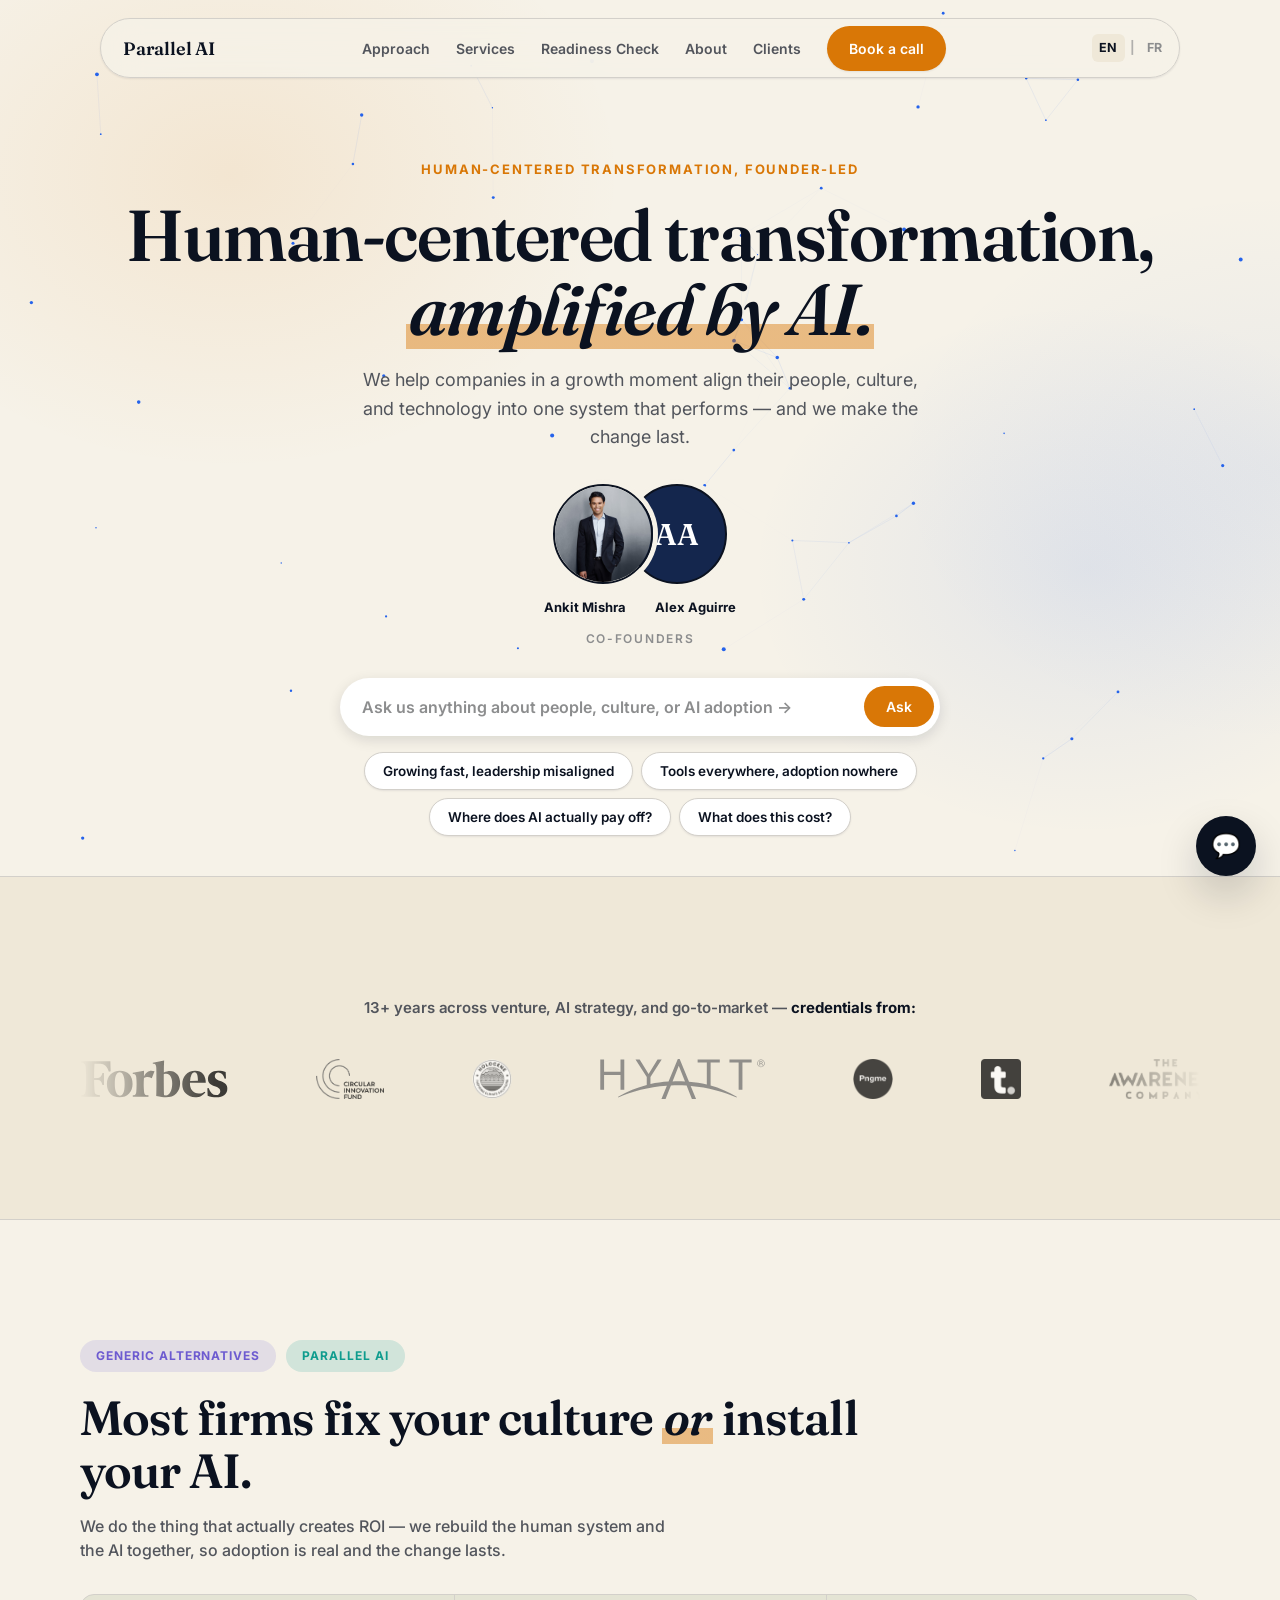
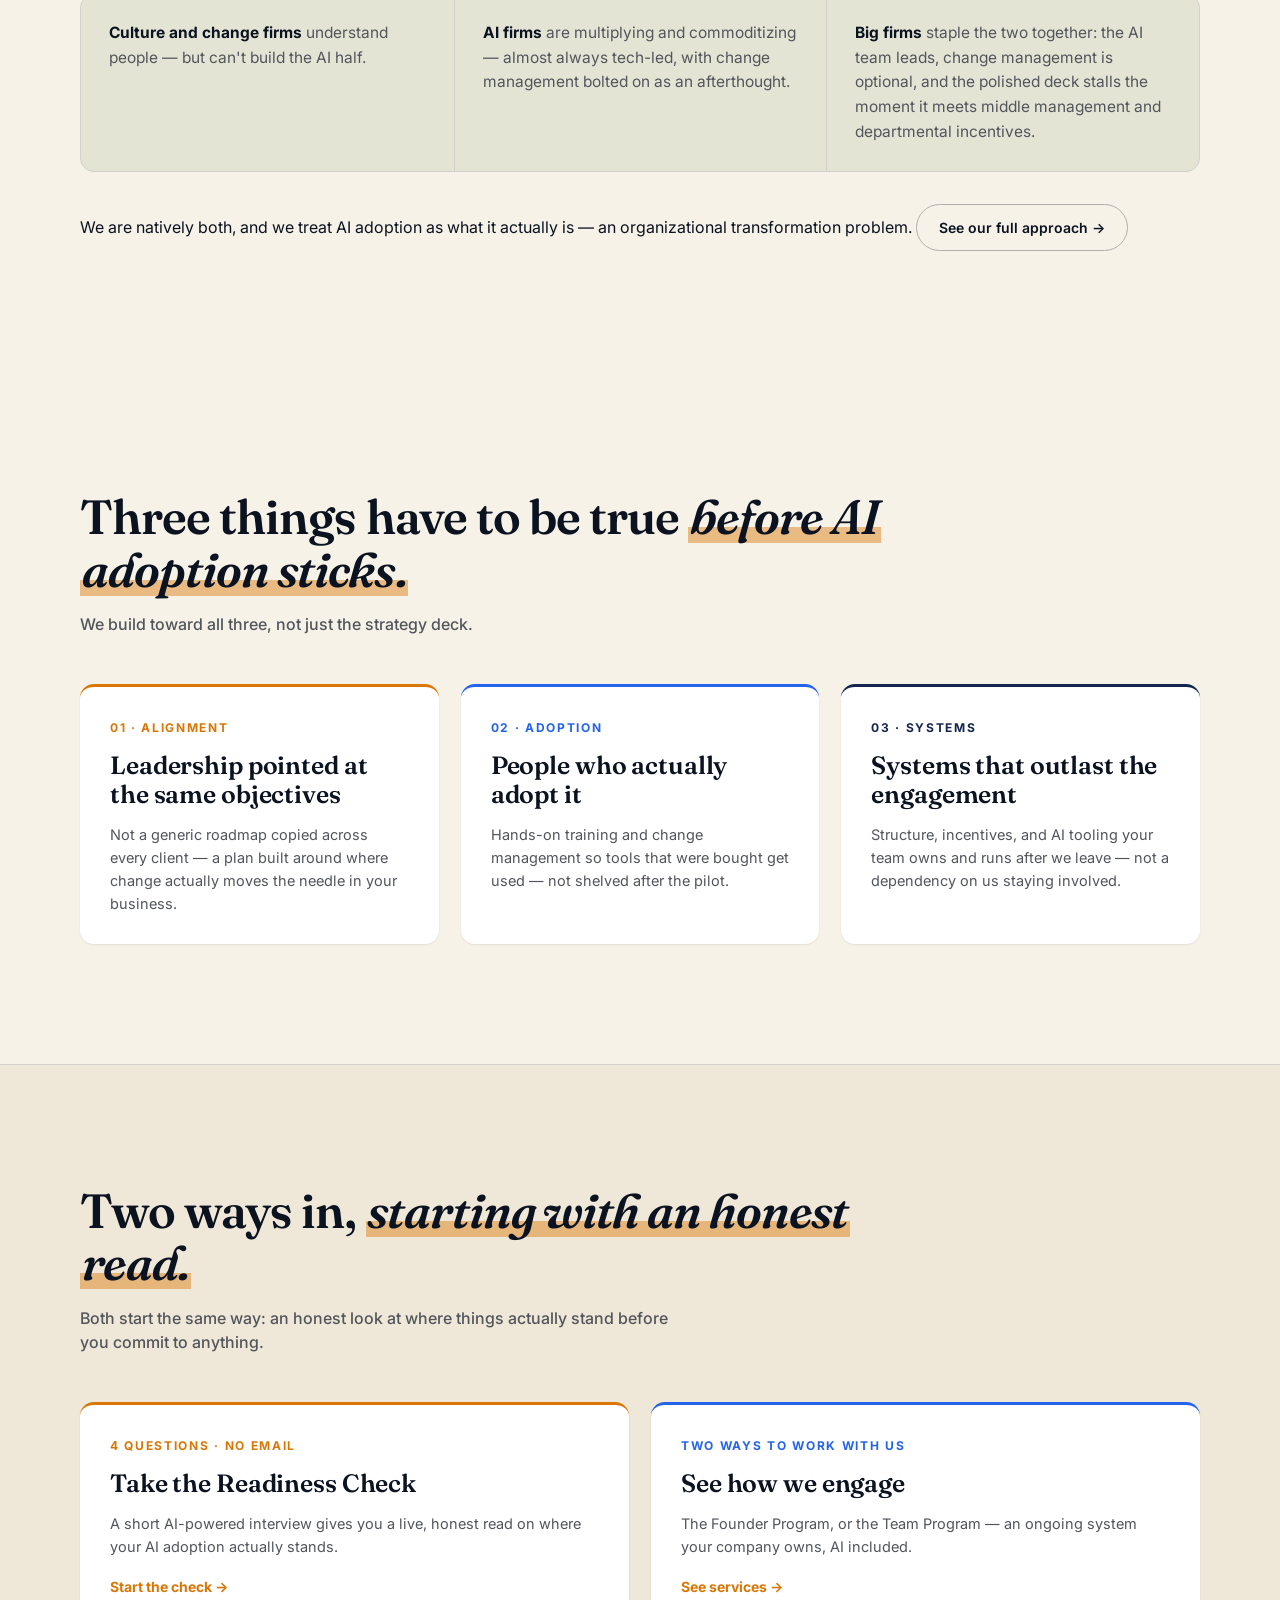
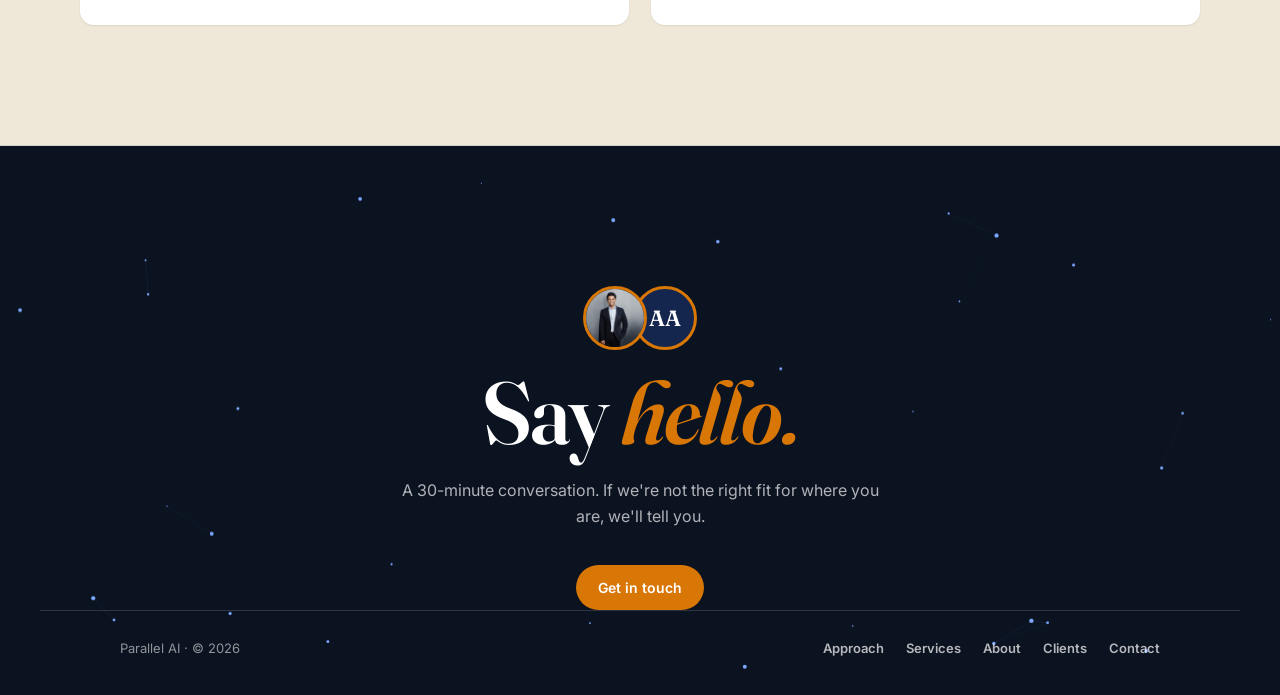
<file: index.html>
<!DOCTYPE html>
<html lang="en">
<head>
<meta charset="UTF-8">
<meta name="viewport" content="width=device-width, initial-scale=1.0">
<title>Parallel AI — Human-Centered Transformation, Amplified by AI</title>
<meta name="description" content="Parallel AI helps companies in a growth moment align their people, culture, and technology into one system that performs — built by operators, not deck-only advisors.">
<meta property="og:title" content="Parallel AI — Human-Centered Transformation, Amplified by AI">
<meta property="og:description" content="We rebuild the human system and the AI together, so adoption is real and the change lasts. Built by operators who've run this inside their own companies.">
<link rel="preconnect" href="https://fonts.googleapis.com">
<link rel="preconnect" href="https://fonts.gstatic.com" crossorigin>
<link href="https://fonts.googleapis.com/css2?family=Fraunces:opsz,wght@9..144,500;9..144,600&family=Inter:wght@400;500;600;700;800&display=swap" rel="stylesheet">
<link rel="stylesheet" href="assets/styles.css">
</head>
<body>

<nav class="floatnav" id="nav">
  <div class="nav-pill" id="navpill">
    <span class="brand">Parallel AI</span>
    <div class="nav-links">
      <a class="navlink" href="approach.html">Approach</a>
      <a class="navlink" href="services.html">Services</a>
      <a class="navlink" href="readiness.html">Readiness Check</a>
      <a class="navlink" href="founders.html">About</a>
      <a class="navlink" href="clients.html">Clients</a>
      <a href="https://calendar.app.google/e9p5NZZGJtZzqpzv5" class="btn btn-primary" target="_blank" rel="noopener">Book a call</a>
    </div>
    <div class="lang-toggle"><a href="index.html" class="active">EN</a><span>|</span><a href="index-fr.html">FR</a></div>
    <button class="hamburger" id="hamburger" aria-label="Menu"></button>
  </div>
</nav>

<header class="hero-frame" id="top">
  <canvas id="field" aria-hidden="true"></canvas>
  <div class="hero-inner">
    <p class="eyebrow reveal">Human-Centered Transformation, Founder-Led</p>
    <h1 class="display reveal">Human-centered transformation, <em>amplified by AI.</em></h1>
    <p class="hero-sub reveal">We help companies in a growth moment align their people, culture, and technology into one system that performs — and we make the change last.</p>
    <div class="sig-lockup reveal">
      <div class="sig-faces">
        <img class="l" src="assets/ankit-headshot.jpg" alt="Ankit Mishra">
        <div class="initials s">AA</div>
      </div>
      <div class="sig-names">
        <span class="nm">Ankit Mishra</span>
        <span class="nm">Alex Aguirre</span>
      </div>
      <span class="sig-role">Co-Founders</span>
    </div>
    <div class="hero-ask reveal">
      <div class="askbar">
        <input type="text" id="hero-ask-input" placeholder="Ask us anything about people, culture, or AI adoption →" autocomplete="off">
        <button id="hero-ask-send">Ask</button>
      </div>
      <div class="ask-chips">
        <button class="ask-chip" data-q="We're growing fast and our leadership team isn't aligned — where do we start?">Growing fast, leadership misaligned</button>
        <button class="ask-chip" data-q="We have AI tools but no one's actually using them — where do we start?">Tools everywhere, adoption nowhere</button>
        <button class="ask-chip" data-q="How do we know where AI actually pays off for our business?">Where does AI actually pay off?</button>
        <button class="ask-chip" data-q="What does an engagement with Parallel AI actually cost?">What does this cost?</button>
      </div>
    </div>
  </div>
</header>

<section class="section bg-surface">
  <div class="wrap cred-inner">
    <p class="cred-line reveal">13+ years across venture, AI strategy, and go-to-market — <b>credentials from:</b></p>
    <div class="credmarq">
      <div class="credtrack">
        <div class="lg-item"><img src="assets/logo-forbes.svg" alt="Forbes"></div>
        <div class="lg-item"><img src="assets/logo-cyclecapital.png" alt="Circular Innovation Fund"></div>
        <div class="lg-item"><img src="assets/logo-holocene.png" alt="Holocene"></div>
        <div class="lg-item"><img src="assets/logo-hyatt.svg" alt="Hyatt"></div>
        <div class="lg-item"><img src="assets/logo-pngme.png" alt="PngMe"></div>
        <div class="lg-item"><img src="assets/logo-tomocredit.png" alt="Tomo Credit"></div>
        <div class="lg-item"><img src="assets/logo-awareness-company.png" alt="The Awareness Company"></div>
        <div class="lg-item"><img src="assets/logo-switch-energy.png" alt="Switch Energy"></div>
        <div class="lg-item"><img src="assets/logo-asoba.png" alt="Asoba"></div>
        <div class="lg-item"><img src="assets/logo-scoothero.png" alt="ScootHero"></div>
        <div class="lg-item"><img src="assets/logo-zimicharge.png" alt="Zimi Charge"></div>
        <div class="lg-item"><img src="assets/logo-mazimobility.png" alt="Mazi Mobility"></div>
        <div class="lg-item"><img src="assets/logo-wildbio.png" alt="WildBio"></div>
        <div class="lg-item"><img src="assets/logo-farmtofeed.svg" alt="Farm to Feed"></div>
        <div class="lg-item"><img src="assets/logo-irokoanalytics.svg" alt="Iroko Analytics"></div>
        <div class="lg-item"><img src="assets/logo-reclaim.png" alt="Reclaim"></div>
        <div class="lg-item"><img src="assets/logo-cinergy.png" alt="Cinergy"></div>
        <div class="lg-item"><img src="assets/logo-faro.svg" alt="Faro"></div>
        <div class="lg-item"><img src="assets/logo-yongeza.png" alt="Yongeza Capital"></div>
        <div class="lg-item"><img src="assets/logo-sensitel.png" alt="Sensitel"></div>
        <div class="lg-item" aria-hidden="true"><img src="assets/logo-forbes.svg" alt=""></div>
        <div class="lg-item" aria-hidden="true"><img src="assets/logo-cyclecapital.png" alt=""></div>
        <div class="lg-item" aria-hidden="true"><img src="assets/logo-holocene.png" alt=""></div>
        <div class="lg-item" aria-hidden="true"><img src="assets/logo-hyatt.svg" alt=""></div>
        <div class="lg-item" aria-hidden="true"><img src="assets/logo-pngme.png" alt=""></div>
        <div class="lg-item" aria-hidden="true"><img src="assets/logo-tomocredit.png" alt=""></div>
        <div class="lg-item" aria-hidden="true"><img src="assets/logo-awareness-company.png" alt=""></div>
        <div class="lg-item" aria-hidden="true"><img src="assets/logo-switch-energy.png" alt=""></div>
        <div class="lg-item" aria-hidden="true"><img src="assets/logo-asoba.png" alt=""></div>
        <div class="lg-item" aria-hidden="true"><img src="assets/logo-scoothero.png" alt=""></div>
        <div class="lg-item" aria-hidden="true"><img src="assets/logo-zimicharge.png" alt=""></div>
        <div class="lg-item" aria-hidden="true"><img src="assets/logo-mazimobility.png" alt=""></div>
        <div class="lg-item" aria-hidden="true"><img src="assets/logo-wildbio.png" alt=""></div>
        <div class="lg-item" aria-hidden="true"><img src="assets/logo-farmtofeed.svg" alt=""></div>
        <div class="lg-item" aria-hidden="true"><img src="assets/logo-irokoanalytics.svg" alt=""></div>
        <div class="lg-item" aria-hidden="true"><img src="assets/logo-reclaim.png" alt=""></div>
        <div class="lg-item" aria-hidden="true"><img src="assets/logo-cinergy.png" alt=""></div>
        <div class="lg-item" aria-hidden="true"><img src="assets/logo-faro.svg" alt=""></div>
        <div class="lg-item" aria-hidden="true"><img src="assets/logo-yongeza.png" alt=""></div>
        <div class="lg-item" aria-hidden="true"><img src="assets/logo-sensitel.png" alt=""></div>
      </div>
    </div>
  </div>
</section>

<section class="section">
  <div class="wrap">
    <div class="cmp-tags reveal"><span class="cmp-tag them">Generic Alternatives</span><span class="cmp-tag us">Parallel AI</span></div>
    <h2 class="display reveal">Most firms fix your culture <em>or</em> install your AI.</h2>
    <p class="ch-sub reveal">We do the thing that actually creates ROI — we rebuild the human system and the AI together, so adoption is real and the change lasts.</p>
    <div class="cmp-boxes reveal">
      <div class="cmp-box">
        <p><b>Culture and change firms</b> understand people — but can't build the AI half.</p>
      </div>
      <div class="cmp-box">
        <p><b>AI firms</b> are multiplying and commoditizing — almost always tech-led, with change management bolted on as an afterthought.</p>
      </div>
      <div class="cmp-box">
        <p><b>Big firms</b> staple the two together: the AI team leads, change management is optional, and the polished deck stalls the moment it meets middle management and departmental incentives.</p>
      </div>
    </div>
    <p class="reveal" style="margin-top:32px;">We are natively both, and we treat AI adoption as what it actually is — an organizational transformation problem. <a href="approach.html" class="btn btn-ghost">See our full approach →</a></p>
  </div>
</section>

<section class="section">
  <div class="wrap">
    <h2 class="display reveal">Three things have to be true <em>before AI adoption sticks.</em></h2>
    <p class="ch-sub reveal">We build toward all three, not just the strategy deck.</p>
    <div class="grid-3">
      <div class="card reveal">
        <span class="k">01 · Alignment</span>
        <h3>Leadership pointed at the same objectives</h3>
        <p>Not a generic roadmap copied across every client — a plan built around where change actually moves the needle in your business.</p>
      </div>
      <div class="card reveal">
        <span class="k">02 · Adoption</span>
        <h3>People who actually adopt it</h3>
        <p>Hands-on training and change management so tools that were bought get used — not shelved after the pilot.</p>
      </div>
      <div class="card reveal">
        <span class="k">03 · Systems</span>
        <h3>Systems that outlast the engagement</h3>
        <p>Structure, incentives, and AI tooling your team owns and runs after we leave — not a dependency on us staying involved.</p>
      </div>
    </div>
  </div>
</section>

<section class="section bg-surface">
  <div class="wrap">
    <h2 class="display reveal">Two ways in, <em>starting with an honest read.</em></h2>
    <p class="ch-sub reveal">Both start the same way: an honest look at where things actually stand before you commit to anything.</p>
    <div class="grid-2">
      <a class="card reveal" href="readiness.html">
        <span class="k">4 questions · no email</span>
        <h3>Take the Readiness Check</h3>
        <p>A short AI-powered interview gives you a live, honest read on where your AI adoption actually stands.</p>
        <span class="card-link">Start the check →</span>
      </a>
      <a class="card reveal" href="services.html">
        <span class="k">Two ways to work with us</span>
        <h3>See how we engage</h3>
        <p>The Founder Program, or the Team Program — an ongoing system your company owns, AI included.</p>
        <span class="card-link">See services →</span>
      </a>
    </div>
  </div>
</section>

<section class="ch-hello bg-dark" id="contact">
  <canvas id="field-dark" aria-hidden="true"></canvas>
  <div class="wrap">
    <div class="hello-avatars reveal">
      <img src="assets/ankit-headshot.jpg" alt="Ankit Mishra">
      <div class="initials">AA</div>
    </div>
    <h2 class="reveal">Say <em>hello.</em></h2>
    <p class="sub reveal">A 30-minute conversation. If we're not the right fit for where you are, we'll tell you.</p>
    <div class="hello-ctas reveal">
      <a href="contact.html" class="btn btn-primary">Get in touch</a>
    </div>
    <div class="foot">
      <span>Parallel AI · © 2026</span>
      <div class="foot-links">
        <a href="approach.html">Approach</a><a href="services.html">Services</a><a href="founders.html">About</a><a href="clients.html">Clients</a><a href="contact.html">Contact</a>
      </div>
    </div>
  </div>
</section>

<div class="bot" id="bot">
  <span class="bot-icon">💬</span>
  <div class="bot-head">
    <span class="dot"></span>
    <div class="who">Parallel Concierge<span>AI-assisted, ask anything</span></div>
    <button class="bot-close" id="bot-close">×</button>
  </div>
  <div class="bot-panel">
    <div class="bot-thread" id="bot-thread">
      <div class="msg bot-m">Questions about leadership, culture, AI adoption, or how we work? Ask me anything — I'll answer honestly.</div>
    </div>
    <div class="bot-chips" id="bot-chips">
      <button class="bot-chip">What does an engagement cost?</button>
      <button class="bot-chip">Why not a big-name consultancy?</button>
      <button class="bot-chip">Can I talk to a human?</button>
    </div>
    <div class="bot-input-row">
      <input type="text" id="bot-input" placeholder="Ask anything…">
      <button class="bot-send" id="bot-send">Send</button>
    </div>
  </div>
</div>

<script src="assets/site.js"></script>
</body>
</html>
</file>
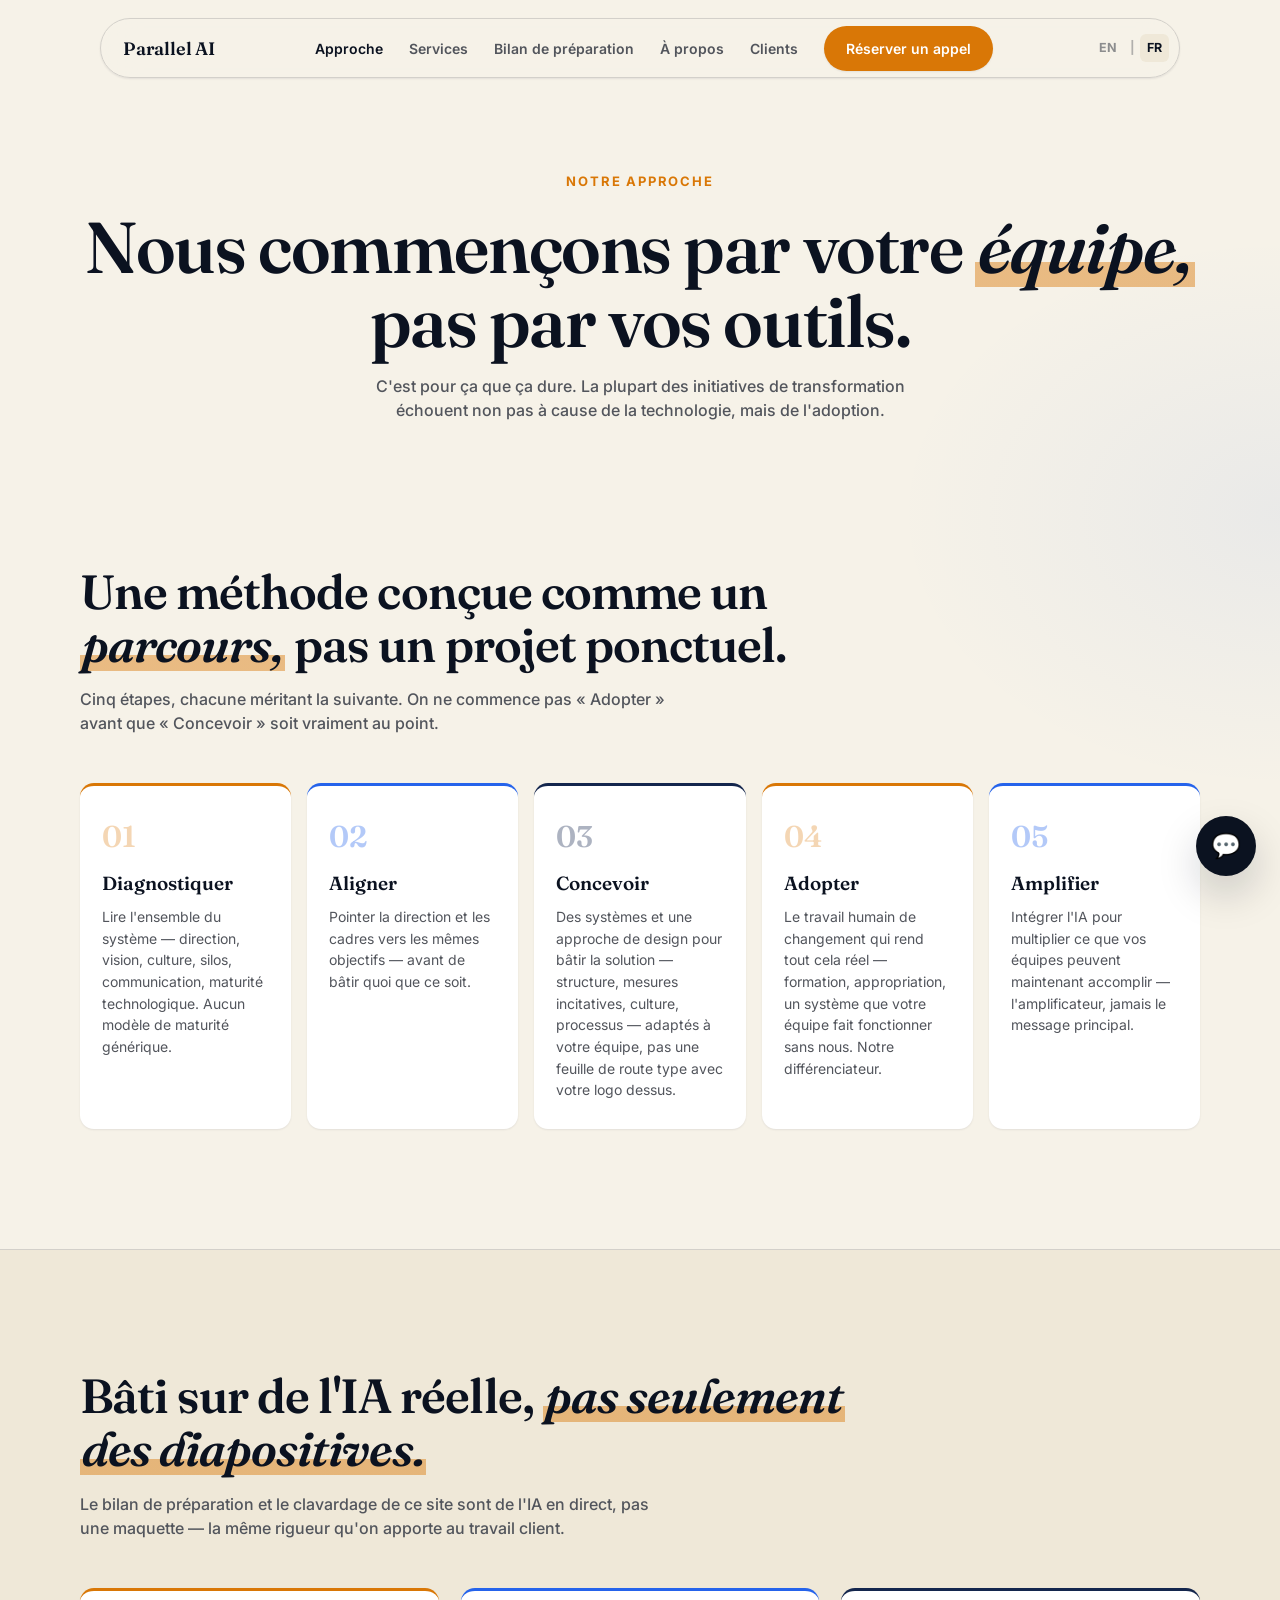
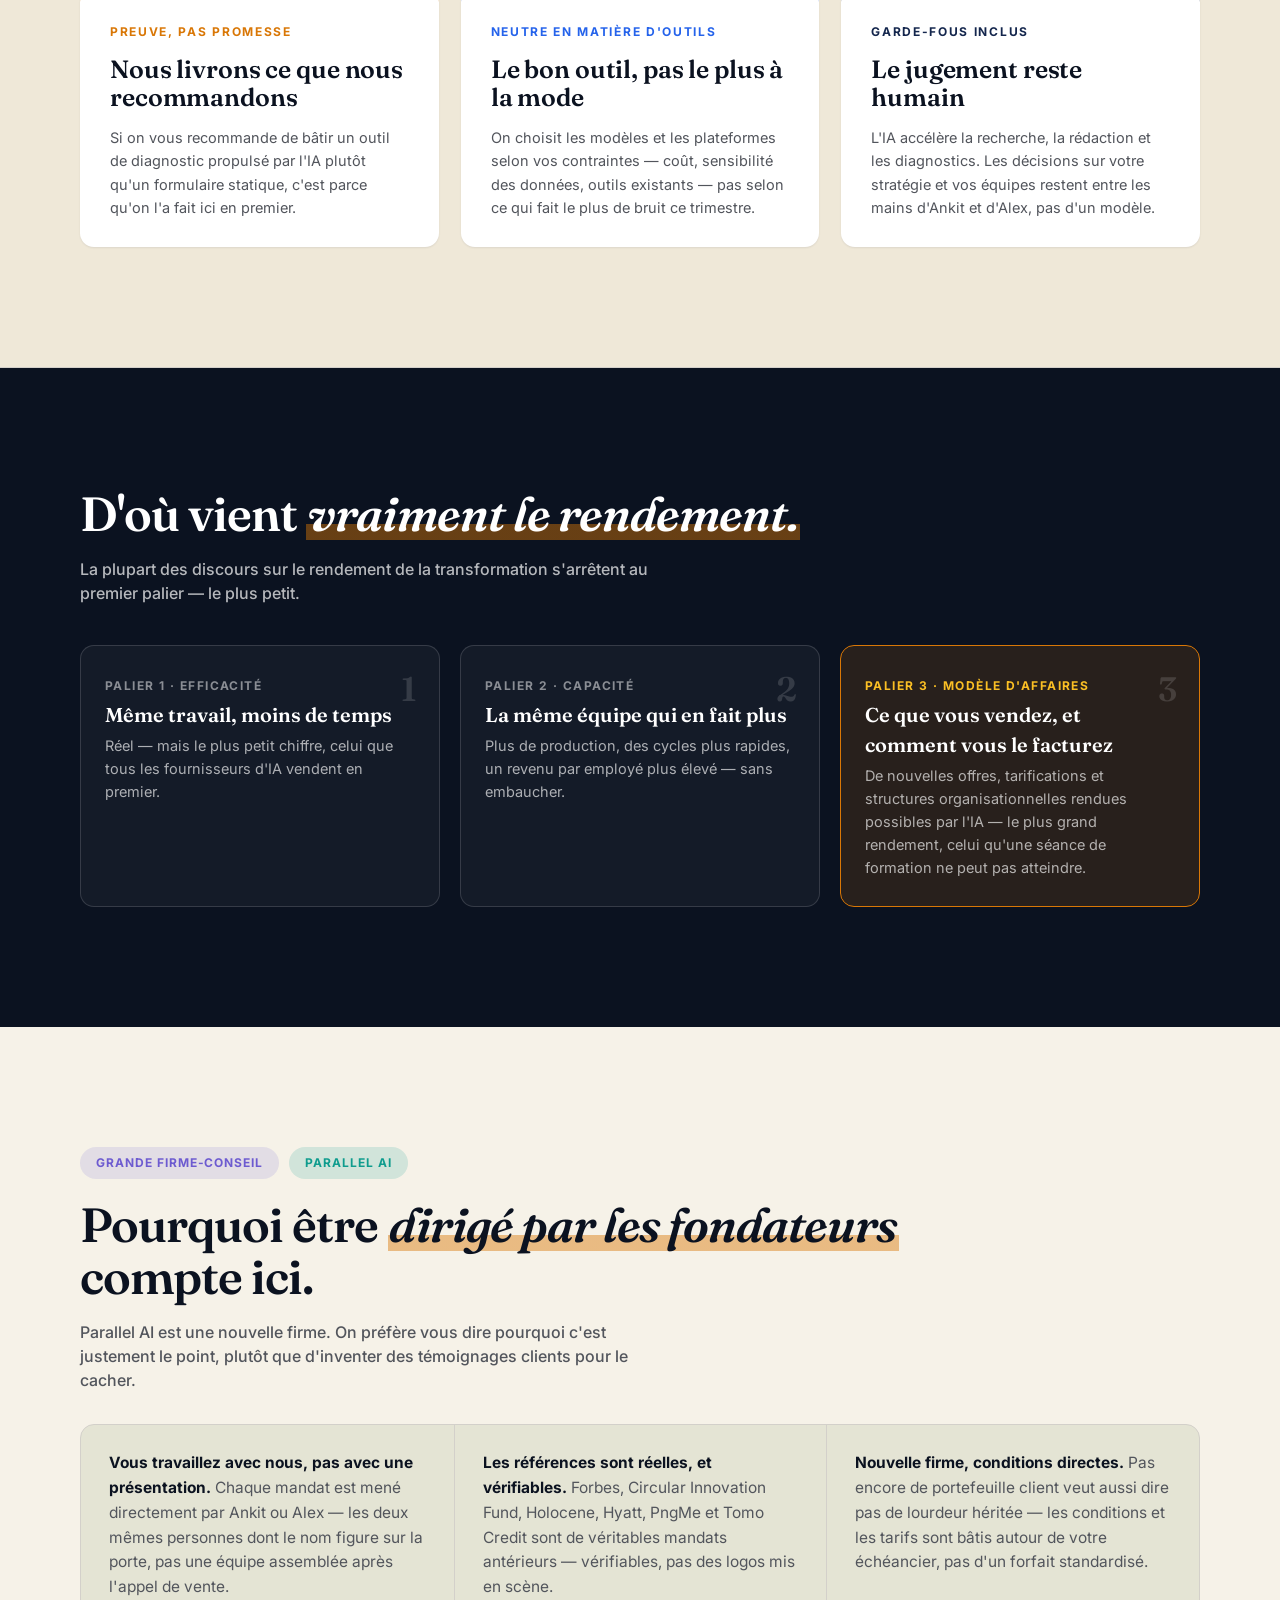
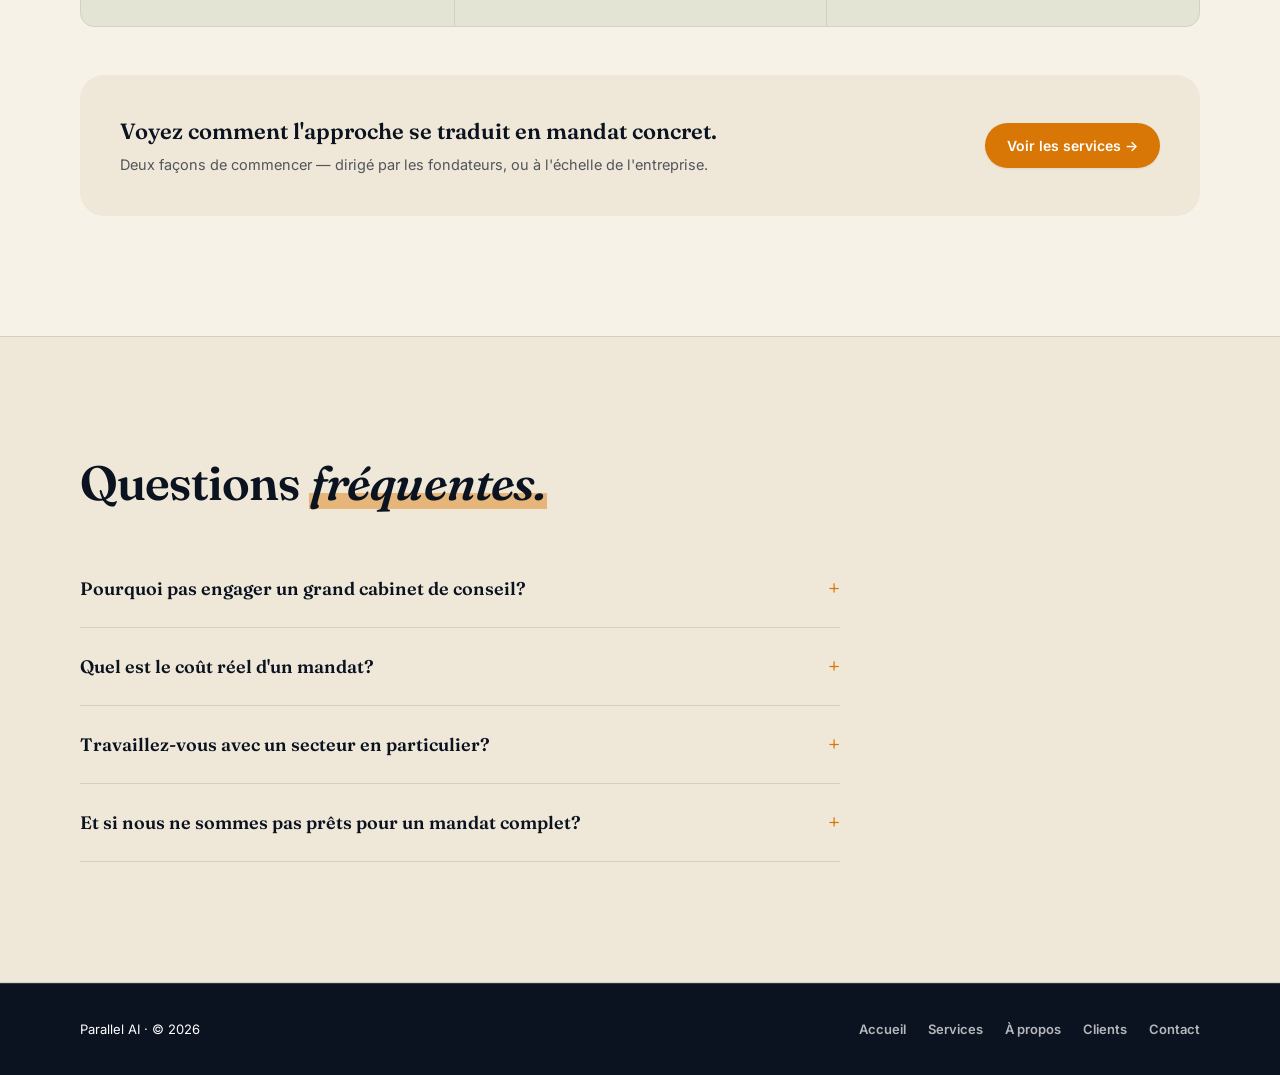
<file: approach-fr.html>
<!DOCTYPE html>
<html lang="fr">
<head>
<meta charset="UTF-8">
<meta name="viewport" content="width=device-width, initial-scale=1.0">
<title>Approche — Parallel AI</title>
<meta name="description" content="Comment fonctionne l'approche de Parallel AI : une méthode conçue comme un parcours, pas un projet ponctuel — Diagnostiquer, Aligner, Concevoir, Adopter, Amplifier.">
<link rel="preconnect" href="https://fonts.googleapis.com">
<link rel="preconnect" href="https://fonts.gstatic.com" crossorigin>
<link href="https://fonts.googleapis.com/css2?family=Fraunces:opsz,wght@9..144,500;9..144,600&family=Inter:wght@400;500;600;700;800&display=swap" rel="stylesheet">
<link rel="stylesheet" href="assets/styles.css">
</head>
<body>

<nav class="floatnav" id="nav">
  <div class="nav-pill" id="navpill">
    <a class="brand" href="index-fr.html">Parallel AI</a>
    <div class="nav-links">
      <a class="navlink" href="approach-fr.html">Approche</a>
      <a class="navlink" href="services-fr.html">Services</a>
      <a class="navlink" href="readiness-fr.html">Bilan de préparation</a>
      <a class="navlink" href="founders-fr.html">À propos</a>
      <a class="navlink" href="clients-fr.html">Clients</a>
      <a href="https://calendar.app.google/e9p5NZZGJtZzqpzv5" class="btn btn-primary" target="_blank" rel="noopener">Réserver un appel</a>
    </div>
    <div class="lang-toggle"><a href="approach.html">EN</a><span>|</span><a href="approach-fr.html" class="active">FR</a></div>
    <button class="hamburger" id="hamburger" aria-label="Menu"></button>
  </div>
</nav>

<header class="pagehead">
  <div class="wrap">
    <p class="eyebrow reveal">Notre approche</p>
    <h1 class="display reveal">Nous commençons par votre <em>équipe,</em> pas par vos outils.</h1>
    <p class="ch-sub reveal" style="margin-left:auto;margin-right:auto;text-align:center;">C'est pour ça que ça dure. La plupart des initiatives de transformation échouent non pas à cause de la technologie, mais de l'adoption.</p>
  </div>
</header>

<section class="section tight">
  <div class="wrap">
    <h2 class="display reveal">Une méthode conçue comme un <em>parcours,</em> pas un projet ponctuel.</h2>
    <p class="ch-sub reveal">Cinq étapes, chacune méritant la suivante. On ne commence pas « Adopter » avant que « Concevoir » soit vraiment au point.</p>
    <div class="grid-4">
      <div class="step reveal">
        <div class="step-n">01</div>
        <h3>Diagnostiquer</h3>
        <p>Lire l'ensemble du système — direction, vision, culture, silos, communication, maturité technologique. Aucun modèle de maturité générique.</p>
      </div>
      <div class="step reveal">
        <div class="step-n">02</div>
        <h3>Aligner</h3>
        <p>Pointer la direction et les cadres vers les mêmes objectifs — avant de bâtir quoi que ce soit.</p>
      </div>
      <div class="step reveal">
        <div class="step-n">03</div>
        <h3>Concevoir</h3>
        <p>Des systèmes et une approche de design pour bâtir la solution — structure, mesures incitatives, culture, processus — adaptés à votre équipe, pas une feuille de route type avec votre logo dessus.</p>
      </div>
      <div class="step reveal">
        <div class="step-n">04</div>
        <h3>Adopter</h3>
        <p>Le travail humain de changement qui rend tout cela réel — formation, appropriation, un système que votre équipe fait fonctionner sans nous. Notre différenciateur.</p>
      </div>
      <div class="step reveal">
        <div class="step-n">05</div>
        <h3>Amplifier</h3>
        <p>Intégrer l'IA pour multiplier ce que vos équipes peuvent maintenant accomplir — l'amplificateur, jamais le message principal.</p>
      </div>
    </div>
  </div>
</section>

<section class="section bg-surface">
  <div class="wrap">
    <h2 class="display reveal">Bâti sur de l'IA réelle, <em>pas seulement des diapositives.</em></h2>
    <p class="ch-sub reveal">Le bilan de préparation et le clavardage de ce site sont de l'IA en direct, pas une maquette — la même rigueur qu'on apporte au travail client.</p>
    <div class="grid-3">
      <div class="card reveal">
        <span class="k">Preuve, pas promesse</span>
        <h3>Nous livrons ce que nous recommandons</h3>
        <p>Si on vous recommande de bâtir un outil de diagnostic propulsé par l'IA plutôt qu'un formulaire statique, c'est parce qu'on l'a fait ici en premier.</p>
      </div>
      <div class="card reveal">
        <span class="k">Neutre en matière d'outils</span>
        <h3>Le bon outil, pas le plus à la mode</h3>
        <p>On choisit les modèles et les plateformes selon vos contraintes — coût, sensibilité des données, outils existants — pas selon ce qui fait le plus de bruit ce trimestre.</p>
      </div>
      <div class="card reveal">
        <span class="k">Garde-fous inclus</span>
        <h3>Le jugement reste humain</h3>
        <p>L'IA accélère la recherche, la rédaction et les diagnostics. Les décisions sur votre stratégie et vos équipes restent entre les mains d'Ankit et d'Alex, pas d'un modèle.</p>
      </div>
    </div>
  </div>
</section>

<section class="section bg-dark">
  <div class="wrap">
    <h2 class="display reveal">D'où vient <em>vraiment le rendement.</em></h2>
    <p class="ch-sub reveal">La plupart des discours sur le rendement de la transformation s'arrêtent au premier palier — le plus petit.</p>
    <div class="pg-grid3">
      <div class="tier-box reveal"><span class="tb-n">1</span><span class="tb-k">Palier 1 · Efficacité</span><h3>Même travail, moins de temps</h3><p>Réel — mais le plus petit chiffre, celui que tous les fournisseurs d'IA vendent en premier.</p></div>
      <div class="tier-box reveal"><span class="tb-n">2</span><span class="tb-k">Palier 2 · Capacité</span><h3>La même équipe qui en fait plus</h3><p>Plus de production, des cycles plus rapides, un revenu par employé plus élevé — sans embaucher.</p></div>
      <div class="tier-box t3 reveal"><span class="tb-n">3</span><span class="tb-k">Palier 3 · Modèle d'affaires</span><h3>Ce que vous vendez, et comment vous le facturez</h3><p>De nouvelles offres, tarifications et structures organisationnelles rendues possibles par l'IA — le plus grand rendement, celui qu'une séance de formation ne peut pas atteindre.</p></div>
    </div>
  </div>
</section>

<section class="section">
  <div class="wrap">
    <div class="cmp-tags reveal"><span class="cmp-tag them">Grande Firme-Conseil</span><span class="cmp-tag us">Parallel AI</span></div>
    <h2 class="display reveal">Pourquoi être <em>dirigé par les fondateurs</em> compte ici.</h2>
    <p class="ch-sub reveal">Parallel AI est une nouvelle firme. On préfère vous dire pourquoi c'est justement le point, plutôt que d'inventer des témoignages clients pour le cacher.</p>
    <div class="cmp-boxes reveal">
      <div class="cmp-box">
        <p><b>Vous travaillez avec nous, pas avec une présentation.</b> Chaque mandat est mené directement par Ankit ou Alex — les deux mêmes personnes dont le nom figure sur la porte, pas une équipe assemblée après l'appel de vente.</p>
      </div>
      <div class="cmp-box">
        <p><b>Les références sont réelles, et vérifiables.</b> Forbes, Circular Innovation Fund, Holocene, Hyatt, PngMe et Tomo Credit sont de véritables mandats antérieurs — vérifiables, pas des logos mis en scène.</p>
      </div>
      <div class="cmp-box">
        <p><b>Nouvelle firme, conditions directes.</b> Pas encore de portefeuille client veut aussi dire pas de lourdeur héritée — les conditions et les tarifs sont bâtis autour de votre échéancier, pas d'un forfait standardisé.</p>
      </div>
    </div>
    <div class="cta-band reveal">
      <div>
        <h3>Voyez comment l'approche se traduit en mandat concret.</h3>
        <p>Deux façons de commencer — dirigé par les fondateurs, ou à l'échelle de l'entreprise.</p>
      </div>
      <a href="services-fr.html" class="btn btn-primary">Voir les services →</a>
    </div>
  </div>
</section>

<section class="section bg-surface" id="faq">
  <div class="wrap">
    <h2 class="display reveal">Questions <em>fréquentes.</em></h2>
    <div class="faq-list">
      <details class="faq-item reveal">
        <summary>Pourquoi pas engager un grand cabinet de conseil?</summary>
        <p>Surtout une question d'échelle — un grand cabinet vous donne un associé pour l'appel de vente et des analystes pour le travail. Ici, les fondateurs font le travail eux-mêmes. C'est un compromis : moins de profondeur d'équipe, mais plus d'imputabilité directe et de rapidité.</p>
      </details>
      <details class="faq-item reveal">
        <summary>Quel est le coût réel d'un mandat?</summary>
        <p>On n'a pas publié de tarifs fixes — Parallel AI est assez jeune pour préférer adapter le prix à votre situation lors d'un appel plutôt que de citer un chiffre qui ne correspond pas. Demandez au concierge ou réservez un appel pour en discuter vraiment.</p>
      </details>
      <details class="faq-item reveal">
        <summary>Travaillez-vous avec un secteur en particulier?</summary>
        <p>Le parcours direct d'Ankit est en fintech et technologies propres, mais la méthode — diagnostiquer, aligner, concevoir, adopter, amplifier — n'est pas propre à un secteur. Si votre direction n'est pas alignée, si votre équipe a des outils sans adoption, ou si vous n'avez aucune stratégie de croissance, c'est le vrai signal à surveiller.</p>
      </details>
      <details class="faq-item reveal">
        <summary>Et si nous ne sommes pas prêts pour un mandat complet?</summary>
        <p>Commencez par le bilan de préparation gratuit — quatre questions, aucun courriel, un bilan généré en direct par l'IA sur votre situation. Il est conçu pour vous dire honnêtement si le moment n'est pas bon, pas seulement pour vous convaincre.</p>
      </details>
    </div>
  </div>
</section>

<section class="foot bg-dark" style="padding-top:36px;">
  <div class="wrap" style="display:flex;justify-content:space-between;align-items:center;gap:20px;flex-wrap:wrap;width:100%;">
    <span>Parallel AI · © 2026</span>
    <div class="foot-links">
      <a href="index-fr.html">Accueil</a><a href="services-fr.html">Services</a><a href="founders-fr.html">À propos</a><a href="clients-fr.html">Clients</a><a href="contact-fr.html">Contact</a>
    </div>
  </div>
</section>

<div class="bot" id="bot">
  <span class="bot-icon">💬</span>
  <div class="bot-head">
    <span class="dot"></span>
    <div class="who">Concierge Parallel<span>Assisté par IA, posez vos questions</span></div>
    <button class="bot-close" id="bot-close">×</button>
  </div>
  <div class="bot-panel">
    <div class="bot-thread" id="bot-thread">
      <div class="msg bot-m">Des questions sur le leadership, la culture, l'adoption de l'IA ou notre façon de travailler? Demandez-moi n'importe quoi — je répondrai honnêtement.</div>
    </div>
    <div class="bot-chips" id="bot-chips">
      <button class="bot-chip">Quel est le coût d'un mandat?</button>
      <button class="bot-chip">Pourquoi pas un grand cabinet de conseil?</button>
      <button class="bot-chip">Puis-je parler à quelqu'un?</button>
    </div>
    <div class="bot-input-row">
      <input type="text" id="bot-input" placeholder="Posez votre question…">
      <button class="bot-send" id="bot-send">Envoyer</button>
    </div>
  </div>
</div>

<script src="assets/site.js"></script>
</body>
</html>
</file>
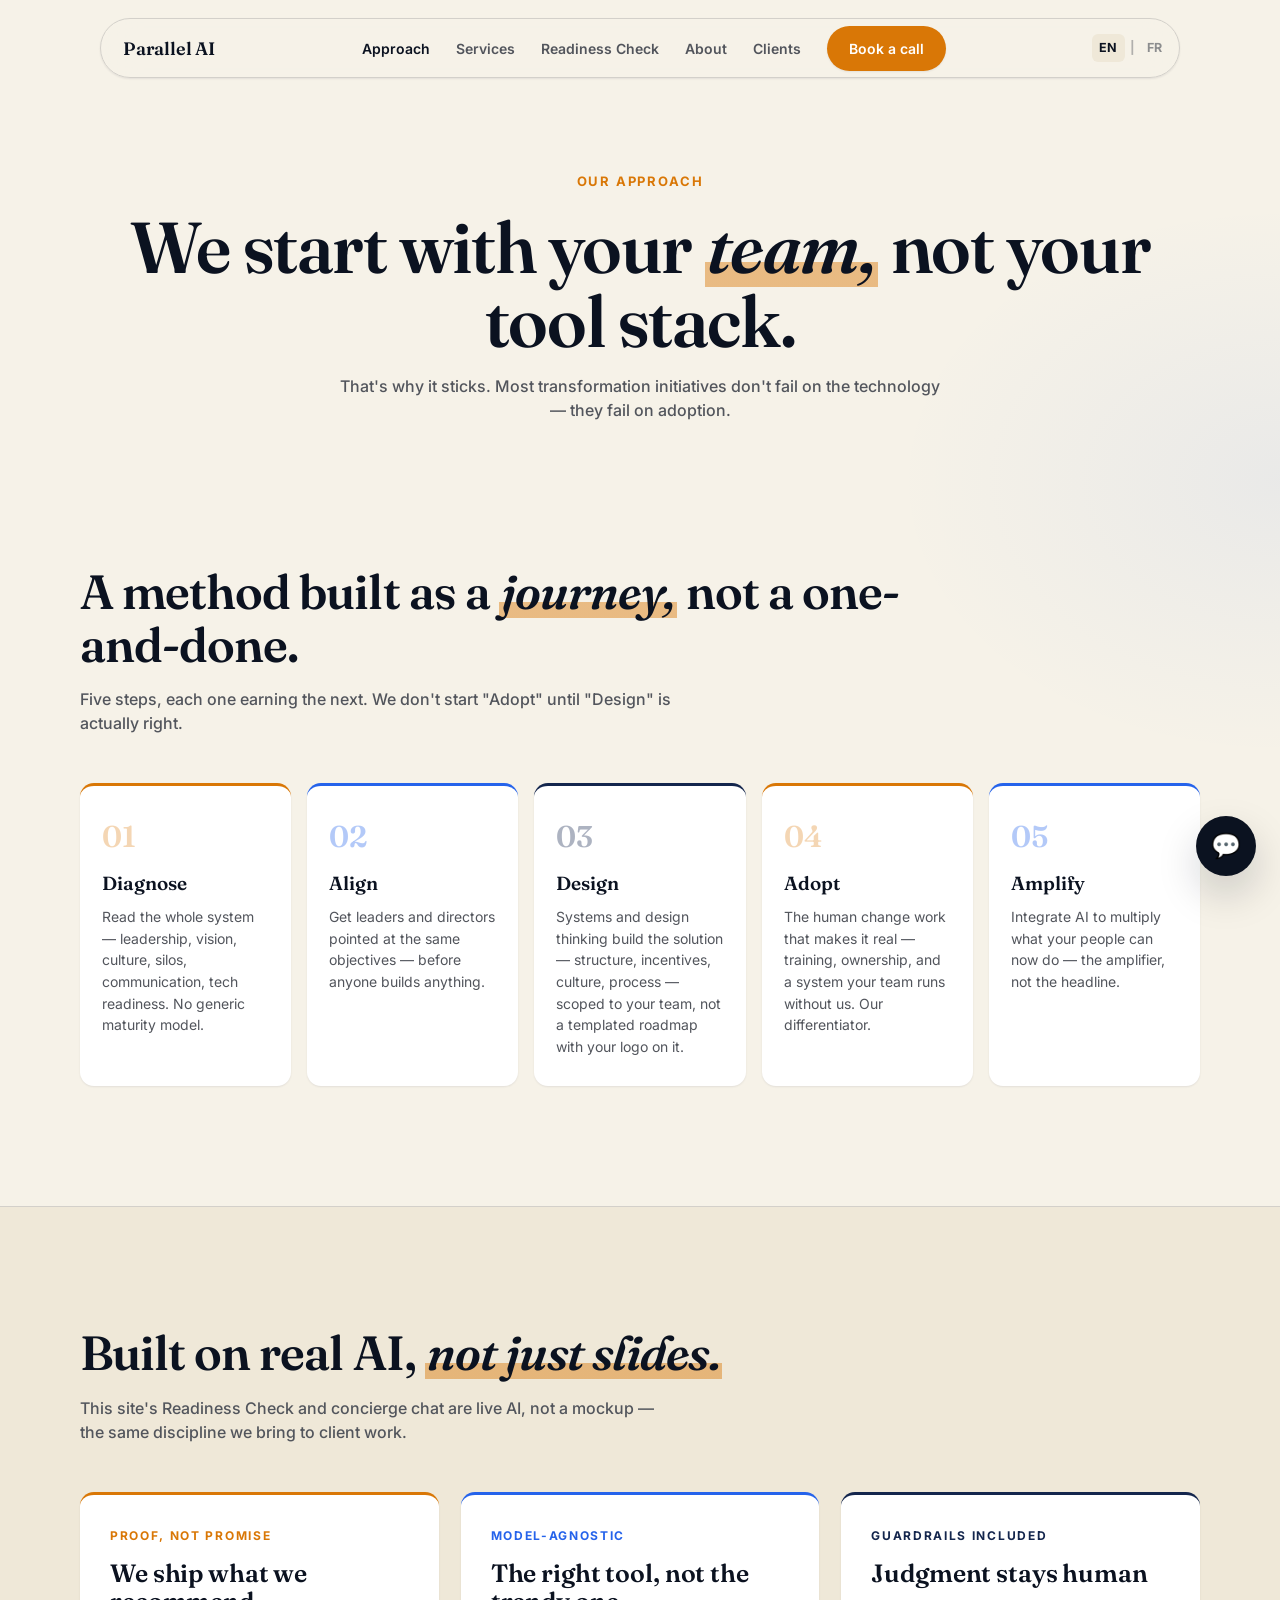
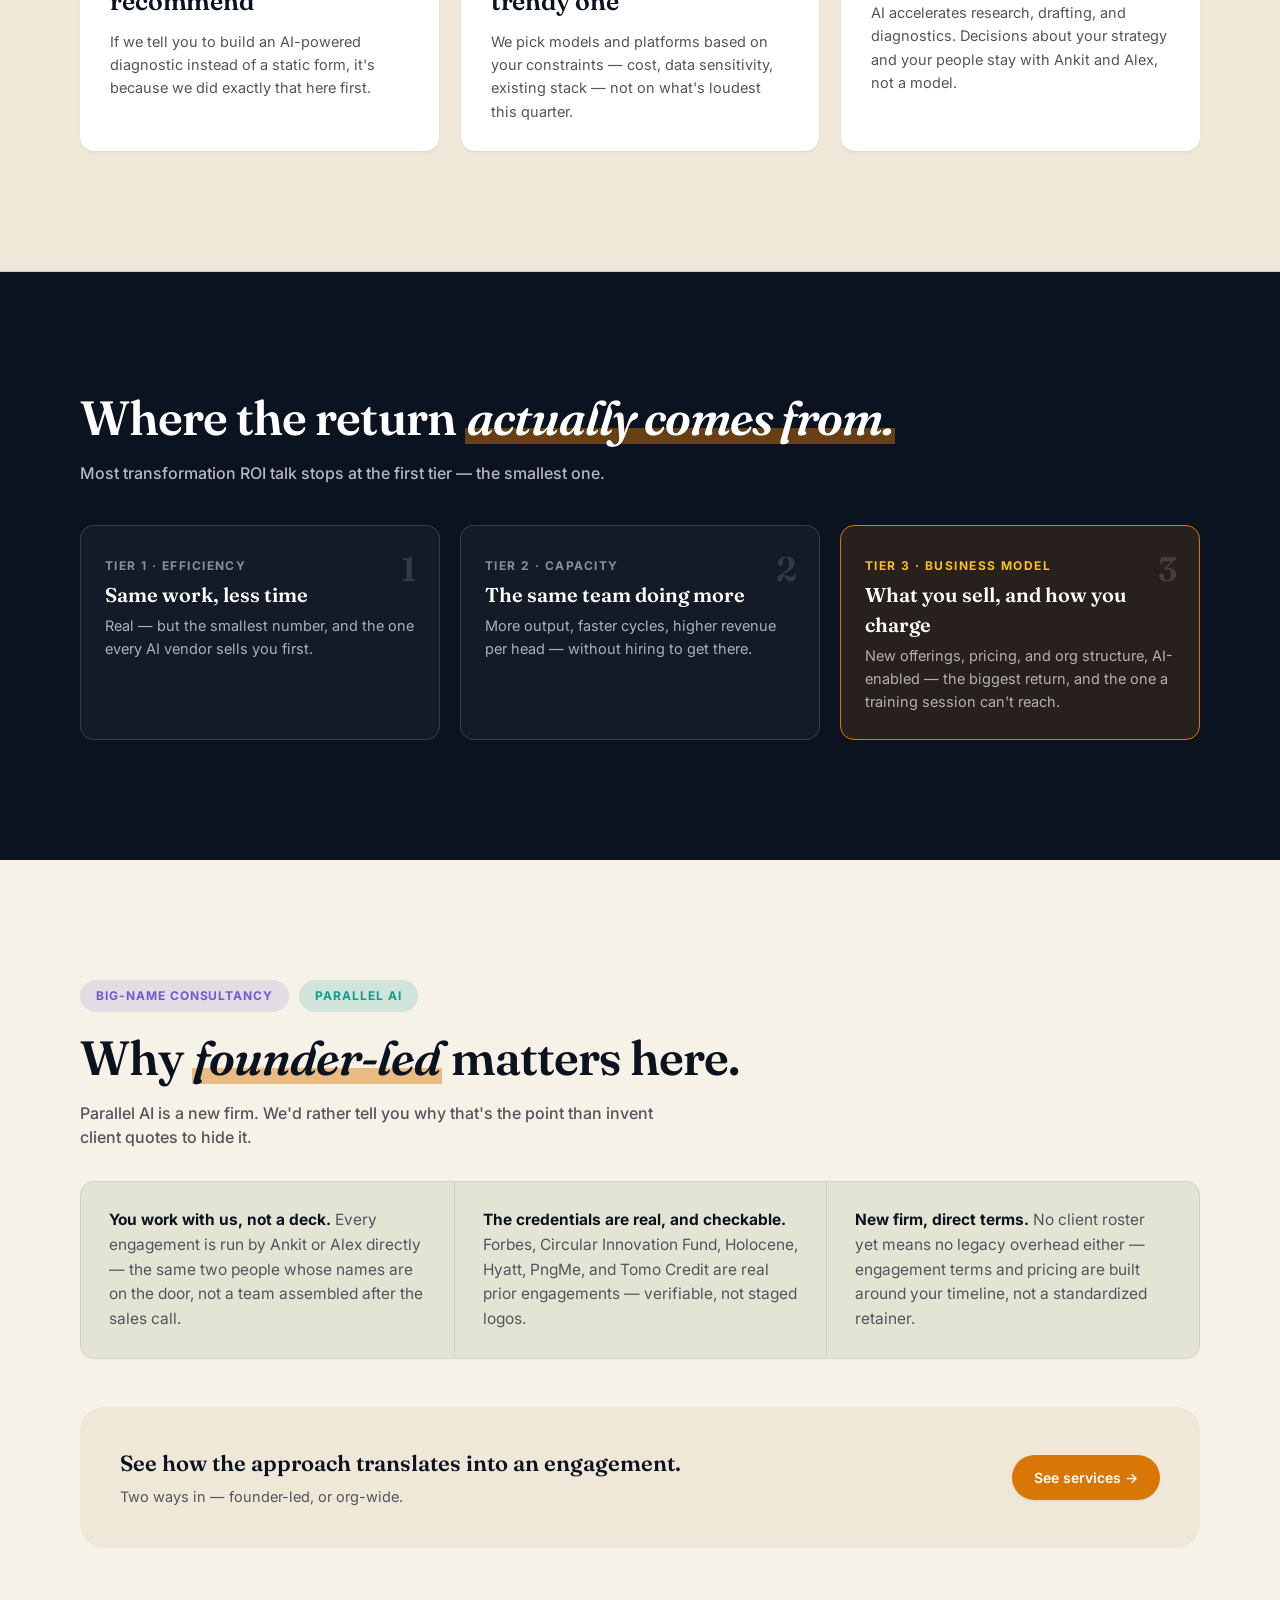
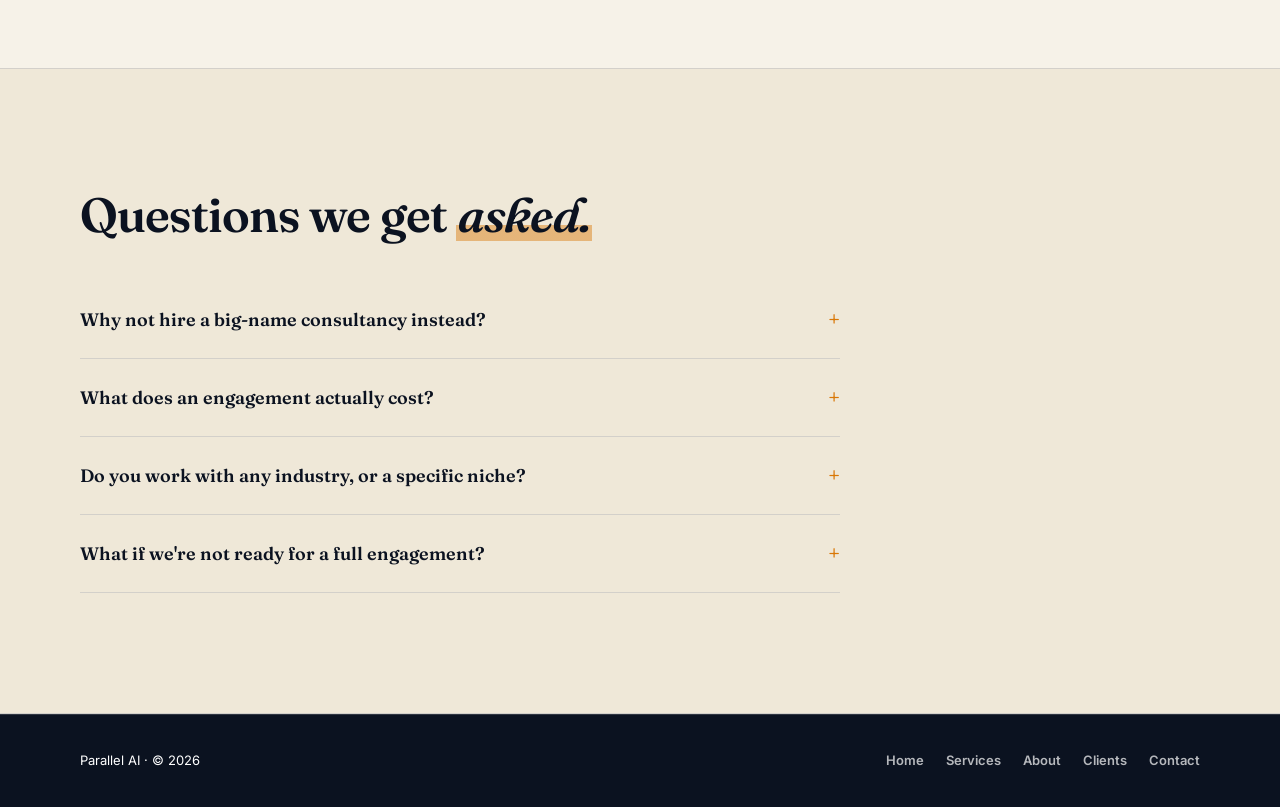
<file: approach.html>
<!DOCTYPE html>
<html lang="en">
<head>
<meta charset="UTF-8">
<meta name="viewport" content="width=device-width, initial-scale=1.0">
<title>Approach — Parallel AI</title>
<meta name="description" content="How Parallel AI's approach works: a method built as a journey, not a one-and-done — Diagnose, Align, Design, Adopt, Amplify.">
<link rel="preconnect" href="https://fonts.googleapis.com">
<link rel="preconnect" href="https://fonts.gstatic.com" crossorigin>
<link href="https://fonts.googleapis.com/css2?family=Fraunces:opsz,wght@9..144,500;9..144,600&family=Inter:wght@400;500;600;700;800&display=swap" rel="stylesheet">
<link rel="stylesheet" href="assets/styles.css">
</head>
<body>

<nav class="floatnav" id="nav">
  <div class="nav-pill" id="navpill">
    <a class="brand" href="index.html">Parallel AI</a>
    <div class="nav-links">
      <a class="navlink" href="approach.html">Approach</a>
      <a class="navlink" href="services.html">Services</a>
      <a class="navlink" href="readiness.html">Readiness Check</a>
      <a class="navlink" href="founders.html">About</a>
      <a class="navlink" href="clients.html">Clients</a>
      <a href="https://calendar.app.google/e9p5NZZGJtZzqpzv5" class="btn btn-primary" target="_blank" rel="noopener">Book a call</a>
    </div>
    <div class="lang-toggle"><a href="approach.html" class="active">EN</a><span>|</span><a href="approach-fr.html">FR</a></div>
    <button class="hamburger" id="hamburger" aria-label="Menu"></button>
  </div>
</nav>

<header class="pagehead">
  <div class="wrap">
    <p class="eyebrow reveal">Our Approach</p>
    <h1 class="display reveal">We start with your <em>team,</em> not your tool stack.</h1>
    <p class="ch-sub reveal" style="margin-left:auto;margin-right:auto;text-align:center;">That's why it sticks. Most transformation initiatives don't fail on the technology — they fail on adoption.</p>
  </div>
</header>

<section class="section tight">
  <div class="wrap">
    <h2 class="display reveal">A method built as a <em>journey,</em> not a one-and-done.</h2>
    <p class="ch-sub reveal">Five steps, each one earning the next. We don't start "Adopt" until "Design" is actually right.</p>
    <div class="grid-4">
      <div class="step reveal">
        <div class="step-n">01</div>
        <h3>Diagnose</h3>
        <p>Read the whole system — leadership, vision, culture, silos, communication, tech readiness. No generic maturity model.</p>
      </div>
      <div class="step reveal">
        <div class="step-n">02</div>
        <h3>Align</h3>
        <p>Get leaders and directors pointed at the same objectives — before anyone builds anything.</p>
      </div>
      <div class="step reveal">
        <div class="step-n">03</div>
        <h3>Design</h3>
        <p>Systems and design thinking build the solution — structure, incentives, culture, process — scoped to your team, not a templated roadmap with your logo on it.</p>
      </div>
      <div class="step reveal">
        <div class="step-n">04</div>
        <h3>Adopt</h3>
        <p>The human change work that makes it real — training, ownership, and a system your team runs without us. Our differentiator.</p>
      </div>
      <div class="step reveal">
        <div class="step-n">05</div>
        <h3>Amplify</h3>
        <p>Integrate AI to multiply what your people can now do — the amplifier, not the headline.</p>
      </div>
    </div>
  </div>
</section>

<section class="section bg-surface">
  <div class="wrap">
    <h2 class="display reveal">Built on real AI, <em>not just slides.</em></h2>
    <p class="ch-sub reveal">This site's Readiness Check and concierge chat are live AI, not a mockup — the same discipline we bring to client work.</p>
    <div class="grid-3">
      <div class="card reveal">
        <span class="k">Proof, not promise</span>
        <h3>We ship what we recommend</h3>
        <p>If we tell you to build an AI-powered diagnostic instead of a static form, it's because we did exactly that here first.</p>
      </div>
      <div class="card reveal">
        <span class="k">Model-agnostic</span>
        <h3>The right tool, not the trendy one</h3>
        <p>We pick models and platforms based on your constraints — cost, data sensitivity, existing stack — not on what's loudest this quarter.</p>
      </div>
      <div class="card reveal">
        <span class="k">Guardrails included</span>
        <h3>Judgment stays human</h3>
        <p>AI accelerates research, drafting, and diagnostics. Decisions about your strategy and your people stay with Ankit and Alex, not a model.</p>
      </div>
    </div>
  </div>
</section>

<section class="section bg-dark">
  <div class="wrap">
    <h2 class="display reveal">Where the return <em>actually comes from.</em></h2>
    <p class="ch-sub reveal">Most transformation ROI talk stops at the first tier — the smallest one.</p>
    <div class="pg-grid3">
      <div class="tier-box reveal"><span class="tb-n">1</span><span class="tb-k">Tier 1 · Efficiency</span><h3>Same work, less time</h3><p>Real — but the smallest number, and the one every AI vendor sells you first.</p></div>
      <div class="tier-box reveal"><span class="tb-n">2</span><span class="tb-k">Tier 2 · Capacity</span><h3>The same team doing more</h3><p>More output, faster cycles, higher revenue per head — without hiring to get there.</p></div>
      <div class="tier-box t3 reveal"><span class="tb-n">3</span><span class="tb-k">Tier 3 · Business model</span><h3>What you sell, and how you charge</h3><p>New offerings, pricing, and org structure, AI-enabled — the biggest return, and the one a training session can't reach.</p></div>
    </div>
  </div>
</section>

<section class="section">
  <div class="wrap">
    <div class="cmp-tags reveal"><span class="cmp-tag them">Big-Name Consultancy</span><span class="cmp-tag us">Parallel AI</span></div>
    <h2 class="display reveal">Why <em>founder-led</em> matters here.</h2>
    <p class="ch-sub reveal">Parallel AI is a new firm. We'd rather tell you why that's the point than invent client quotes to hide it.</p>
    <div class="cmp-boxes reveal">
      <div class="cmp-box">
        <p><b>You work with us, not a deck.</b> Every engagement is run by Ankit or Alex directly — the same two people whose names are on the door, not a team assembled after the sales call.</p>
      </div>
      <div class="cmp-box">
        <p><b>The credentials are real, and checkable.</b> Forbes, Circular Innovation Fund, Holocene, Hyatt, PngMe, and Tomo Credit are real prior engagements — verifiable, not staged logos.</p>
      </div>
      <div class="cmp-box">
        <p><b>New firm, direct terms.</b> No client roster yet means no legacy overhead either — engagement terms and pricing are built around your timeline, not a standardized retainer.</p>
      </div>
    </div>
    <div class="cta-band reveal">
      <div>
        <h3>See how the approach translates into an engagement.</h3>
        <p>Two ways in — founder-led, or org-wide.</p>
      </div>
      <a href="services.html" class="btn btn-primary">See services →</a>
    </div>
  </div>
</section>

<section class="section bg-surface" id="faq">
  <div class="wrap">
    <h2 class="display reveal">Questions we get <em>asked.</em></h2>
    <div class="faq-list">
      <details class="faq-item reveal">
        <summary>Why not hire a big-name consultancy instead?</summary>
        <p>Scale, mostly — a big firm gives you a partner for the sales call and analysts for the work. Here, the founders do the work themselves. That's a trade-off: less bench depth, more direct accountability and speed.</p>
      </details>
      <details class="faq-item reveal">
        <summary>What does an engagement actually cost?</summary>
        <p>We haven't published fixed pricing — Parallel AI is new enough that we'd rather scope it to your situation on a call than quote a number that doesn't fit. Ask the concierge or book a call for a real conversation.</p>
      </details>
      <details class="faq-item reveal">
        <summary>Do you work with any industry, or a specific niche?</summary>
        <p>Ankit's direct background is fintech and cleantech, but the method — diagnose, align, design, adopt, amplify — isn't industry-specific. If your leadership isn't aligned, your team has tools and no adoption, or you have no growth strategy at all, that's the actual qualifying signal.</p>
      </details>
      <details class="faq-item reveal">
        <summary>What if we're not ready for a full engagement?</summary>
        <p>Start with the free Readiness Check — four questions, no email, a live AI-generated read on where you stand. It's designed to tell you honestly if the timing is wrong, not just sell you in.</p>
      </details>
    </div>
  </div>
</section>

<section class="foot bg-dark" style="padding-top:36px;">
  <div class="wrap" style="display:flex;justify-content:space-between;align-items:center;gap:20px;flex-wrap:wrap;width:100%;">
    <span>Parallel AI · © 2026</span>
    <div class="foot-links">
      <a href="index.html">Home</a><a href="services.html">Services</a><a href="founders.html">About</a><a href="clients.html">Clients</a><a href="contact.html">Contact</a>
    </div>
  </div>
</section>

<div class="bot" id="bot">
  <span class="bot-icon">💬</span>
  <div class="bot-head">
    <span class="dot"></span>
    <div class="who">Parallel Concierge<span>AI-assisted, ask anything</span></div>
    <button class="bot-close" id="bot-close">×</button>
  </div>
  <div class="bot-panel">
    <div class="bot-thread" id="bot-thread">
      <div class="msg bot-m">Questions about leadership, culture, AI adoption, or how we work? Ask me anything — I'll answer honestly.</div>
    </div>
    <div class="bot-chips" id="bot-chips">
      <button class="bot-chip">What does an engagement cost?</button>
      <button class="bot-chip">Why not a big-name consultancy?</button>
      <button class="bot-chip">Can I talk to a human?</button>
    </div>
    <div class="bot-input-row">
      <input type="text" id="bot-input" placeholder="Ask anything…">
      <button class="bot-send" id="bot-send">Send</button>
    </div>
  </div>
</div>

<script src="assets/site.js"></script>
</body>
</html>
</file>
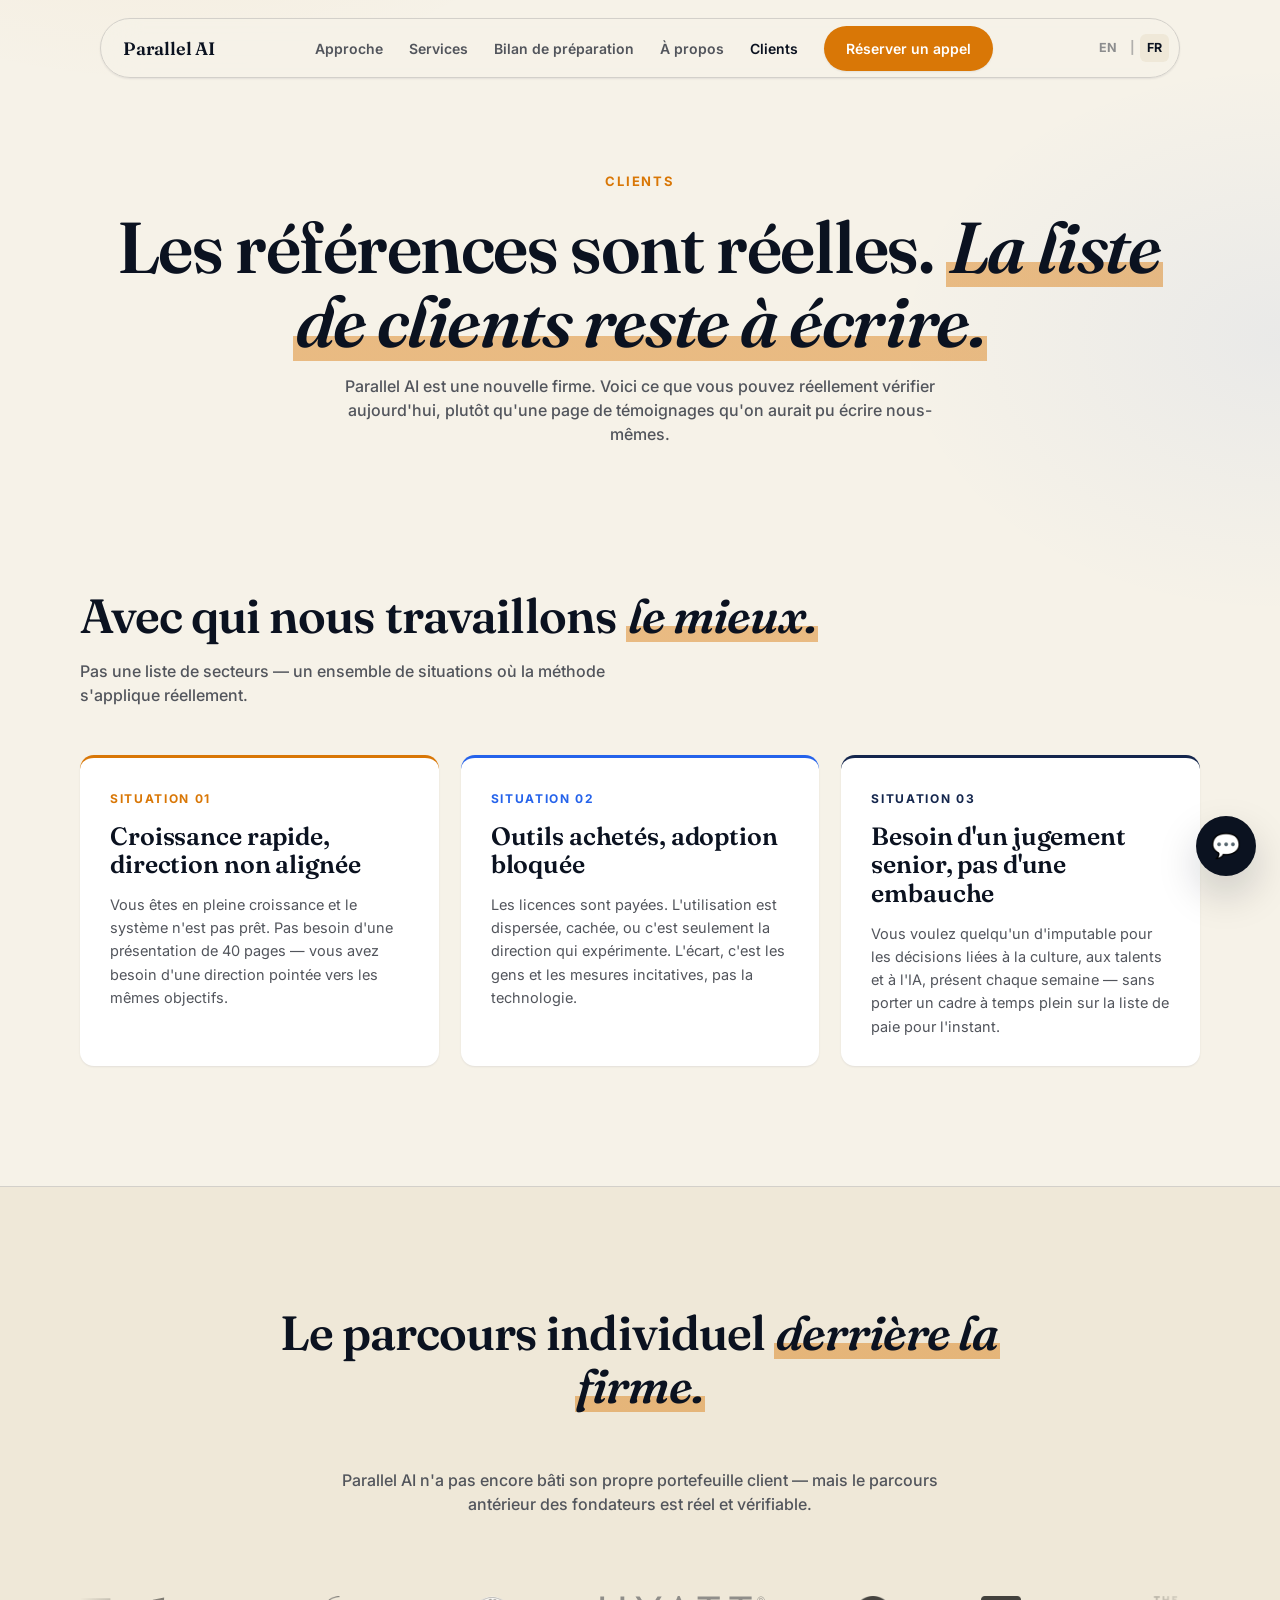
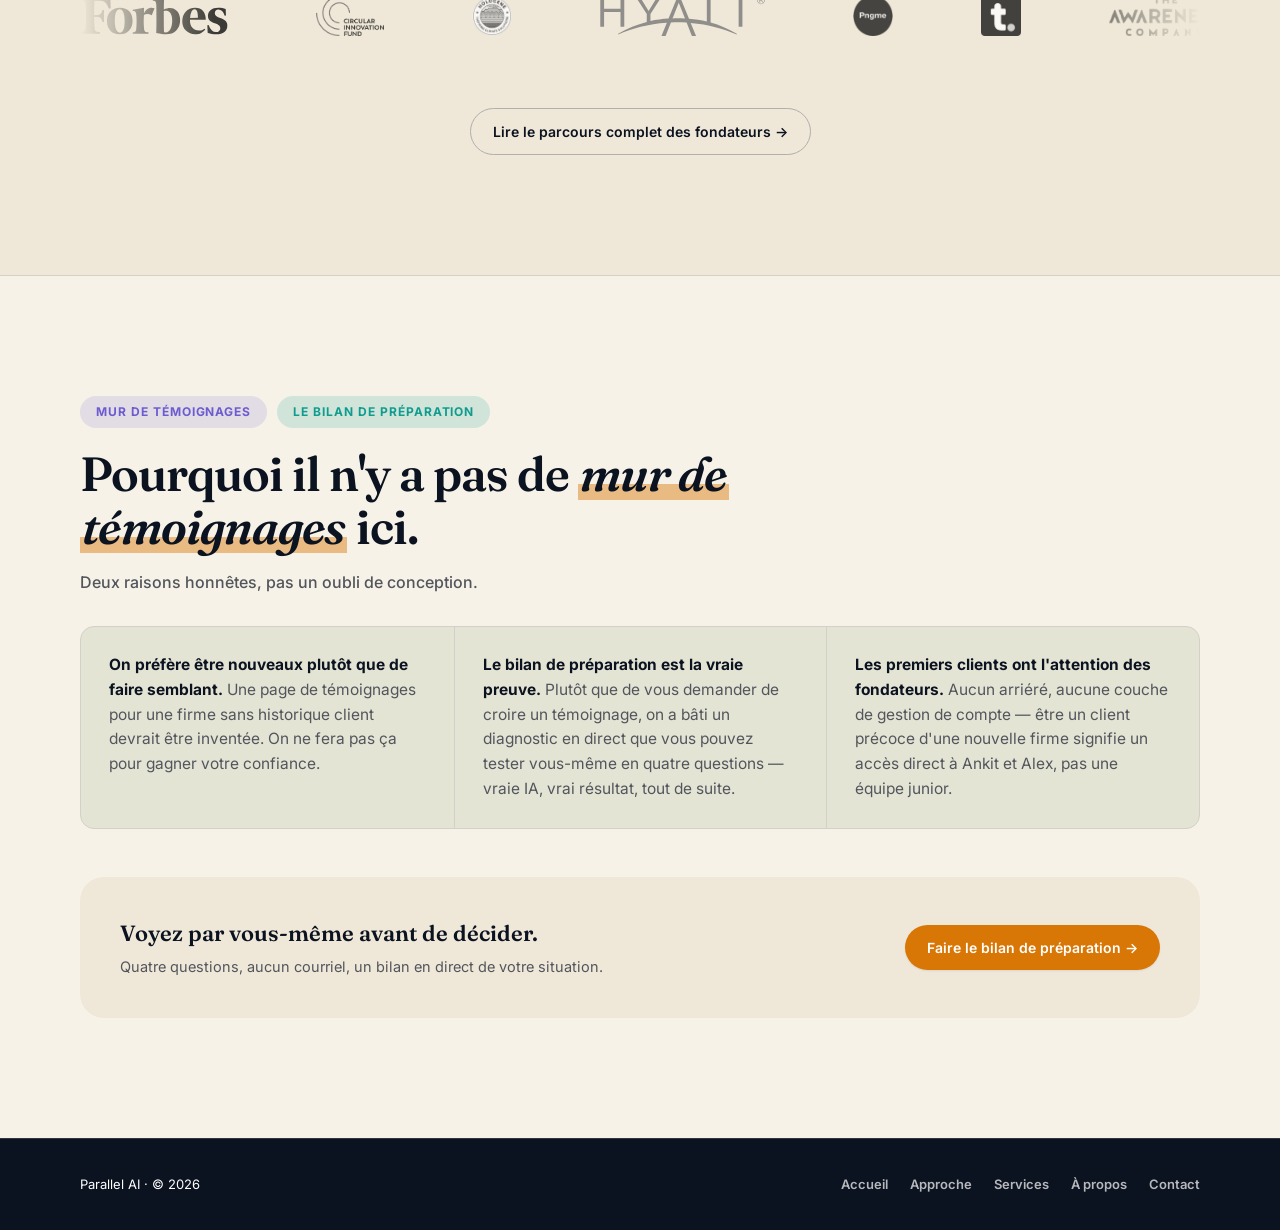
<file: clients-fr.html>
<!DOCTYPE html>
<html lang="fr">
<head>
<meta charset="UTF-8">
<meta name="viewport" content="width=device-width, initial-scale=1.0">
<title>Clients — Parallel AI</title>
<meta name="description" content="Parallel AI est une nouvelle firme. Voici ce que vous pouvez réellement vérifier aujourd'hui — des références réelles, un bilan honnête de nos clients idéaux, et aucune étude de cas inventée.">
<link rel="preconnect" href="https://fonts.googleapis.com">
<link rel="preconnect" href="https://fonts.gstatic.com" crossorigin>
<link href="https://fonts.googleapis.com/css2?family=Fraunces:opsz,wght@9..144,500;9..144,600&family=Inter:wght@400;500;600;700;800&display=swap" rel="stylesheet">
<link rel="stylesheet" href="assets/styles.css">
</head>
<body>

<nav class="floatnav" id="nav">
  <div class="nav-pill" id="navpill">
    <a class="brand" href="index-fr.html">Parallel AI</a>
    <div class="nav-links">
      <a class="navlink" href="approach-fr.html">Approche</a>
      <a class="navlink" href="services-fr.html">Services</a>
      <a class="navlink" href="readiness-fr.html">Bilan de préparation</a>
      <a class="navlink" href="founders-fr.html">À propos</a>
      <a class="navlink" href="clients-fr.html">Clients</a>
      <a href="https://calendar.app.google/e9p5NZZGJtZzqpzv5" class="btn btn-primary" target="_blank" rel="noopener">Réserver un appel</a>
    </div>
    <div class="lang-toggle"><a href="clients.html">EN</a><span>|</span><a href="clients-fr.html" class="active">FR</a></div>
    <button class="hamburger" id="hamburger" aria-label="Menu"></button>
  </div>
</nav>

<header class="pagehead">
  <div class="wrap">
    <p class="eyebrow reveal">Clients</p>
    <h1 class="display reveal">Les références sont réelles. <em>La liste de clients reste à écrire.</em></h1>
    <p class="ch-sub reveal" style="margin-left:auto;margin-right:auto;text-align:center;">Parallel AI est une nouvelle firme. Voici ce que vous pouvez réellement vérifier aujourd'hui, plutôt qu'une page de témoignages qu'on aurait pu écrire nous-mêmes.</p>
  </div>
</header>

<section class="section tight">
  <div class="wrap">
    <h2 class="display reveal">Avec qui nous travaillons <em>le mieux.</em></h2>
    <p class="ch-sub reveal">Pas une liste de secteurs — un ensemble de situations où la méthode s'applique réellement.</p>
    <div class="grid-3">
      <div class="card reveal">
        <span class="k">Situation 01</span>
        <h3>Croissance rapide, direction non alignée</h3>
        <p>Vous êtes en pleine croissance et le système n'est pas prêt. Pas besoin d'une présentation de 40 pages — vous avez besoin d'une direction pointée vers les mêmes objectifs.</p>
      </div>
      <div class="card reveal">
        <span class="k">Situation 02</span>
        <h3>Outils achetés, adoption bloquée</h3>
        <p>Les licences sont payées. L'utilisation est dispersée, cachée, ou c'est seulement la direction qui expérimente. L'écart, c'est les gens et les mesures incitatives, pas la technologie.</p>
      </div>
      <div class="card reveal">
        <span class="k">Situation 03</span>
        <h3>Besoin d'un jugement senior, pas d'une embauche</h3>
        <p>Vous voulez quelqu'un d'imputable pour les décisions liées à la culture, aux talents et à l'IA, présent chaque semaine — sans porter un cadre à temps plein sur la liste de paie pour l'instant.</p>
      </div>
    </div>
  </div>
</section>

<section class="section bg-surface">
  <div class="wrap cred-inner">
    <h2 class="display reveal" style="text-align:center;">Le parcours individuel <em>derrière la firme.</em></h2>
    <p class="ch-sub reveal" style="text-align:center;margin-left:auto;margin-right:auto;">Parallel AI n'a pas encore bâti son propre portefeuille client — mais le parcours antérieur des fondateurs est réel et vérifiable.</p>
    <div class="credmarq" style="margin-top:40px;">
      <div class="credtrack">
        <div class="lg-item"><img src="assets/logo-forbes.svg" alt="Forbes"></div>
        <div class="lg-item"><img src="assets/logo-cyclecapital.png" alt="Circular Innovation Fund"></div>
        <div class="lg-item"><img src="assets/logo-holocene.png" alt="Holocene"></div>
        <div class="lg-item"><img src="assets/logo-hyatt.svg" alt="Hyatt"></div>
        <div class="lg-item"><img src="assets/logo-pngme.png" alt="PngMe"></div>
        <div class="lg-item"><img src="assets/logo-tomocredit.png" alt="Tomo Credit"></div>
        <div class="lg-item"><img src="assets/logo-awareness-company.png" alt="The Awareness Company"></div>
        <div class="lg-item"><img src="assets/logo-switch-energy.png" alt="Switch Energy"></div>
        <div class="lg-item"><img src="assets/logo-asoba.png" alt="Asoba"></div>
        <div class="lg-item"><img src="assets/logo-scoothero.png" alt="ScootHero"></div>
        <div class="lg-item"><img src="assets/logo-zimicharge.png" alt="Zimi Charge"></div>
        <div class="lg-item"><img src="assets/logo-mazimobility.png" alt="Mazi Mobility"></div>
        <div class="lg-item"><img src="assets/logo-wildbio.png" alt="WildBio"></div>
        <div class="lg-item"><img src="assets/logo-farmtofeed.svg" alt="Farm to Feed"></div>
        <div class="lg-item"><img src="assets/logo-irokoanalytics.svg" alt="Iroko Analytics"></div>
        <div class="lg-item"><img src="assets/logo-reclaim.png" alt="Reclaim"></div>
        <div class="lg-item"><img src="assets/logo-cinergy.png" alt="Cinergy"></div>
        <div class="lg-item"><img src="assets/logo-faro.svg" alt="Faro"></div>
        <div class="lg-item"><img src="assets/logo-yongeza.png" alt="Yongeza Capital"></div>
        <div class="lg-item"><img src="assets/logo-sensitel.png" alt="Sensitel"></div>
        <div class="lg-item" aria-hidden="true"><img src="assets/logo-forbes.svg" alt=""></div>
        <div class="lg-item" aria-hidden="true"><img src="assets/logo-cyclecapital.png" alt=""></div>
        <div class="lg-item" aria-hidden="true"><img src="assets/logo-holocene.png" alt=""></div>
        <div class="lg-item" aria-hidden="true"><img src="assets/logo-hyatt.svg" alt=""></div>
        <div class="lg-item" aria-hidden="true"><img src="assets/logo-pngme.png" alt=""></div>
        <div class="lg-item" aria-hidden="true"><img src="assets/logo-tomocredit.png" alt=""></div>
        <div class="lg-item" aria-hidden="true"><img src="assets/logo-awareness-company.png" alt=""></div>
        <div class="lg-item" aria-hidden="true"><img src="assets/logo-switch-energy.png" alt=""></div>
        <div class="lg-item" aria-hidden="true"><img src="assets/logo-asoba.png" alt=""></div>
        <div class="lg-item" aria-hidden="true"><img src="assets/logo-scoothero.png" alt=""></div>
        <div class="lg-item" aria-hidden="true"><img src="assets/logo-zimicharge.png" alt=""></div>
        <div class="lg-item" aria-hidden="true"><img src="assets/logo-mazimobility.png" alt=""></div>
        <div class="lg-item" aria-hidden="true"><img src="assets/logo-wildbio.png" alt=""></div>
        <div class="lg-item" aria-hidden="true"><img src="assets/logo-farmtofeed.svg" alt=""></div>
        <div class="lg-item" aria-hidden="true"><img src="assets/logo-irokoanalytics.svg" alt=""></div>
        <div class="lg-item" aria-hidden="true"><img src="assets/logo-reclaim.png" alt=""></div>
        <div class="lg-item" aria-hidden="true"><img src="assets/logo-cinergy.png" alt=""></div>
        <div class="lg-item" aria-hidden="true"><img src="assets/logo-faro.svg" alt=""></div>
        <div class="lg-item" aria-hidden="true"><img src="assets/logo-yongeza.png" alt=""></div>
        <div class="lg-item" aria-hidden="true"><img src="assets/logo-sensitel.png" alt=""></div>
      </div>
    </div>
    <p class="reveal" style="margin-top:32px;text-align:center;"><a href="founders-fr.html" class="btn btn-ghost">Lire le parcours complet des fondateurs →</a></p>
  </div>
</section>

<section class="section">
  <div class="wrap">
    <div class="cmp-tags reveal"><span class="cmp-tag them">Mur de Témoignages</span><span class="cmp-tag us">Le Bilan de Préparation</span></div>
    <h2 class="display reveal">Pourquoi il n'y a pas de <em>mur de témoignages</em> ici.</h2>
    <p class="ch-sub reveal">Deux raisons honnêtes, pas un oubli de conception.</p>
    <div class="cmp-boxes reveal">
      <div class="cmp-box">
        <p><b>On préfère être nouveaux plutôt que de faire semblant.</b> Une page de témoignages pour une firme sans historique client devrait être inventée. On ne fera pas ça pour gagner votre confiance.</p>
      </div>
      <div class="cmp-box">
        <p><b>Le bilan de préparation est la vraie preuve.</b> Plutôt que de vous demander de croire un témoignage, on a bâti un diagnostic en direct que vous pouvez tester vous-même en quatre questions — vraie IA, vrai résultat, tout de suite.</p>
      </div>
      <div class="cmp-box">
        <p><b>Les premiers clients ont l'attention des fondateurs.</b> Aucun arriéré, aucune couche de gestion de compte — être un client précoce d'une nouvelle firme signifie un accès direct à Ankit et Alex, pas une équipe junior.</p>
      </div>
    </div>
    <div class="cta-band reveal">
      <div>
        <h3>Voyez par vous-même avant de décider.</h3>
        <p>Quatre questions, aucun courriel, un bilan en direct de votre situation.</p>
      </div>
      <a href="readiness-fr.html" class="btn btn-primary">Faire le bilan de préparation →</a>
    </div>
  </div>
</section>

<section class="foot bg-dark" style="padding-top:36px;">
  <div class="wrap" style="display:flex;justify-content:space-between;align-items:center;gap:20px;flex-wrap:wrap;width:100%;">
    <span>Parallel AI · © 2026</span>
    <div class="foot-links">
      <a href="index-fr.html">Accueil</a><a href="approach-fr.html">Approche</a><a href="services-fr.html">Services</a><a href="founders-fr.html">À propos</a><a href="contact-fr.html">Contact</a>
    </div>
  </div>
</section>

<div class="bot" id="bot">
  <span class="bot-icon">💬</span>
  <div class="bot-head">
    <span class="dot"></span>
    <div class="who">Concierge Parallel<span>Assisté par IA, posez vos questions</span></div>
    <button class="bot-close" id="bot-close">×</button>
  </div>
  <div class="bot-panel">
    <div class="bot-thread" id="bot-thread">
      <div class="msg bot-m">Des questions sur le leadership, la culture, l'adoption de l'IA ou notre façon de travailler? Demandez-moi n'importe quoi — je répondrai honnêtement.</div>
    </div>
    <div class="bot-chips" id="bot-chips">
      <button class="bot-chip">Quel est le coût d'un mandat?</button>
      <button class="bot-chip">Pourquoi pas un grand cabinet de conseil?</button>
      <button class="bot-chip">Puis-je parler à quelqu'un?</button>
    </div>
    <div class="bot-input-row">
      <input type="text" id="bot-input" placeholder="Posez votre question…">
      <button class="bot-send" id="bot-send">Envoyer</button>
    </div>
  </div>
</div>

<script src="assets/site.js"></script>
</body>
</html>
</file>
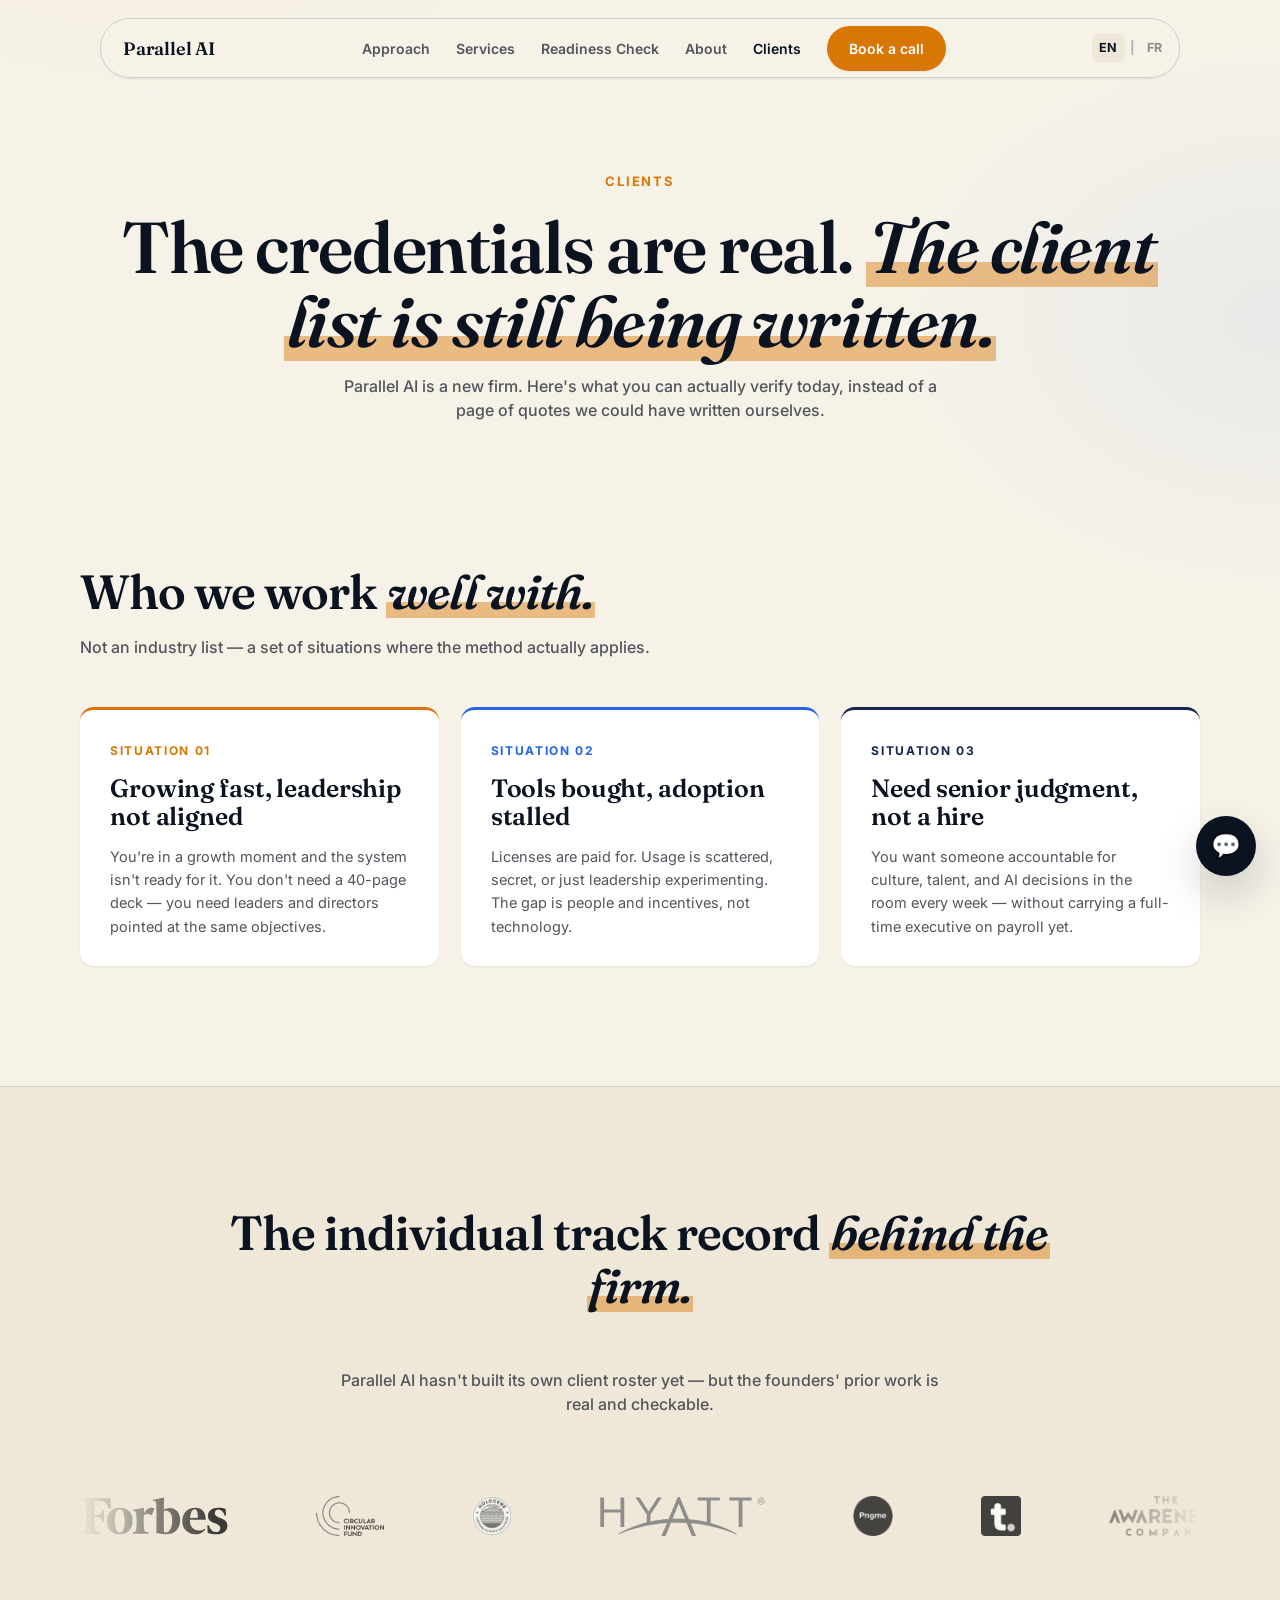
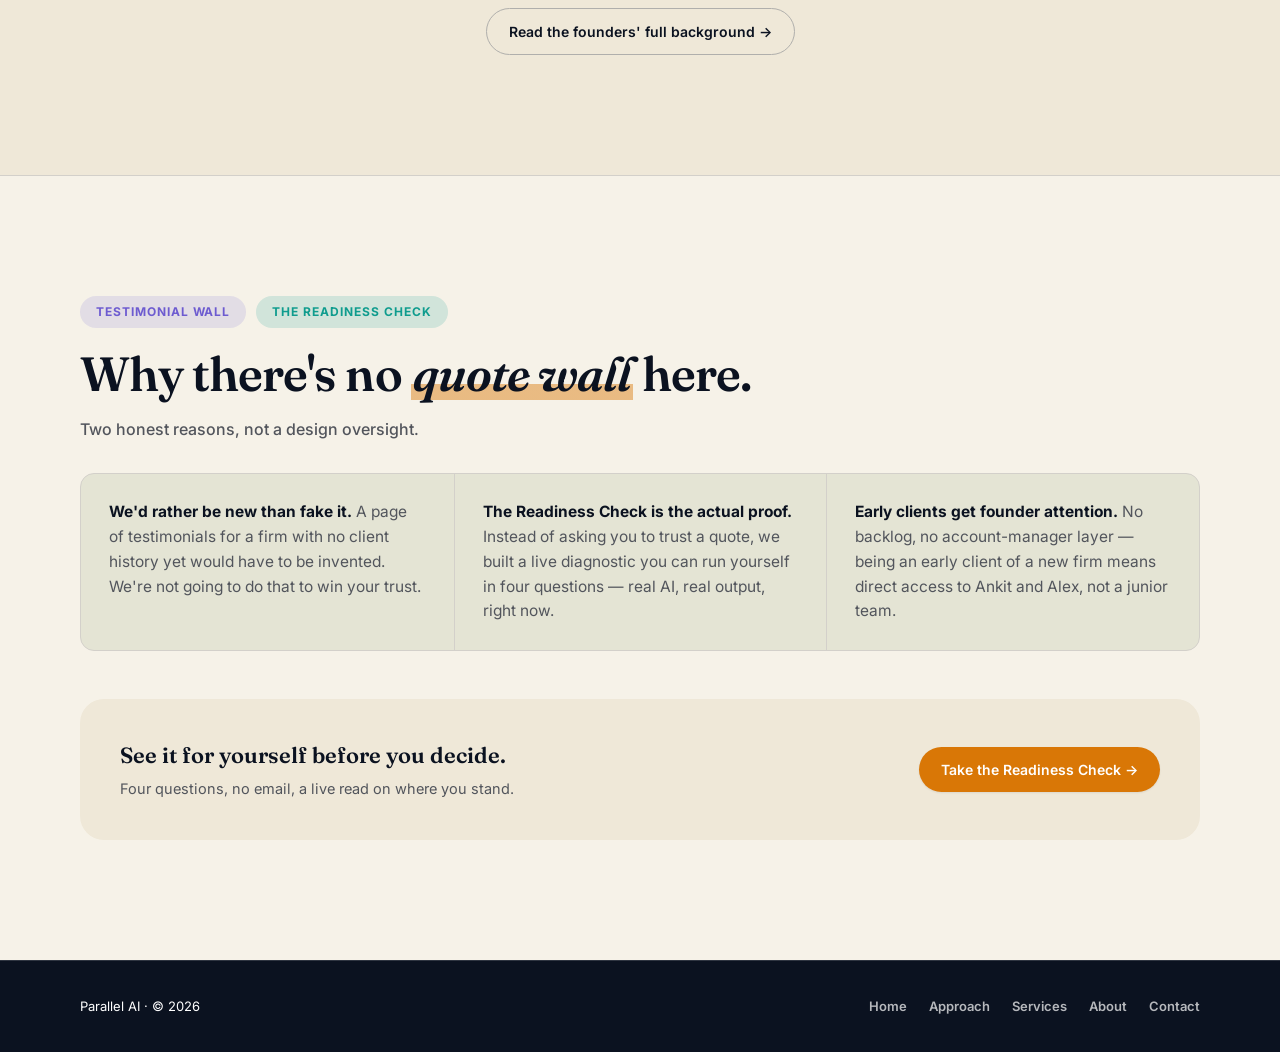
<file: clients.html>
<!DOCTYPE html>
<html lang="en">
<head>
<meta charset="UTF-8">
<meta name="viewport" content="width=device-width, initial-scale=1.0">
<title>Clients — Parallel AI</title>
<meta name="description" content="Parallel AI is a new firm. Here's what you can actually verify today — real credentials, an honest read on who we work well with, and no invented case studies.">
<link rel="preconnect" href="https://fonts.googleapis.com">
<link rel="preconnect" href="https://fonts.gstatic.com" crossorigin>
<link href="https://fonts.googleapis.com/css2?family=Fraunces:opsz,wght@9..144,500;9..144,600&family=Inter:wght@400;500;600;700;800&display=swap" rel="stylesheet">
<link rel="stylesheet" href="assets/styles.css">
</head>
<body>

<nav class="floatnav" id="nav">
  <div class="nav-pill" id="navpill">
    <a class="brand" href="index.html">Parallel AI</a>
    <div class="nav-links">
      <a class="navlink" href="approach.html">Approach</a>
      <a class="navlink" href="services.html">Services</a>
      <a class="navlink" href="readiness.html">Readiness Check</a>
      <a class="navlink" href="founders.html">About</a>
      <a class="navlink" href="clients.html">Clients</a>
      <a href="https://calendar.app.google/e9p5NZZGJtZzqpzv5" class="btn btn-primary" target="_blank" rel="noopener">Book a call</a>
    </div>
    <div class="lang-toggle"><a href="clients.html" class="active">EN</a><span>|</span><a href="clients-fr.html">FR</a></div>
    <button class="hamburger" id="hamburger" aria-label="Menu"></button>
  </div>
</nav>

<header class="pagehead">
  <div class="wrap">
    <p class="eyebrow reveal">Clients</p>
    <h1 class="display reveal">The credentials are real. <em>The client list is still being written.</em></h1>
    <p class="ch-sub reveal" style="margin-left:auto;margin-right:auto;text-align:center;">Parallel AI is a new firm. Here's what you can actually verify today, instead of a page of quotes we could have written ourselves.</p>
  </div>
</header>

<section class="section tight">
  <div class="wrap">
    <h2 class="display reveal">Who we work <em>well with.</em></h2>
    <p class="ch-sub reveal">Not an industry list — a set of situations where the method actually applies.</p>
    <div class="grid-3">
      <div class="card reveal">
        <span class="k">Situation 01</span>
        <h3>Growing fast, leadership not aligned</h3>
        <p>You're in a growth moment and the system isn't ready for it. You don't need a 40-page deck — you need leaders and directors pointed at the same objectives.</p>
      </div>
      <div class="card reveal">
        <span class="k">Situation 02</span>
        <h3>Tools bought, adoption stalled</h3>
        <p>Licenses are paid for. Usage is scattered, secret, or just leadership experimenting. The gap is people and incentives, not technology.</p>
      </div>
      <div class="card reveal">
        <span class="k">Situation 03</span>
        <h3>Need senior judgment, not a hire</h3>
        <p>You want someone accountable for culture, talent, and AI decisions in the room every week — without carrying a full-time executive on payroll yet.</p>
      </div>
    </div>
  </div>
</section>

<section class="section bg-surface">
  <div class="wrap cred-inner">
    <h2 class="display reveal" style="text-align:center;">The individual track record <em>behind the firm.</em></h2>
    <p class="ch-sub reveal" style="text-align:center;margin-left:auto;margin-right:auto;">Parallel AI hasn't built its own client roster yet — but the founders' prior work is real and checkable.</p>
    <div class="credmarq" style="margin-top:40px;">
      <div class="credtrack">
        <div class="lg-item"><img src="assets/logo-forbes.svg" alt="Forbes"></div>
        <div class="lg-item"><img src="assets/logo-cyclecapital.png" alt="Circular Innovation Fund"></div>
        <div class="lg-item"><img src="assets/logo-holocene.png" alt="Holocene"></div>
        <div class="lg-item"><img src="assets/logo-hyatt.svg" alt="Hyatt"></div>
        <div class="lg-item"><img src="assets/logo-pngme.png" alt="PngMe"></div>
        <div class="lg-item"><img src="assets/logo-tomocredit.png" alt="Tomo Credit"></div>
        <div class="lg-item"><img src="assets/logo-awareness-company.png" alt="The Awareness Company"></div>
        <div class="lg-item"><img src="assets/logo-switch-energy.png" alt="Switch Energy"></div>
        <div class="lg-item"><img src="assets/logo-asoba.png" alt="Asoba"></div>
        <div class="lg-item"><img src="assets/logo-scoothero.png" alt="ScootHero"></div>
        <div class="lg-item"><img src="assets/logo-zimicharge.png" alt="Zimi Charge"></div>
        <div class="lg-item"><img src="assets/logo-mazimobility.png" alt="Mazi Mobility"></div>
        <div class="lg-item"><img src="assets/logo-wildbio.png" alt="WildBio"></div>
        <div class="lg-item"><img src="assets/logo-farmtofeed.svg" alt="Farm to Feed"></div>
        <div class="lg-item"><img src="assets/logo-irokoanalytics.svg" alt="Iroko Analytics"></div>
        <div class="lg-item"><img src="assets/logo-reclaim.png" alt="Reclaim"></div>
        <div class="lg-item"><img src="assets/logo-cinergy.png" alt="Cinergy"></div>
        <div class="lg-item"><img src="assets/logo-faro.svg" alt="Faro"></div>
        <div class="lg-item"><img src="assets/logo-yongeza.png" alt="Yongeza Capital"></div>
        <div class="lg-item"><img src="assets/logo-sensitel.png" alt="Sensitel"></div>
        <div class="lg-item" aria-hidden="true"><img src="assets/logo-forbes.svg" alt=""></div>
        <div class="lg-item" aria-hidden="true"><img src="assets/logo-cyclecapital.png" alt=""></div>
        <div class="lg-item" aria-hidden="true"><img src="assets/logo-holocene.png" alt=""></div>
        <div class="lg-item" aria-hidden="true"><img src="assets/logo-hyatt.svg" alt=""></div>
        <div class="lg-item" aria-hidden="true"><img src="assets/logo-pngme.png" alt=""></div>
        <div class="lg-item" aria-hidden="true"><img src="assets/logo-tomocredit.png" alt=""></div>
        <div class="lg-item" aria-hidden="true"><img src="assets/logo-awareness-company.png" alt=""></div>
        <div class="lg-item" aria-hidden="true"><img src="assets/logo-switch-energy.png" alt=""></div>
        <div class="lg-item" aria-hidden="true"><img src="assets/logo-asoba.png" alt=""></div>
        <div class="lg-item" aria-hidden="true"><img src="assets/logo-scoothero.png" alt=""></div>
        <div class="lg-item" aria-hidden="true"><img src="assets/logo-zimicharge.png" alt=""></div>
        <div class="lg-item" aria-hidden="true"><img src="assets/logo-mazimobility.png" alt=""></div>
        <div class="lg-item" aria-hidden="true"><img src="assets/logo-wildbio.png" alt=""></div>
        <div class="lg-item" aria-hidden="true"><img src="assets/logo-farmtofeed.svg" alt=""></div>
        <div class="lg-item" aria-hidden="true"><img src="assets/logo-irokoanalytics.svg" alt=""></div>
        <div class="lg-item" aria-hidden="true"><img src="assets/logo-reclaim.png" alt=""></div>
        <div class="lg-item" aria-hidden="true"><img src="assets/logo-cinergy.png" alt=""></div>
        <div class="lg-item" aria-hidden="true"><img src="assets/logo-faro.svg" alt=""></div>
        <div class="lg-item" aria-hidden="true"><img src="assets/logo-yongeza.png" alt=""></div>
        <div class="lg-item" aria-hidden="true"><img src="assets/logo-sensitel.png" alt=""></div>
      </div>
    </div>
    <p class="reveal" style="margin-top:32px;text-align:center;"><a href="founders.html" class="btn btn-ghost">Read the founders' full background →</a></p>
  </div>
</section>

<section class="section">
  <div class="wrap">
    <div class="cmp-tags reveal"><span class="cmp-tag them">Testimonial Wall</span><span class="cmp-tag us">The Readiness Check</span></div>
    <h2 class="display reveal">Why there's no <em>quote wall</em> here.</h2>
    <p class="ch-sub reveal">Two honest reasons, not a design oversight.</p>
    <div class="cmp-boxes reveal">
      <div class="cmp-box">
        <p><b>We'd rather be new than fake it.</b> A page of testimonials for a firm with no client history yet would have to be invented. We're not going to do that to win your trust.</p>
      </div>
      <div class="cmp-box">
        <p><b>The Readiness Check is the actual proof.</b> Instead of asking you to trust a quote, we built a live diagnostic you can run yourself in four questions — real AI, real output, right now.</p>
      </div>
      <div class="cmp-box">
        <p><b>Early clients get founder attention.</b> No backlog, no account-manager layer — being an early client of a new firm means direct access to Ankit and Alex, not a junior team.</p>
      </div>
    </div>
    <div class="cta-band reveal">
      <div>
        <h3>See it for yourself before you decide.</h3>
        <p>Four questions, no email, a live read on where you stand.</p>
      </div>
      <a href="readiness.html" class="btn btn-primary">Take the Readiness Check →</a>
    </div>
  </div>
</section>

<section class="foot bg-dark" style="padding-top:36px;">
  <div class="wrap" style="display:flex;justify-content:space-between;align-items:center;gap:20px;flex-wrap:wrap;width:100%;">
    <span>Parallel AI · © 2026</span>
    <div class="foot-links">
      <a href="index.html">Home</a><a href="approach.html">Approach</a><a href="services.html">Services</a><a href="founders.html">About</a><a href="contact.html">Contact</a>
    </div>
  </div>
</section>

<div class="bot" id="bot">
  <span class="bot-icon">💬</span>
  <div class="bot-head">
    <span class="dot"></span>
    <div class="who">Parallel Concierge<span>AI-assisted, ask anything</span></div>
    <button class="bot-close" id="bot-close">×</button>
  </div>
  <div class="bot-panel">
    <div class="bot-thread" id="bot-thread">
      <div class="msg bot-m">Questions about leadership, culture, AI adoption, or how we work? Ask me anything — I'll answer honestly.</div>
    </div>
    <div class="bot-chips" id="bot-chips">
      <button class="bot-chip">What does an engagement cost?</button>
      <button class="bot-chip">Why not a big-name consultancy?</button>
      <button class="bot-chip">Can I talk to a human?</button>
    </div>
    <div class="bot-input-row">
      <input type="text" id="bot-input" placeholder="Ask anything…">
      <button class="bot-send" id="bot-send">Send</button>
    </div>
  </div>
</div>

<script src="assets/site.js"></script>
</body>
</html>
</file>
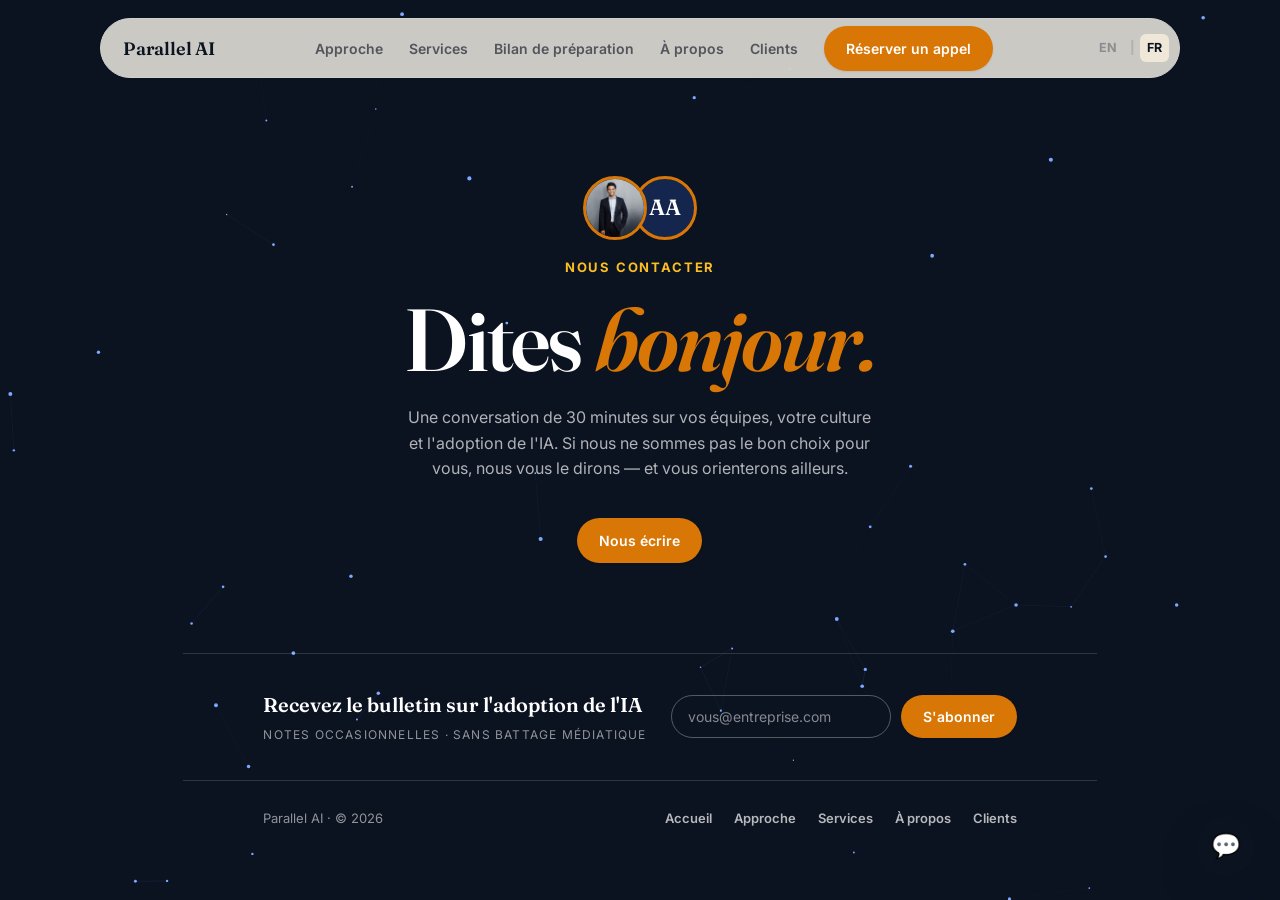
<file: contact-fr.html>
<!DOCTYPE html>
<html lang="fr">
<head>
<meta charset="UTF-8">
<meta name="viewport" content="width=device-width, initial-scale=1.0">
<title>Contact — Parallel AI</title>
<meta name="description" content="Une conversation de 30 minutes sur vos équipes, votre culture et l'adoption de l'IA. Si Parallel AI n'est pas le bon choix pour vous, nous vous le dirons.">
<link rel="preconnect" href="https://fonts.googleapis.com">
<link rel="preconnect" href="https://fonts.gstatic.com" crossorigin>
<link href="https://fonts.googleapis.com/css2?family=Fraunces:opsz,wght@9..144,500;9..144,600&family=Inter:wght@400;500;600;700;800&display=swap" rel="stylesheet">
<link rel="stylesheet" href="assets/styles.css">
</head>
<body>

<nav class="floatnav" id="nav">
  <div class="nav-pill" id="navpill">
    <a class="brand" href="index-fr.html">Parallel AI</a>
    <div class="nav-links">
      <a class="navlink" href="approach-fr.html">Approche</a>
      <a class="navlink" href="services-fr.html">Services</a>
      <a class="navlink" href="readiness-fr.html">Bilan de préparation</a>
      <a class="navlink" href="founders-fr.html">À propos</a>
      <a class="navlink" href="clients-fr.html">Clients</a>
      <a href="https://calendar.app.google/e9p5NZZGJtZzqpzv5" class="btn btn-primary" target="_blank" rel="noopener">Réserver un appel</a>
    </div>
    <div class="lang-toggle"><a href="contact.html">EN</a><span>|</span><a href="contact-fr.html" class="active">FR</a></div>
    <button class="hamburger" id="hamburger" aria-label="Menu"></button>
  </div>
</nav>

<section class="ch-hello bg-dark" style="min-height:100vh;display:flex;flex-direction:column;justify-content:center;">
  <canvas id="field-dark" aria-hidden="true"></canvas>
  <div class="wrap">
    <div class="hello-avatars reveal">
      <img src="assets/ankit-headshot.jpg" alt="Ankit Mishra">
      <div class="initials">AA</div>
    </div>
    <p class="eyebrow reveal">Nous contacter</p>
    <h2 class="reveal">Dites <em>bonjour.</em></h2>
    <p class="sub reveal">Une conversation de 30 minutes sur vos équipes, votre culture et l'adoption de l'IA. Si nous ne sommes pas le bon choix pour vous, nous vous le dirons — et vous orienterons ailleurs.</p>
    <div class="hello-ctas reveal">
      <a href="mailto:hello@parallel.ai" class="btn btn-primary">Nous écrire</a>
    </div>
    <div class="news-strip reveal">
      <div>
        <b>Recevez le bulletin sur l'adoption de l'IA</b>
        <span>Notes occasionnelles · sans battage médiatique</span>
      </div>
      <form class="news-form" id="news-form">
        <input type="email" placeholder="vous@entreprise.com" aria-label="Courriel" required>
        <button class="btn btn-primary" type="submit">S'abonner</button>
      </form>
    </div>
    <div class="foot">
      <span>Parallel AI · © 2026</span>
      <div class="foot-links">
        <a href="index-fr.html">Accueil</a><a href="approach-fr.html">Approche</a><a href="services-fr.html">Services</a><a href="founders-fr.html">À propos</a><a href="clients-fr.html">Clients</a>
      </div>
    </div>
  </div>
</section>

<div class="bot" id="bot">
  <span class="bot-icon">💬</span>
  <div class="bot-head">
    <span class="dot"></span>
    <div class="who">Concierge Parallel<span>Assisté par IA, posez vos questions</span></div>
    <button class="bot-close" id="bot-close">×</button>
  </div>
  <div class="bot-panel">
    <div class="bot-thread" id="bot-thread">
      <div class="msg bot-m">Des questions sur le leadership, la culture, l'adoption de l'IA ou notre façon de travailler? Demandez-moi n'importe quoi — je répondrai honnêtement.</div>
    </div>
    <div class="bot-chips" id="bot-chips">
      <button class="bot-chip">Quel est le coût d'un mandat?</button>
      <button class="bot-chip">Pourquoi pas un grand cabinet de conseil?</button>
      <button class="bot-chip">Puis-je parler à quelqu'un?</button>
    </div>
    <div class="bot-input-row">
      <input type="text" id="bot-input" placeholder="Posez votre question…">
      <button class="bot-send" id="bot-send">Envoyer</button>
    </div>
  </div>
</div>

<script src="assets/site.js"></script>
</body>
</html>
</file>
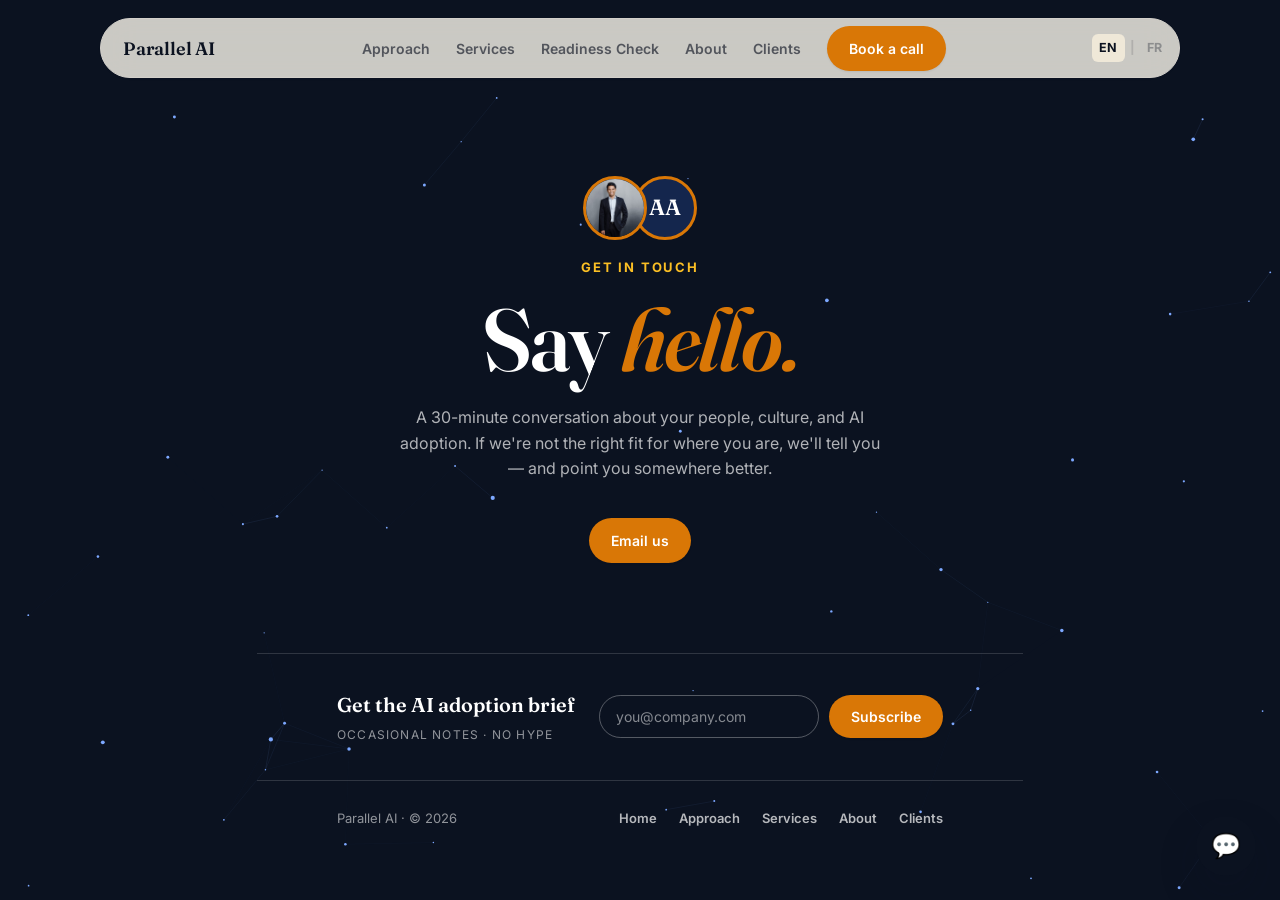
<file: contact.html>
<!DOCTYPE html>
<html lang="en">
<head>
<meta charset="UTF-8">
<meta name="viewport" content="width=device-width, initial-scale=1.0">
<title>Contact — Parallel AI</title>
<meta name="description" content="A 30-minute conversation about your people, culture, and AI adoption. If Parallel AI isn't the right fit for where you are, we'll tell you.">
<link rel="preconnect" href="https://fonts.googleapis.com">
<link rel="preconnect" href="https://fonts.gstatic.com" crossorigin>
<link href="https://fonts.googleapis.com/css2?family=Fraunces:opsz,wght@9..144,500;9..144,600&family=Inter:wght@400;500;600;700;800&display=swap" rel="stylesheet">
<link rel="stylesheet" href="assets/styles.css">
</head>
<body>

<nav class="floatnav" id="nav">
  <div class="nav-pill" id="navpill">
    <a class="brand" href="index.html">Parallel AI</a>
    <div class="nav-links">
      <a class="navlink" href="approach.html">Approach</a>
      <a class="navlink" href="services.html">Services</a>
      <a class="navlink" href="readiness.html">Readiness Check</a>
      <a class="navlink" href="founders.html">About</a>
      <a class="navlink" href="clients.html">Clients</a>
      <a href="https://calendar.app.google/e9p5NZZGJtZzqpzv5" class="btn btn-primary" target="_blank" rel="noopener">Book a call</a>
    </div>
    <div class="lang-toggle"><a href="contact.html" class="active">EN</a><span>|</span><a href="contact-fr.html">FR</a></div>
    <button class="hamburger" id="hamburger" aria-label="Menu"></button>
  </div>
</nav>

<section class="ch-hello bg-dark" style="min-height:100vh;display:flex;flex-direction:column;justify-content:center;">
  <canvas id="field-dark" aria-hidden="true"></canvas>
  <div class="wrap">
    <div class="hello-avatars reveal">
      <img src="assets/ankit-headshot.jpg" alt="Ankit Mishra">
      <div class="initials">AA</div>
    </div>
    <p class="eyebrow reveal">Get in touch</p>
    <h2 class="reveal">Say <em>hello.</em></h2>
    <p class="sub reveal">A 30-minute conversation about your people, culture, and AI adoption. If we're not the right fit for where you are, we'll tell you — and point you somewhere better.</p>
    <div class="hello-ctas reveal">
      <a href="mailto:hello@parallel.ai" class="btn btn-primary">Email us</a>
    </div>
    <div class="news-strip reveal">
      <div>
        <b>Get the AI adoption brief</b>
        <span>Occasional notes · no hype</span>
      </div>
      <form class="news-form" id="news-form">
        <input type="email" placeholder="you@company.com" aria-label="Email" required>
        <button class="btn btn-primary" type="submit">Subscribe</button>
      </form>
    </div>
    <div class="foot">
      <span>Parallel AI · © 2026</span>
      <div class="foot-links">
        <a href="index.html">Home</a><a href="approach.html">Approach</a><a href="services.html">Services</a><a href="founders.html">About</a><a href="clients.html">Clients</a>
      </div>
    </div>
  </div>
</section>

<div class="bot" id="bot">
  <span class="bot-icon">💬</span>
  <div class="bot-head">
    <span class="dot"></span>
    <div class="who">Parallel Concierge<span>AI-assisted, ask anything</span></div>
    <button class="bot-close" id="bot-close">×</button>
  </div>
  <div class="bot-panel">
    <div class="bot-thread" id="bot-thread">
      <div class="msg bot-m">Questions about leadership, culture, AI adoption, or how we work? Ask me anything — I'll answer honestly.</div>
    </div>
    <div class="bot-chips" id="bot-chips">
      <button class="bot-chip">What does an engagement cost?</button>
      <button class="bot-chip">Why not a big-name consultancy?</button>
      <button class="bot-chip">Can I talk to a human?</button>
    </div>
    <div class="bot-input-row">
      <input type="text" id="bot-input" placeholder="Ask anything…">
      <button class="bot-send" id="bot-send">Send</button>
    </div>
  </div>
</div>

<script src="assets/site.js"></script>
</body>
</html>
</file>
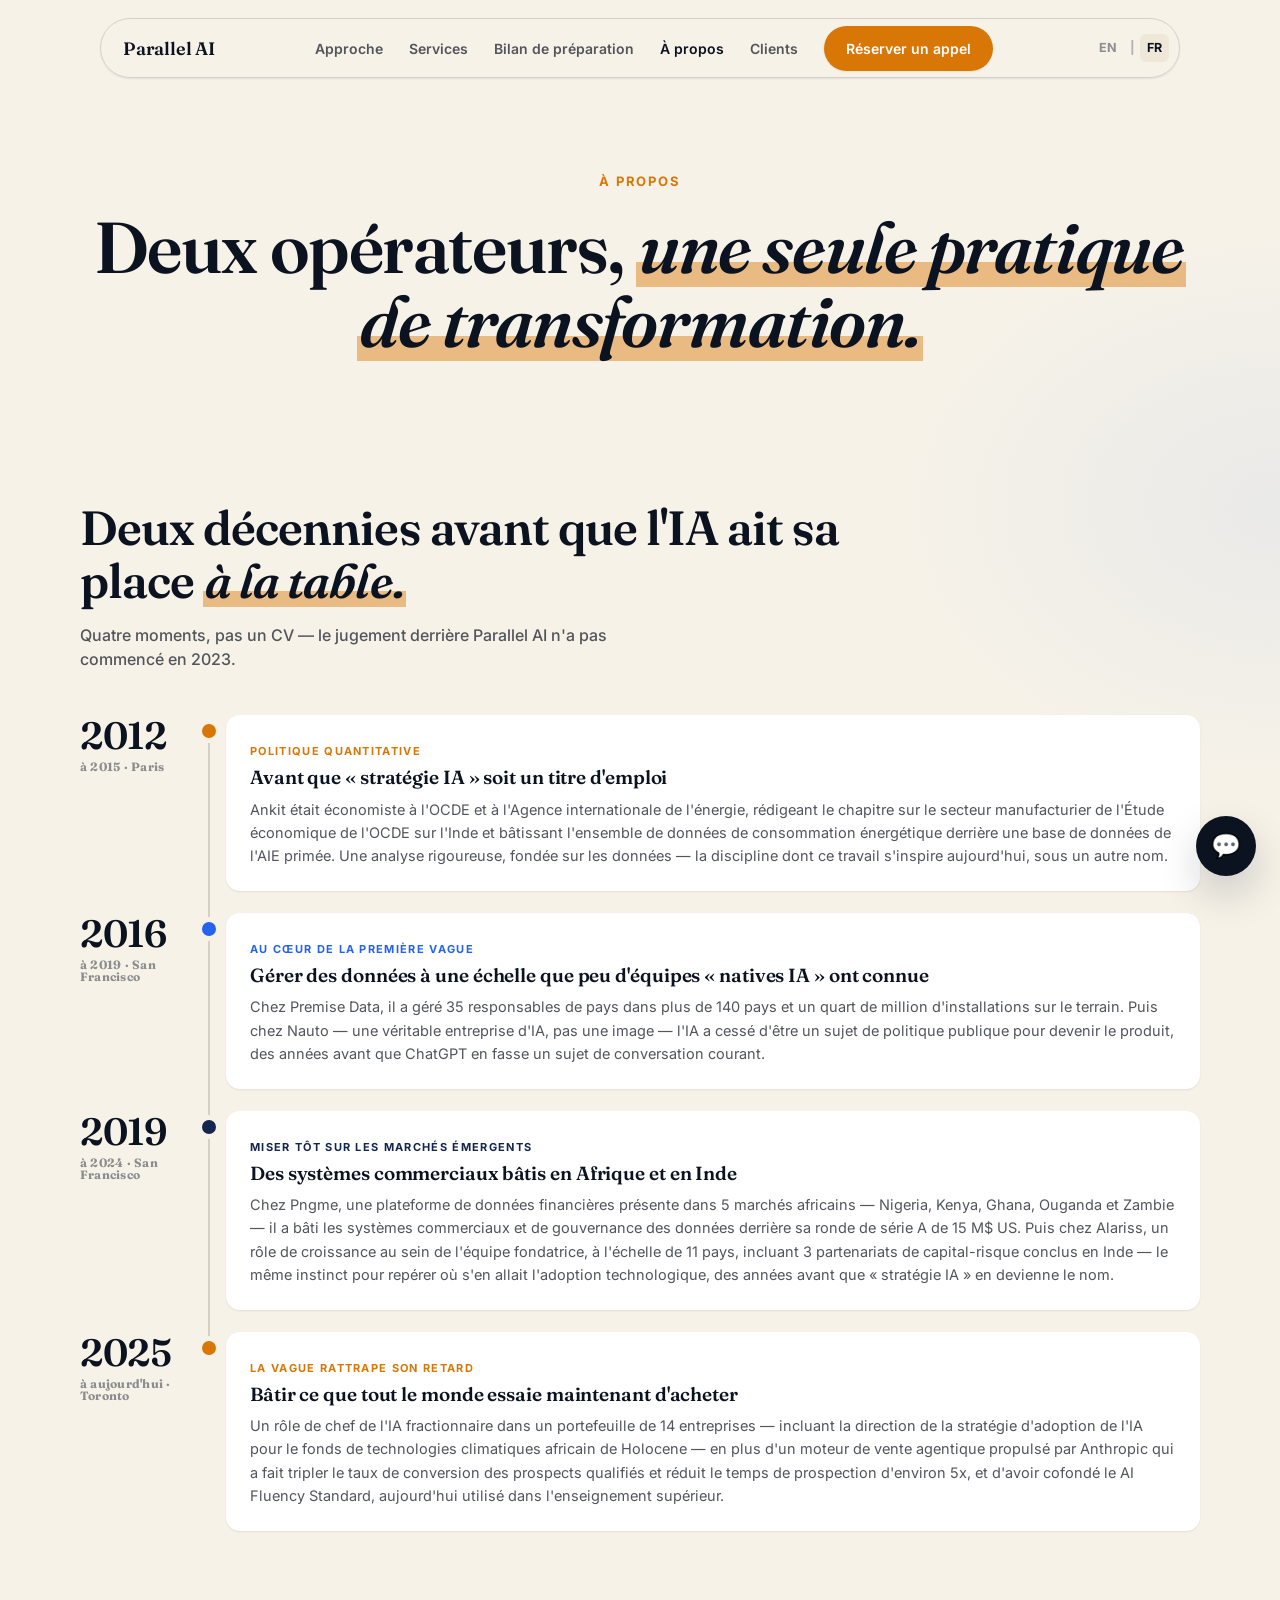
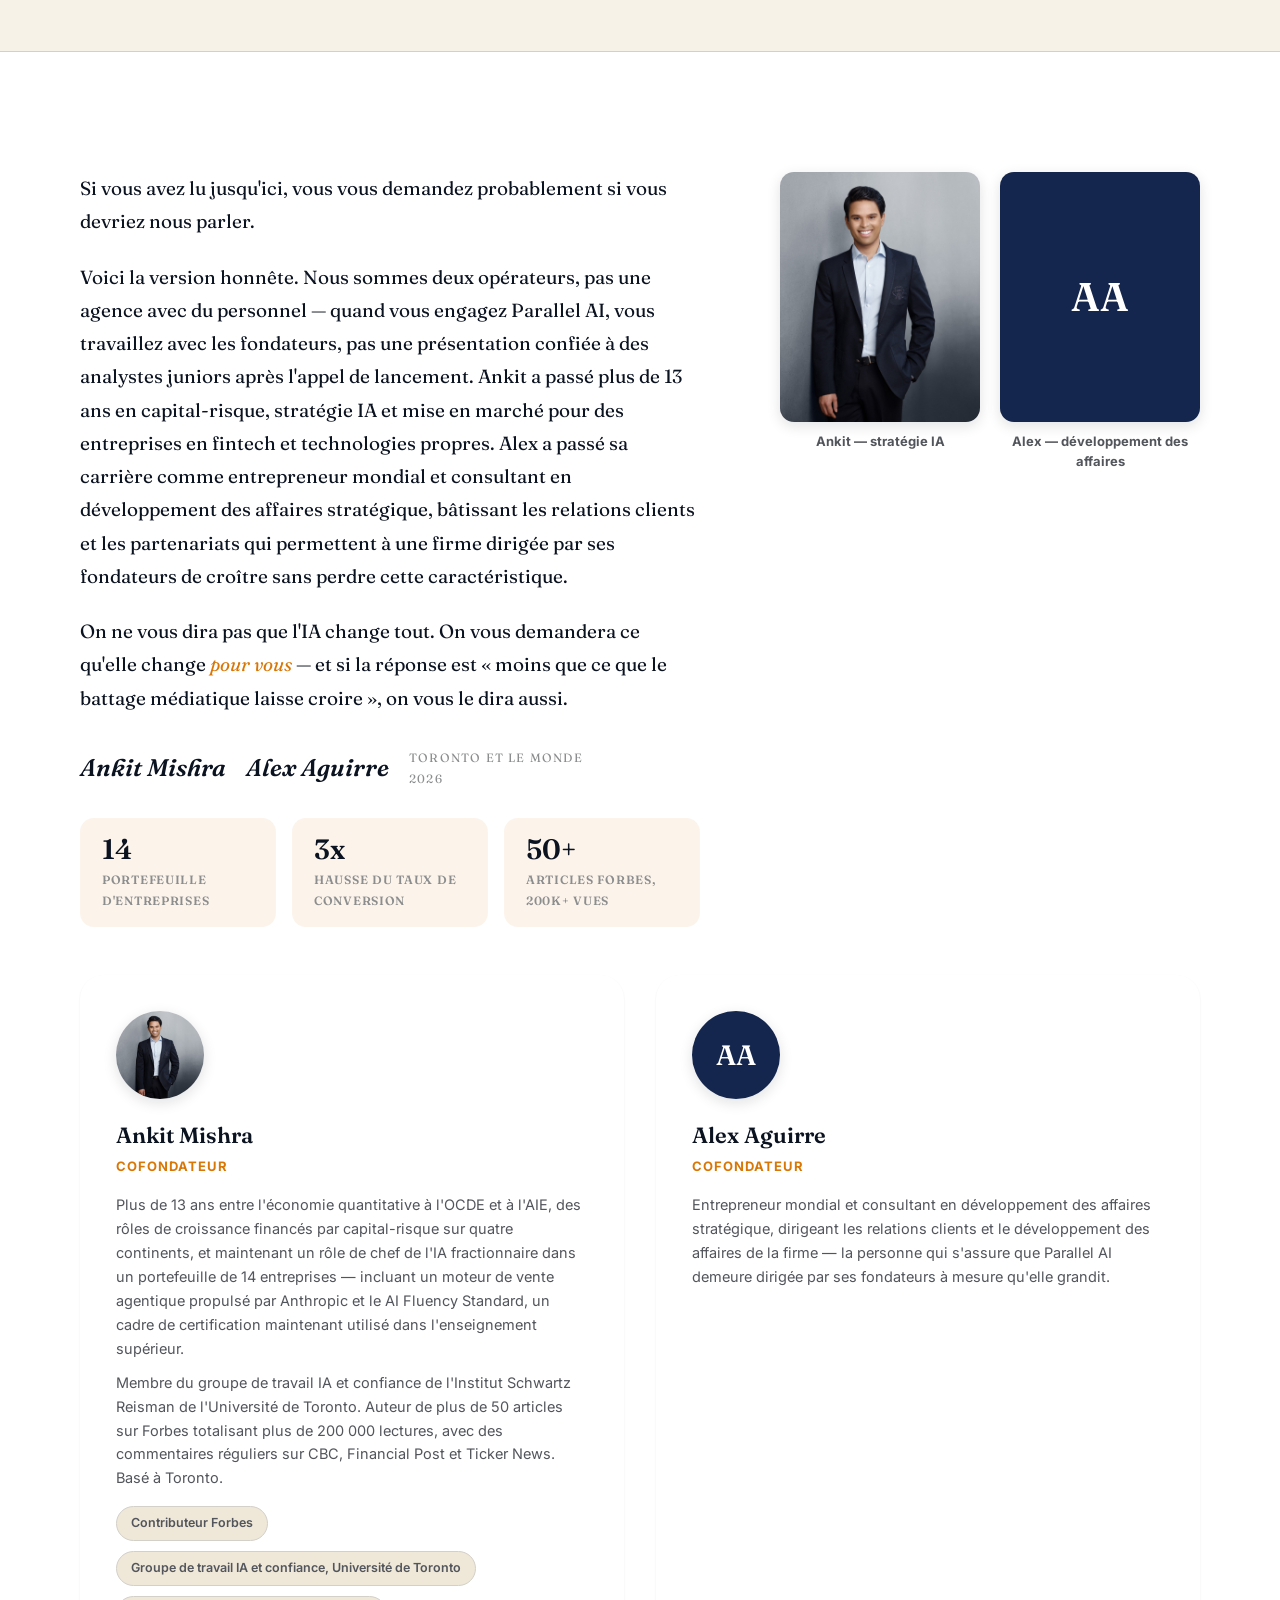
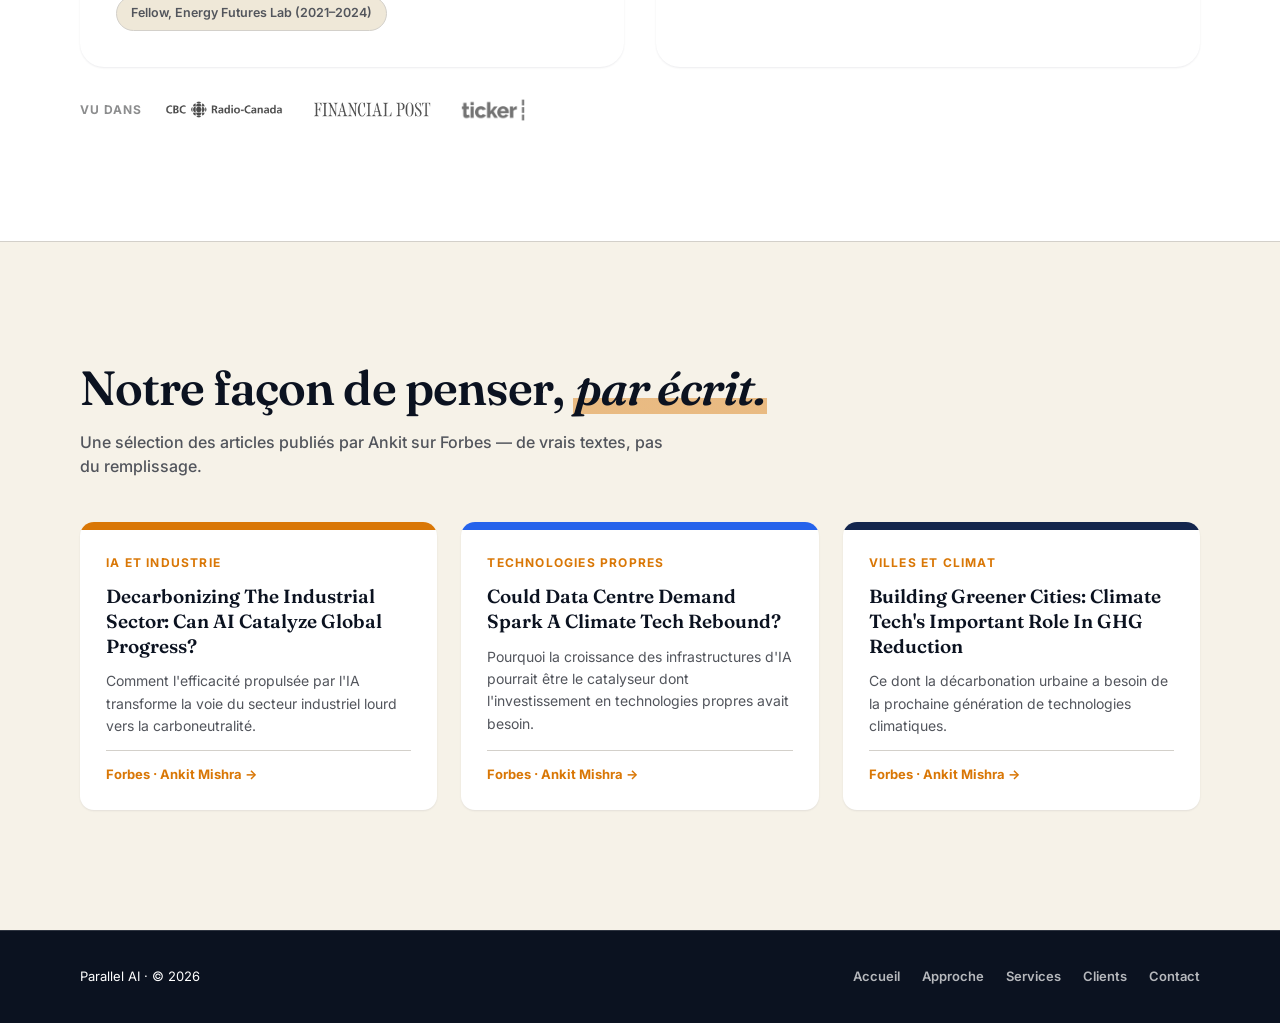
<file: founders-fr.html>
<!DOCTYPE html>
<html lang="fr">
<head>
<meta charset="UTF-8">
<meta name="viewport" content="width=device-width, initial-scale=1.0">
<title>À propos — Parallel AI</title>
<meta name="description" content="Parallel AI est dirigée par ses fondateurs — Ankit Mishra et Alex Aguirre — pas confiée à des analystes juniors après l'appel de lancement.">
<link rel="preconnect" href="https://fonts.googleapis.com">
<link rel="preconnect" href="https://fonts.gstatic.com" crossorigin>
<link href="https://fonts.googleapis.com/css2?family=Fraunces:opsz,wght@9..144,500;9..144,600&family=Inter:wght@400;500;600;700;800&display=swap" rel="stylesheet">
<link rel="stylesheet" href="assets/styles.css">
</head>
<body>

<nav class="floatnav" id="nav">
  <div class="nav-pill" id="navpill">
    <a class="brand" href="index-fr.html">Parallel AI</a>
    <div class="nav-links">
      <a class="navlink" href="approach-fr.html">Approche</a>
      <a class="navlink" href="services-fr.html">Services</a>
      <a class="navlink" href="readiness-fr.html">Bilan de préparation</a>
      <a class="navlink" href="founders-fr.html">À propos</a>
      <a class="navlink" href="clients-fr.html">Clients</a>
      <a href="https://calendar.app.google/e9p5NZZGJtZzqpzv5" class="btn btn-primary" target="_blank" rel="noopener">Réserver un appel</a>
    </div>
    <div class="lang-toggle"><a href="founders.html">EN</a><span>|</span><a href="founders-fr.html" class="active">FR</a></div>
    <button class="hamburger" id="hamburger" aria-label="Menu"></button>
  </div>
</nav>

<header class="pagehead">
  <div class="wrap">
    <p class="eyebrow reveal">À propos</p>
    <h1 class="display reveal">Deux opérateurs, <em>une seule pratique de transformation.</em></h1>
  </div>
</header>

<section class="section tight">
  <div class="wrap">
    <h2 class="display reveal">Deux décennies avant que l'IA ait sa place <em>à la table.</em></h2>
    <p class="ch-sub reveal">Quatre moments, pas un CV — le jugement derrière Parallel AI n'a pas commencé en 2023.</p>
    <div class="timeline">
      <div class="timeline-step reveal">
        <div class="timeline-yr">2012<small>à 2015 · Paris</small></div>
        <div class="timeline-rail"><span class="timeline-dot"></span></div>
        <div class="timeline-card">
          <span class="timeline-era">Politique quantitative</span>
          <h3>Avant que « stratégie IA » soit un titre d'emploi</h3>
          <p>Ankit était économiste à l'OCDE et à l'Agence internationale de l'énergie, rédigeant le chapitre sur le secteur manufacturier de l'Étude économique de l'OCDE sur l'Inde et bâtissant l'ensemble de données de consommation énergétique derrière une base de données de l'AIE primée. Une analyse rigoureuse, fondée sur les données — la discipline dont ce travail s'inspire aujourd'hui, sous un autre nom.</p>
        </div>
      </div>
      <div class="timeline-step reveal">
        <div class="timeline-yr">2016<small>à 2019 · San Francisco</small></div>
        <div class="timeline-rail"><span class="timeline-dot"></span></div>
        <div class="timeline-card">
          <span class="timeline-era">Au cœur de la première vague</span>
          <h3>Gérer des données à une échelle que peu d'équipes « natives IA » ont connue</h3>
          <p>Chez Premise Data, il a géré 35 responsables de pays dans plus de 140 pays et un quart de million d'installations sur le terrain. Puis chez Nauto — une véritable entreprise d'IA, pas une image — l'IA a cessé d'être un sujet de politique publique pour devenir le produit, des années avant que ChatGPT en fasse un sujet de conversation courant.</p>
        </div>
      </div>
      <div class="timeline-step reveal">
        <div class="timeline-yr">2019<small>à 2024 · San Francisco</small></div>
        <div class="timeline-rail"><span class="timeline-dot"></span></div>
        <div class="timeline-card">
          <span class="timeline-era">Miser tôt sur les marchés émergents</span>
          <h3>Des systèmes commerciaux bâtis en Afrique et en Inde</h3>
          <p>Chez Pngme, une plateforme de données financières présente dans 5 marchés africains — Nigeria, Kenya, Ghana, Ouganda et Zambie — il a bâti les systèmes commerciaux et de gouvernance des données derrière sa ronde de série A de 15 M$ US. Puis chez Alariss, un rôle de croissance au sein de l'équipe fondatrice, à l'échelle de 11 pays, incluant 3 partenariats de capital-risque conclus en Inde — le même instinct pour repérer où s'en allait l'adoption technologique, des années avant que « stratégie IA » en devienne le nom.</p>
        </div>
      </div>
      <div class="timeline-step reveal">
        <div class="timeline-yr">2025<small>à aujourd'hui · Toronto</small></div>
        <div class="timeline-rail"><span class="timeline-dot"></span></div>
        <div class="timeline-card">
          <span class="timeline-era">La vague rattrape son retard</span>
          <h3>Bâtir ce que tout le monde essaie maintenant d'acheter</h3>
          <p>Un rôle de chef de l'IA fractionnaire dans un portefeuille de 14 entreprises — incluant la direction de la stratégie d'adoption de l'IA pour le fonds de technologies climatiques africain de Holocene — en plus d'un moteur de vente agentique propulsé par Anthropic qui a fait tripler le taux de conversion des prospects qualifiés et réduit le temps de prospection d'environ 5x, et d'avoir cofondé le AI Fluency Standard, aujourd'hui utilisé dans l'enseignement supérieur.</p>
        </div>
      </div>
    </div>
  </div>
</section>

<section class="section bg-white">
  <div class="wrap">
    <div class="letter-grid">
      <div class="letter reveal">
        <p>Si vous avez lu jusqu'ici, vous vous demandez probablement si vous devriez nous parler.</p>
        <p>Voici la version honnête. Nous sommes deux opérateurs, pas une agence avec du personnel — quand vous engagez Parallel AI, vous travaillez avec les fondateurs, pas une présentation confiée à des analystes juniors après l'appel de lancement. Ankit a passé plus de 13 ans en capital-risque, stratégie IA et mise en marché pour des entreprises en fintech et technologies propres. Alex a passé sa carrière comme entrepreneur mondial et consultant en développement des affaires stratégique, bâtissant les relations clients et les partenariats qui permettent à une firme dirigée par ses fondateurs de croître sans perdre cette caractéristique.</p>
        <p>On ne vous dira pas que l'IA change tout. On vous demandera ce qu'elle change <em>pour vous</em> — et si la réponse est « moins que ce que le battage médiatique laisse croire », on vous le dira aussi.</p>
        <div class="signatures">
          <span class="sig-name">Ankit Mishra</span>
          <span class="sig-name">Alex Aguirre</span>
          <span class="sig-meta">Toronto et le monde<br>2026</span>
        </div>
        <div class="stat-badges reveal">
          <div class="stat-badge"><strong>14</strong><span>Portefeuille d'entreprises</span></div>
          <div class="stat-badge"><strong>3x</strong><span>Hausse du taux de conversion</span></div>
          <div class="stat-badge"><strong>50+</strong><span>Articles Forbes, 200k+ vues</span></div>
        </div>
      </div>
      <div class="reveal">
        <div class="founder-photos">
          <div class="fp"><img src="assets/ankit-headshot.jpg" alt="Ankit Mishra"><div class="cap">Ankit — stratégie IA</div></div>
          <div class="fp">
            <div class="initials-lg">AA</div>
            <div class="cap">Alex — développement des affaires</div>
          </div>
        </div>
      </div>
    </div>

    <div class="founders-grid">
      <div class="founder-card reveal">
        <img src="assets/ankit-headshot.jpg" alt="Ankit Mishra">
        <h3>Ankit Mishra</h3>
        <p class="role">Cofondateur</p>
        <p>Plus de 13 ans entre l'économie quantitative à l'OCDE et à l'AIE, des rôles de croissance financés par capital-risque sur quatre continents, et maintenant un rôle de chef de l'IA fractionnaire dans un portefeuille de 14 entreprises — incluant un moteur de vente agentique propulsé par Anthropic et le AI Fluency Standard, un cadre de certification maintenant utilisé dans l'enseignement supérieur.</p>
        <p>Membre du groupe de travail IA et confiance de l'Institut Schwartz Reisman de l'Université de Toronto. Auteur de plus de 50 articles sur Forbes totalisant plus de 200 000 lectures, avec des commentaires réguliers sur CBC, Financial Post et Ticker News. Basé à Toronto.</p>
        <div class="honors">
          <span class="honor-chip">Contributeur Forbes</span>
          <span class="honor-chip">Groupe de travail IA et confiance, Université de Toronto</span>
          <span class="honor-chip">Fellow, Energy Futures Lab (2021–2024)</span>
        </div>
      </div>
      <div class="founder-card reveal">
        <div class="initials-lg">AA</div>
        <h3>Alex Aguirre</h3>
        <p class="role">Cofondateur</p>
        <p>Entrepreneur mondial et consultant en développement des affaires stratégique, dirigeant les relations clients et le développement des affaires de la firme — la personne qui s'assure que Parallel AI demeure dirigée par ses fondateurs à mesure qu'elle grandit.</p>
      </div>
    </div>
    <div class="press-row reveal">
      <span class="press-label">Vu dans</span>
      <div class="press-logos">
        <img src="assets/logo-cbc.png" alt="CBC">
        <img src="assets/logo-financialpost.png" alt="Financial Post">
        <img src="assets/logo-tickernews.png" alt="Ticker News">
      </div>
    </div>
  </div>
</section>

<section class="section">
  <div class="wrap">
    <h2 class="display reveal">Notre façon de penser, <em>par écrit.</em></h2>
    <p class="ch-sub reveal">Une sélection des articles publiés par Ankit sur Forbes — de vrais textes, pas du remplissage.</p>
    <div class="arts-grid">
      <a class="art reveal" href="https://www.forbes.com/sites/ankitmishra/2025/08/06/decarbonizing-the-industrial-sector-can-ai-catalyze-global-progress/" target="_blank" rel="noopener">
        <div class="a-cover"></div>
        <div class="a-body">
          <span class="a-chip">IA et industrie</span>
          <h3>Decarbonizing The Industrial Sector: Can AI Catalyze Global Progress?</h3>
          <p>Comment l'efficacité propulsée par l'IA transforme la voie du secteur industriel lourd vers la carboneutralité.</p>
          <span class="a-meta">Forbes · Ankit Mishra →</span>
        </div>
      </a>
      <a class="art reveal" href="https://www.forbes.com/sites/ankitmishra/2025/04/28/could-data-centre-demand-spark-a-climate-tech-rebound/" target="_blank" rel="noopener">
        <div class="a-cover m2"></div>
        <div class="a-body">
          <span class="a-chip">Technologies propres</span>
          <h3>Could Data Centre Demand Spark A Climate Tech Rebound?</h3>
          <p>Pourquoi la croissance des infrastructures d'IA pourrait être le catalyseur dont l'investissement en technologies propres avait besoin.</p>
          <span class="a-meta">Forbes · Ankit Mishra →</span>
        </div>
      </a>
      <a class="art reveal" href="https://www.forbes.com/sites/ankitmishra/2023/10/23/building-greener-cities-climatetechs-important-role-in-ghg-reduction/" target="_blank" rel="noopener">
        <div class="a-cover m3"></div>
        <div class="a-body">
          <span class="a-chip">Villes et climat</span>
          <h3>Building Greener Cities: Climate Tech's Important Role In GHG Reduction</h3>
          <p>Ce dont la décarbonation urbaine a besoin de la prochaine génération de technologies climatiques.</p>
          <span class="a-meta">Forbes · Ankit Mishra →</span>
        </div>
      </a>
    </div>
  </div>
</section>

<section class="foot bg-dark" style="padding-top:36px;">
  <div class="wrap" style="display:flex;justify-content:space-between;align-items:center;gap:20px;flex-wrap:wrap;width:100%;">
    <span>Parallel AI · © 2026</span>
    <div class="foot-links">
      <a href="index-fr.html">Accueil</a><a href="approach-fr.html">Approche</a><a href="services-fr.html">Services</a><a href="clients-fr.html">Clients</a><a href="contact-fr.html">Contact</a>
    </div>
  </div>
</section>

<div class="bot" id="bot">
  <span class="bot-icon">💬</span>
  <div class="bot-head">
    <span class="dot"></span>
    <div class="who">Concierge Parallel<span>Assisté par IA, posez vos questions</span></div>
    <button class="bot-close" id="bot-close">×</button>
  </div>
  <div class="bot-panel">
    <div class="bot-thread" id="bot-thread">
      <div class="msg bot-m">Des questions sur le leadership, la culture, l'adoption de l'IA ou notre façon de travailler? Demandez-moi n'importe quoi — je répondrai honnêtement.</div>
    </div>
    <div class="bot-chips" id="bot-chips">
      <button class="bot-chip">Quel est le coût d'un mandat?</button>
      <button class="bot-chip">Pourquoi pas un grand cabinet de conseil?</button>
      <button class="bot-chip">Puis-je parler à quelqu'un?</button>
    </div>
    <div class="bot-input-row">
      <input type="text" id="bot-input" placeholder="Posez votre question…">
      <button class="bot-send" id="bot-send">Envoyer</button>
    </div>
  </div>
</div>

<script src="assets/site.js"></script>
</body>
</html>
</file>
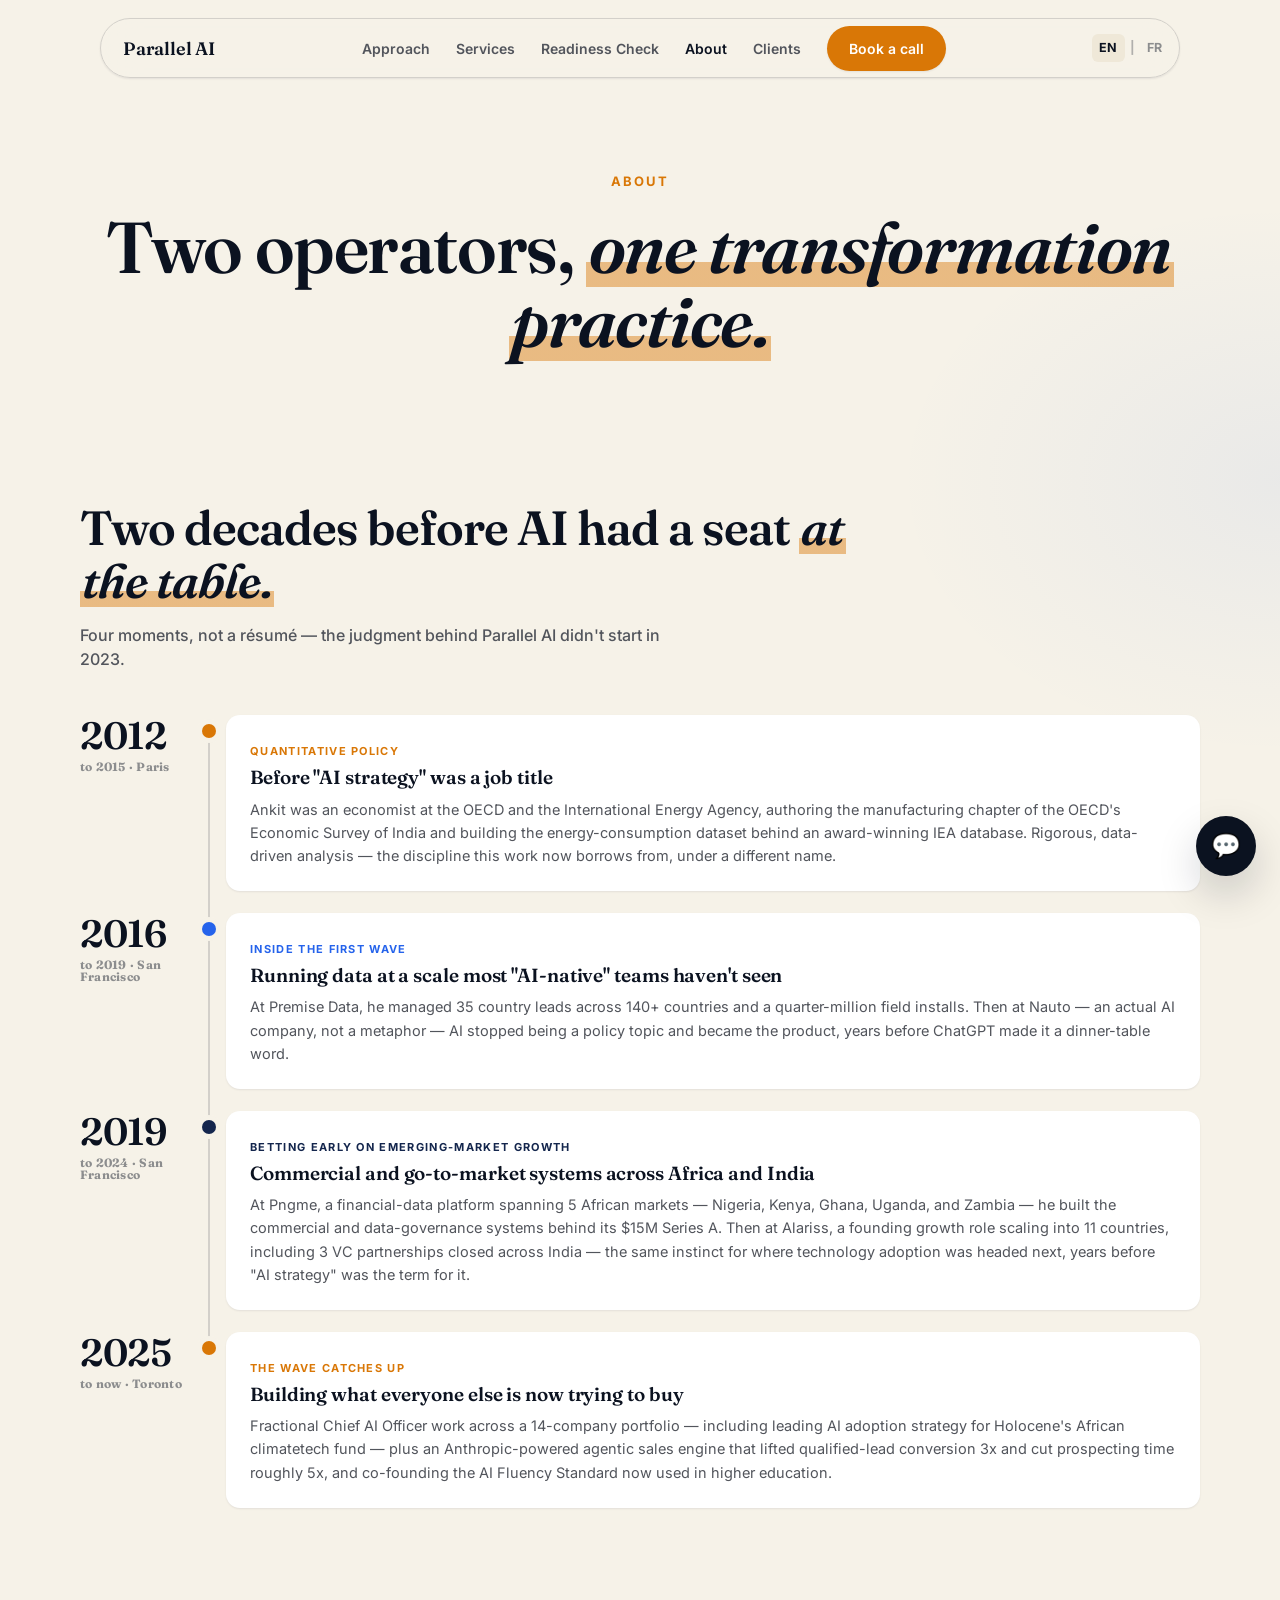
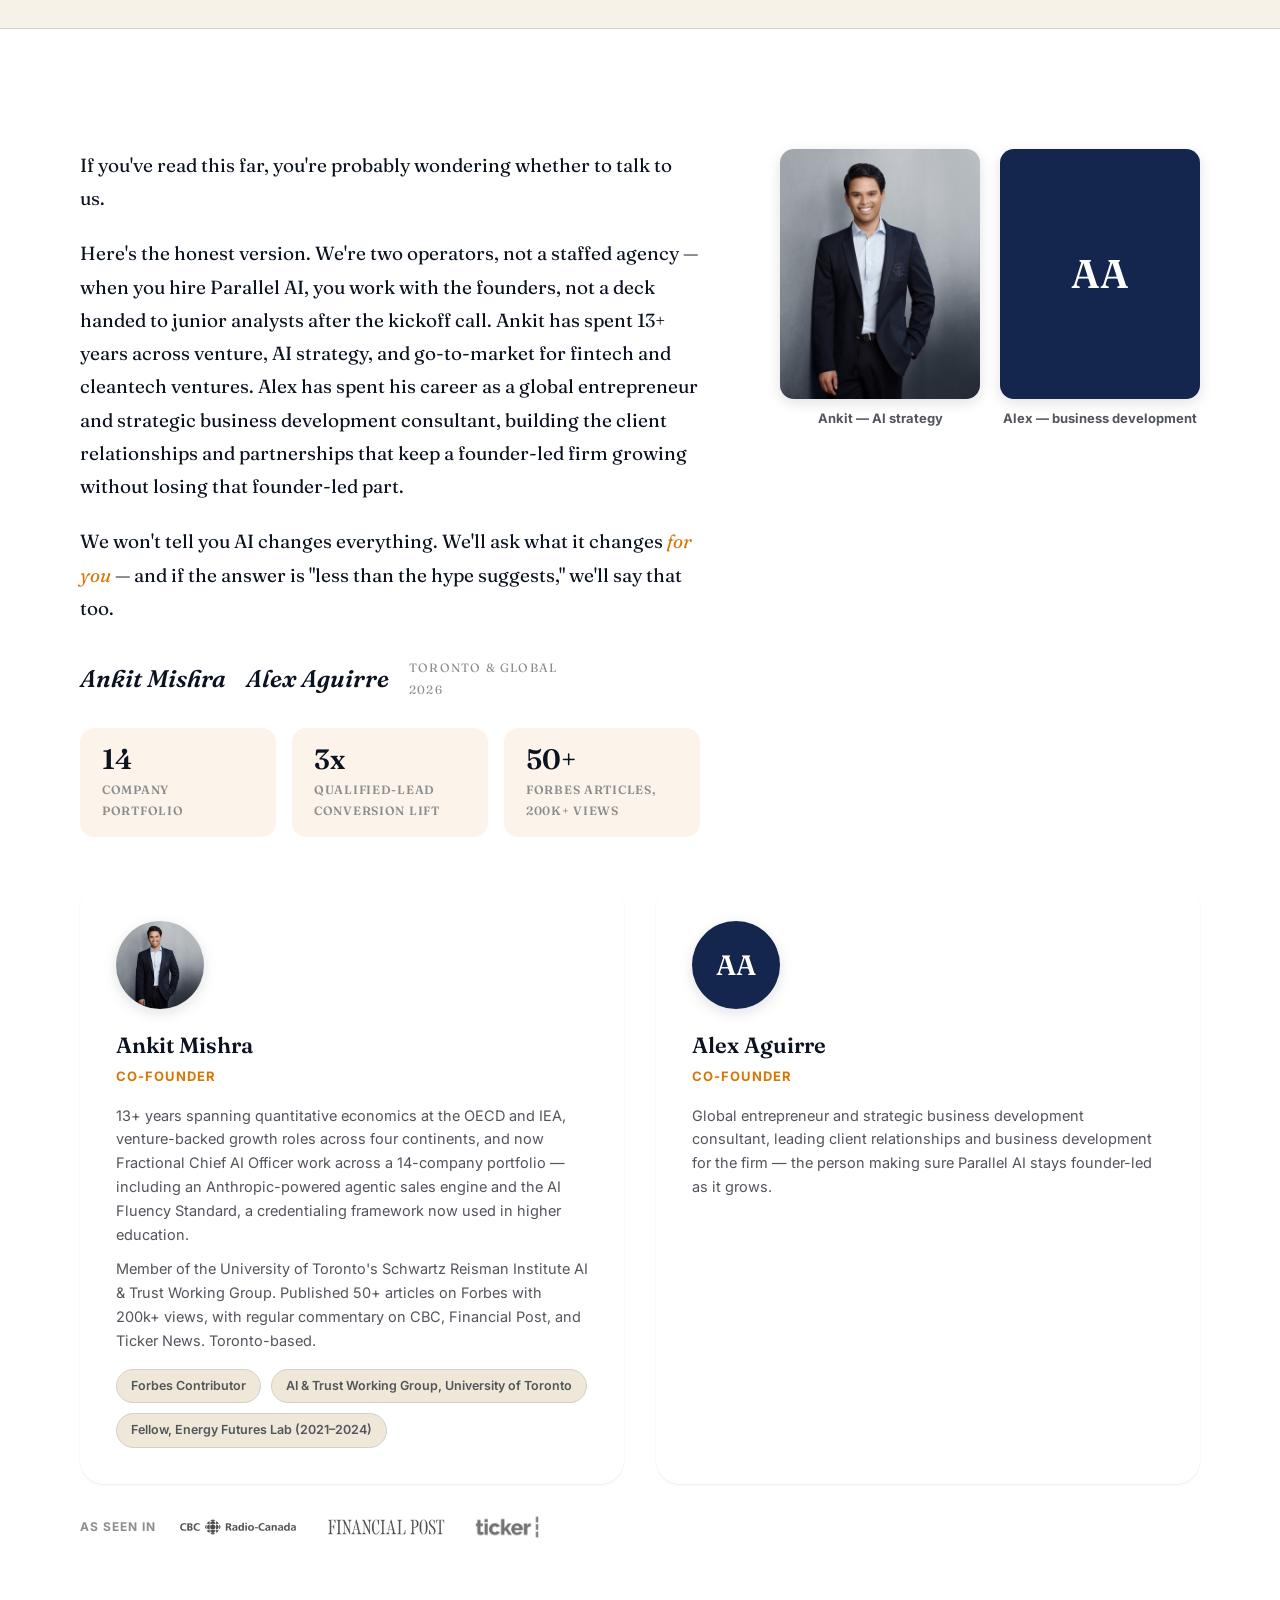
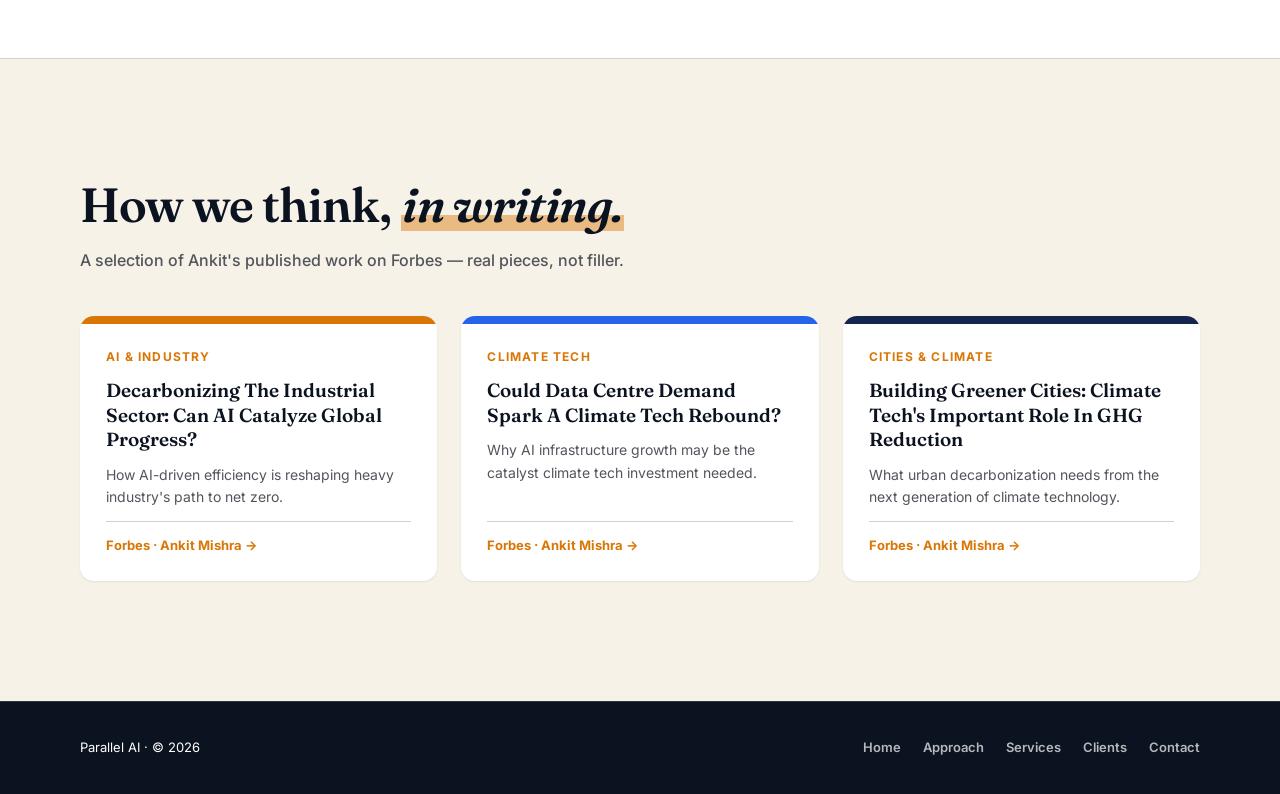
<file: founders.html>
<!DOCTYPE html>
<html lang="en">
<head>
<meta charset="UTF-8">
<meta name="viewport" content="width=device-width, initial-scale=1.0">
<title>About — Parallel AI</title>
<meta name="description" content="Parallel AI is run by its founders — Ankit Mishra and Alex Aguirre — not handed off to junior analysts after the kickoff call.">
<link rel="preconnect" href="https://fonts.googleapis.com">
<link rel="preconnect" href="https://fonts.gstatic.com" crossorigin>
<link href="https://fonts.googleapis.com/css2?family=Fraunces:opsz,wght@9..144,500;9..144,600&family=Inter:wght@400;500;600;700;800&display=swap" rel="stylesheet">
<link rel="stylesheet" href="assets/styles.css">
</head>
<body>

<nav class="floatnav" id="nav">
  <div class="nav-pill" id="navpill">
    <a class="brand" href="index.html">Parallel AI</a>
    <div class="nav-links">
      <a class="navlink" href="approach.html">Approach</a>
      <a class="navlink" href="services.html">Services</a>
      <a class="navlink" href="readiness.html">Readiness Check</a>
      <a class="navlink" href="founders.html">About</a>
      <a class="navlink" href="clients.html">Clients</a>
      <a href="https://calendar.app.google/e9p5NZZGJtZzqpzv5" class="btn btn-primary" target="_blank" rel="noopener">Book a call</a>
    </div>
    <div class="lang-toggle"><a href="founders.html" class="active">EN</a><span>|</span><a href="founders-fr.html">FR</a></div>
    <button class="hamburger" id="hamburger" aria-label="Menu"></button>
  </div>
</nav>

<header class="pagehead">
  <div class="wrap">
    <p class="eyebrow reveal">About</p>
    <h1 class="display reveal">Two operators, <em>one transformation practice.</em></h1>
  </div>
</header>

<section class="section tight">
  <div class="wrap">
    <h2 class="display reveal">Two decades before AI had a seat <em>at the table.</em></h2>
    <p class="ch-sub reveal">Four moments, not a résumé — the judgment behind Parallel AI didn't start in 2023.</p>
    <div class="timeline">
      <div class="timeline-step reveal">
        <div class="timeline-yr">2012<small>to 2015 · Paris</small></div>
        <div class="timeline-rail"><span class="timeline-dot"></span></div>
        <div class="timeline-card">
          <span class="timeline-era">Quantitative Policy</span>
          <h3>Before "AI strategy" was a job title</h3>
          <p>Ankit was an economist at the OECD and the International Energy Agency, authoring the manufacturing chapter of the OECD's Economic Survey of India and building the energy-consumption dataset behind an award-winning IEA database. Rigorous, data-driven analysis — the discipline this work now borrows from, under a different name.</p>
        </div>
      </div>
      <div class="timeline-step reveal">
        <div class="timeline-yr">2016<small>to 2019 · San Francisco</small></div>
        <div class="timeline-rail"><span class="timeline-dot"></span></div>
        <div class="timeline-card">
          <span class="timeline-era">Inside the First Wave</span>
          <h3>Running data at a scale most "AI-native" teams haven't seen</h3>
          <p>At Premise Data, he managed 35 country leads across 140+ countries and a quarter-million field installs. Then at Nauto — an actual AI company, not a metaphor — AI stopped being a policy topic and became the product, years before ChatGPT made it a dinner-table word.</p>
        </div>
      </div>
      <div class="timeline-step reveal">
        <div class="timeline-yr">2019<small>to 2024 · San Francisco</small></div>
        <div class="timeline-rail"><span class="timeline-dot"></span></div>
        <div class="timeline-card">
          <span class="timeline-era">Betting Early on Emerging-Market Growth</span>
          <h3>Commercial and go-to-market systems across Africa and India</h3>
          <p>At Pngme, a financial-data platform spanning 5 African markets — Nigeria, Kenya, Ghana, Uganda, and Zambia — he built the commercial and data-governance systems behind its $15M Series A. Then at Alariss, a founding growth role scaling into 11 countries, including 3 VC partnerships closed across India — the same instinct for where technology adoption was headed next, years before "AI strategy" was the term for it.</p>
        </div>
      </div>
      <div class="timeline-step reveal">
        <div class="timeline-yr">2025<small>to now · Toronto</small></div>
        <div class="timeline-rail"><span class="timeline-dot"></span></div>
        <div class="timeline-card">
          <span class="timeline-era">The Wave Catches Up</span>
          <h3>Building what everyone else is now trying to buy</h3>
          <p>Fractional Chief AI Officer work across a 14-company portfolio — including leading AI adoption strategy for Holocene's African climatetech fund — plus an Anthropic-powered agentic sales engine that lifted qualified-lead conversion 3x and cut prospecting time roughly 5x, and co-founding the AI Fluency Standard now used in higher education.</p>
        </div>
      </div>
    </div>
  </div>
</section>

<section class="section bg-white">
  <div class="wrap">
    <div class="letter-grid">
      <div class="letter reveal">
        <p>If you've read this far, you're probably wondering whether to talk to us.</p>
        <p>Here's the honest version. We're two operators, not a staffed agency — when you hire Parallel AI, you work with the founders, not a deck handed to junior analysts after the kickoff call. Ankit has spent 13+ years across venture, AI strategy, and go-to-market for fintech and cleantech ventures. Alex has spent his career as a global entrepreneur and strategic business development consultant, building the client relationships and partnerships that keep a founder-led firm growing without losing that founder-led part.</p>
        <p>We won't tell you AI changes everything. We'll ask what it changes <em>for you</em> — and if the answer is "less than the hype suggests," we'll say that too.</p>
        <div class="signatures">
          <span class="sig-name">Ankit Mishra</span>
          <span class="sig-name">Alex Aguirre</span>
          <span class="sig-meta">Toronto & Global<br>2026</span>
        </div>
        <div class="stat-badges reveal">
          <div class="stat-badge"><strong>14</strong><span>Company portfolio</span></div>
          <div class="stat-badge"><strong>3x</strong><span>Qualified-lead conversion lift</span></div>
          <div class="stat-badge"><strong>50+</strong><span>Forbes articles, 200k+ views</span></div>
        </div>
      </div>
      <div class="reveal">
        <div class="founder-photos">
          <div class="fp"><img src="assets/ankit-headshot.jpg" alt="Ankit Mishra"><div class="cap">Ankit — AI strategy</div></div>
          <div class="fp">
            <div class="initials-lg">AA</div>
            <div class="cap">Alex — business development</div>
          </div>
        </div>
      </div>
    </div>

    <div class="founders-grid">
      <div class="founder-card reveal">
        <img src="assets/ankit-headshot.jpg" alt="Ankit Mishra">
        <h3>Ankit Mishra</h3>
        <p class="role">Co-Founder</p>
        <p>13+ years spanning quantitative economics at the OECD and IEA, venture-backed growth roles across four continents, and now Fractional Chief AI Officer work across a 14-company portfolio — including an Anthropic-powered agentic sales engine and the AI Fluency Standard, a credentialing framework now used in higher education.</p>
        <p>Member of the University of Toronto's Schwartz Reisman Institute AI & Trust Working Group. Published 50+ articles on Forbes with 200k+ views, with regular commentary on CBC, Financial Post, and Ticker News. Toronto-based.</p>
        <div class="honors">
          <span class="honor-chip">Forbes Contributor</span>
          <span class="honor-chip">AI & Trust Working Group, University of Toronto</span>
          <span class="honor-chip">Fellow, Energy Futures Lab (2021–2024)</span>
        </div>
      </div>
      <div class="founder-card reveal">
        <div class="initials-lg">AA</div>
        <h3>Alex Aguirre</h3>
        <p class="role">Co-Founder</p>
        <p>Global entrepreneur and strategic business development consultant, leading client relationships and business development for the firm — the person making sure Parallel AI stays founder-led as it grows.</p>
      </div>
    </div>
    <div class="press-row reveal">
      <span class="press-label">As seen in</span>
      <div class="press-logos">
        <img src="assets/logo-cbc.png" alt="CBC">
        <img src="assets/logo-financialpost.png" alt="Financial Post">
        <img src="assets/logo-tickernews.png" alt="Ticker News">
      </div>
    </div>
  </div>
</section>

<section class="section">
  <div class="wrap">
    <h2 class="display reveal">How we think, <em>in writing.</em></h2>
    <p class="ch-sub reveal">A selection of Ankit's published work on Forbes — real pieces, not filler.</p>
    <div class="arts-grid">
      <a class="art reveal" href="https://www.forbes.com/sites/ankitmishra/2025/08/06/decarbonizing-the-industrial-sector-can-ai-catalyze-global-progress/" target="_blank" rel="noopener">
        <div class="a-cover"></div>
        <div class="a-body">
          <span class="a-chip">AI & Industry</span>
          <h3>Decarbonizing The Industrial Sector: Can AI Catalyze Global Progress?</h3>
          <p>How AI-driven efficiency is reshaping heavy industry's path to net zero.</p>
          <span class="a-meta">Forbes · Ankit Mishra →</span>
        </div>
      </a>
      <a class="art reveal" href="https://www.forbes.com/sites/ankitmishra/2025/04/28/could-data-centre-demand-spark-a-climate-tech-rebound/" target="_blank" rel="noopener">
        <div class="a-cover m2"></div>
        <div class="a-body">
          <span class="a-chip">Climate Tech</span>
          <h3>Could Data Centre Demand Spark A Climate Tech Rebound?</h3>
          <p>Why AI infrastructure growth may be the catalyst climate tech investment needed.</p>
          <span class="a-meta">Forbes · Ankit Mishra →</span>
        </div>
      </a>
      <a class="art reveal" href="https://www.forbes.com/sites/ankitmishra/2023/10/23/building-greener-cities-climatetechs-important-role-in-ghg-reduction/" target="_blank" rel="noopener">
        <div class="a-cover m3"></div>
        <div class="a-body">
          <span class="a-chip">Cities & Climate</span>
          <h3>Building Greener Cities: Climate Tech's Important Role In GHG Reduction</h3>
          <p>What urban decarbonization needs from the next generation of climate technology.</p>
          <span class="a-meta">Forbes · Ankit Mishra →</span>
        </div>
      </a>
    </div>
  </div>
</section>

<section class="foot bg-dark" style="padding-top:36px;">
  <div class="wrap" style="display:flex;justify-content:space-between;align-items:center;gap:20px;flex-wrap:wrap;width:100%;">
    <span>Parallel AI · © 2026</span>
    <div class="foot-links">
      <a href="index.html">Home</a><a href="approach.html">Approach</a><a href="services.html">Services</a><a href="clients.html">Clients</a><a href="contact.html">Contact</a>
    </div>
  </div>
</section>

<div class="bot" id="bot">
  <span class="bot-icon">💬</span>
  <div class="bot-head">
    <span class="dot"></span>
    <div class="who">Parallel Concierge<span>AI-assisted, ask anything</span></div>
    <button class="bot-close" id="bot-close">×</button>
  </div>
  <div class="bot-panel">
    <div class="bot-thread" id="bot-thread">
      <div class="msg bot-m">Questions about leadership, culture, AI adoption, or how we work? Ask me anything — I'll answer honestly.</div>
    </div>
    <div class="bot-chips" id="bot-chips">
      <button class="bot-chip">What does an engagement cost?</button>
      <button class="bot-chip">Why not a big-name consultancy?</button>
      <button class="bot-chip">Can I talk to a human?</button>
    </div>
    <div class="bot-input-row">
      <input type="text" id="bot-input" placeholder="Ask anything…">
      <button class="bot-send" id="bot-send">Send</button>
    </div>
  </div>
</div>

<script src="assets/site.js"></script>
</body>
</html>
</file>
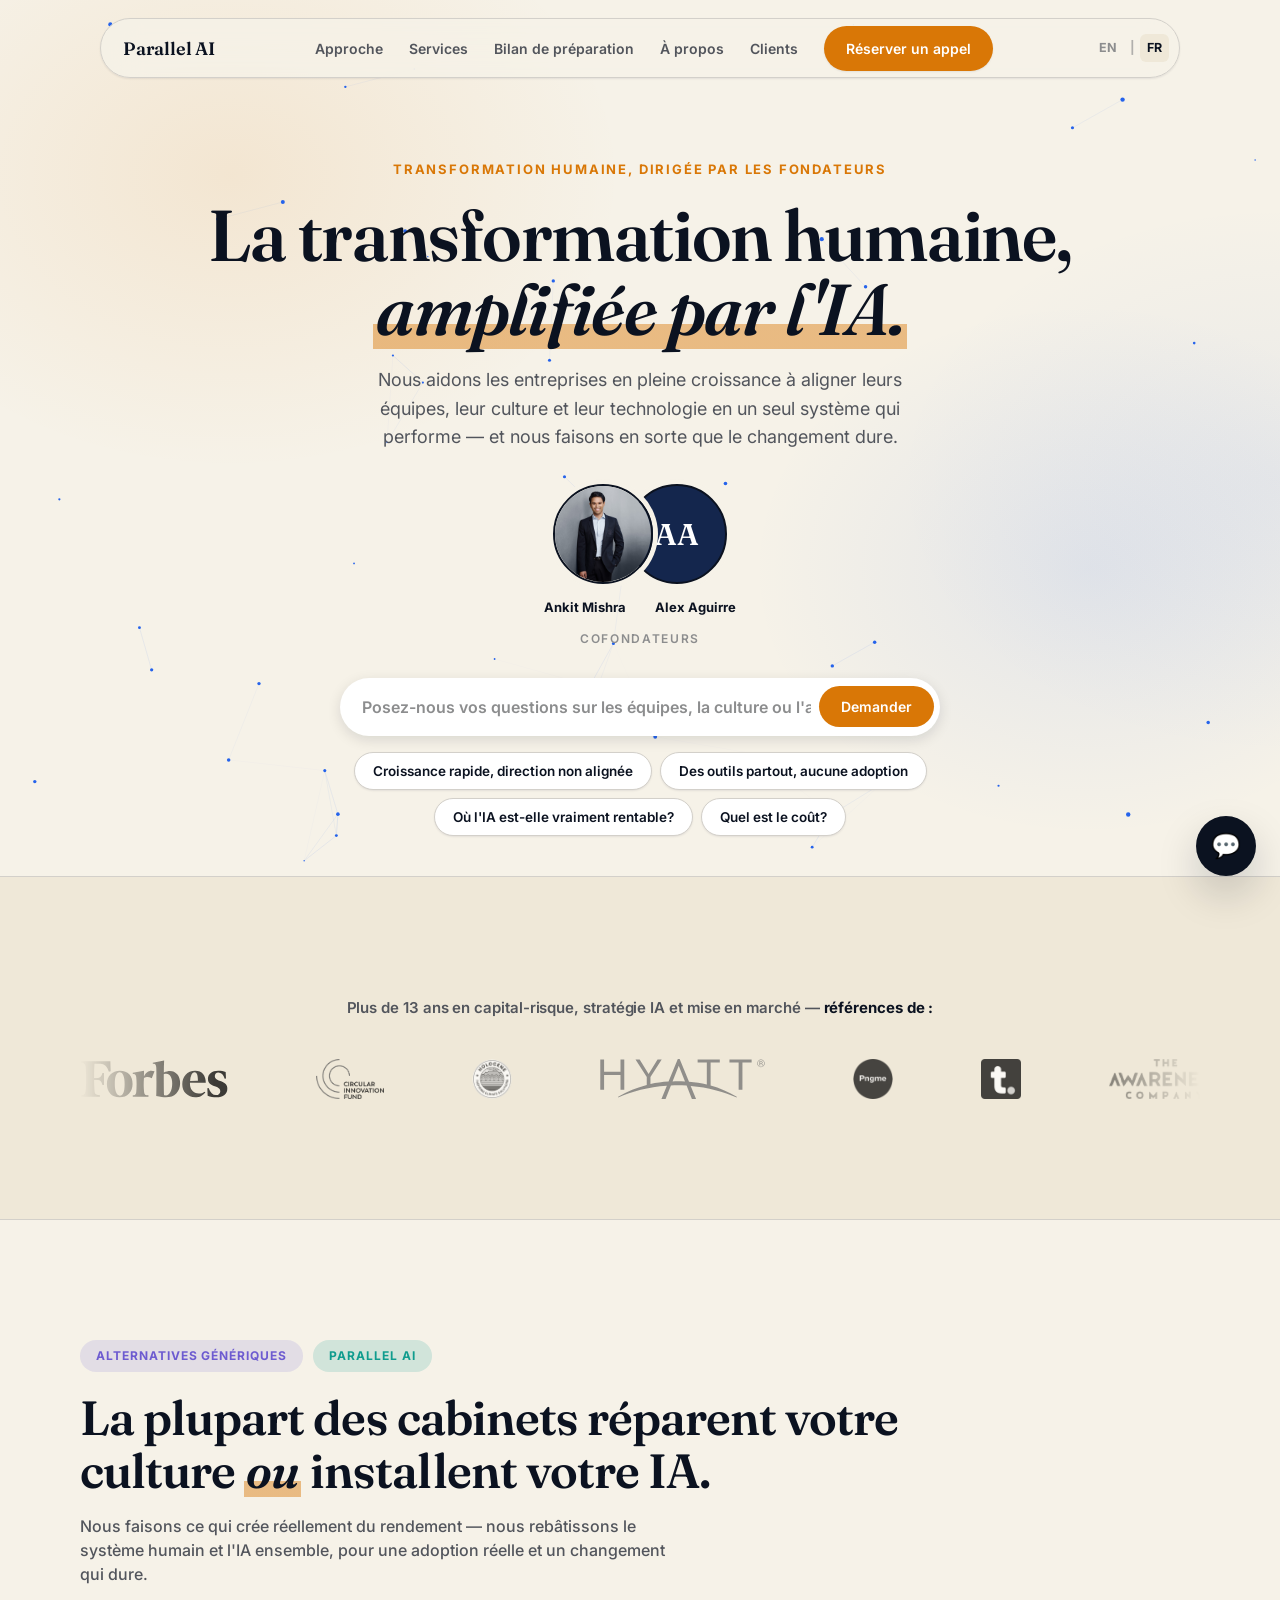
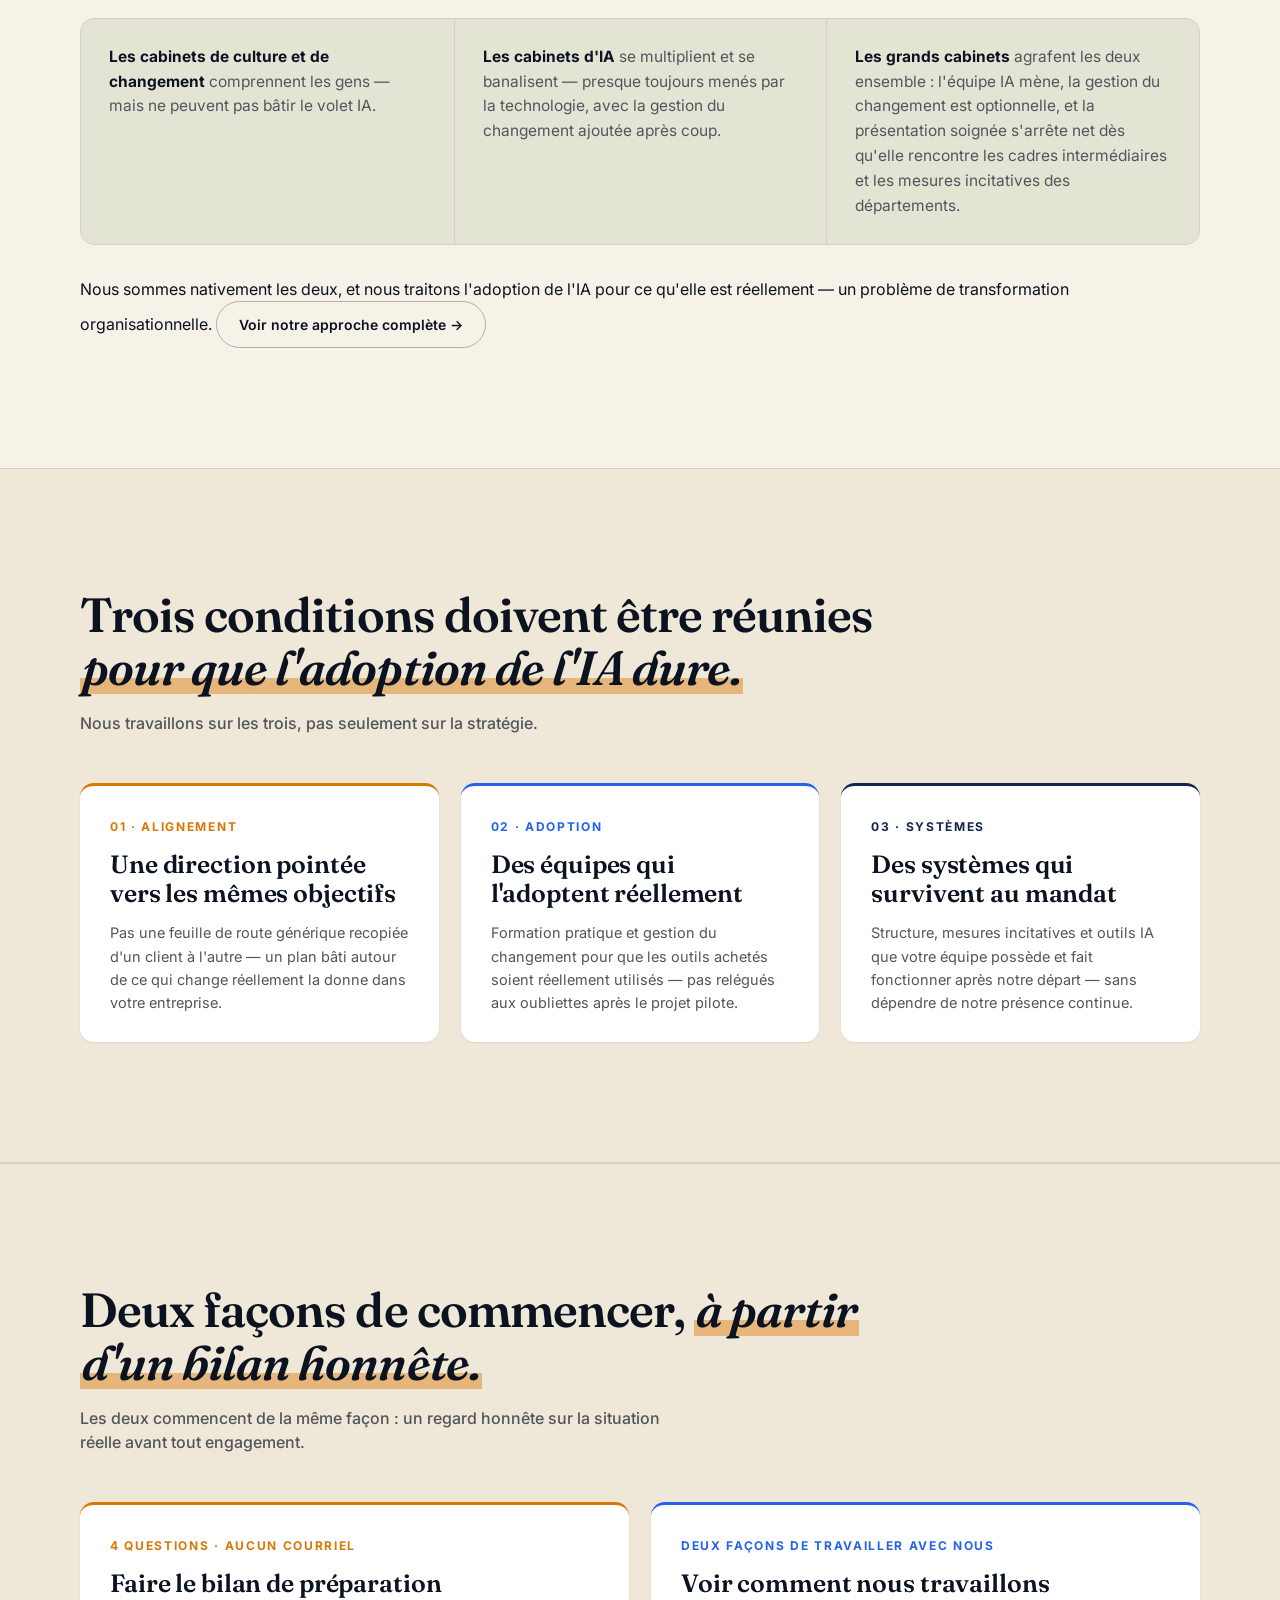
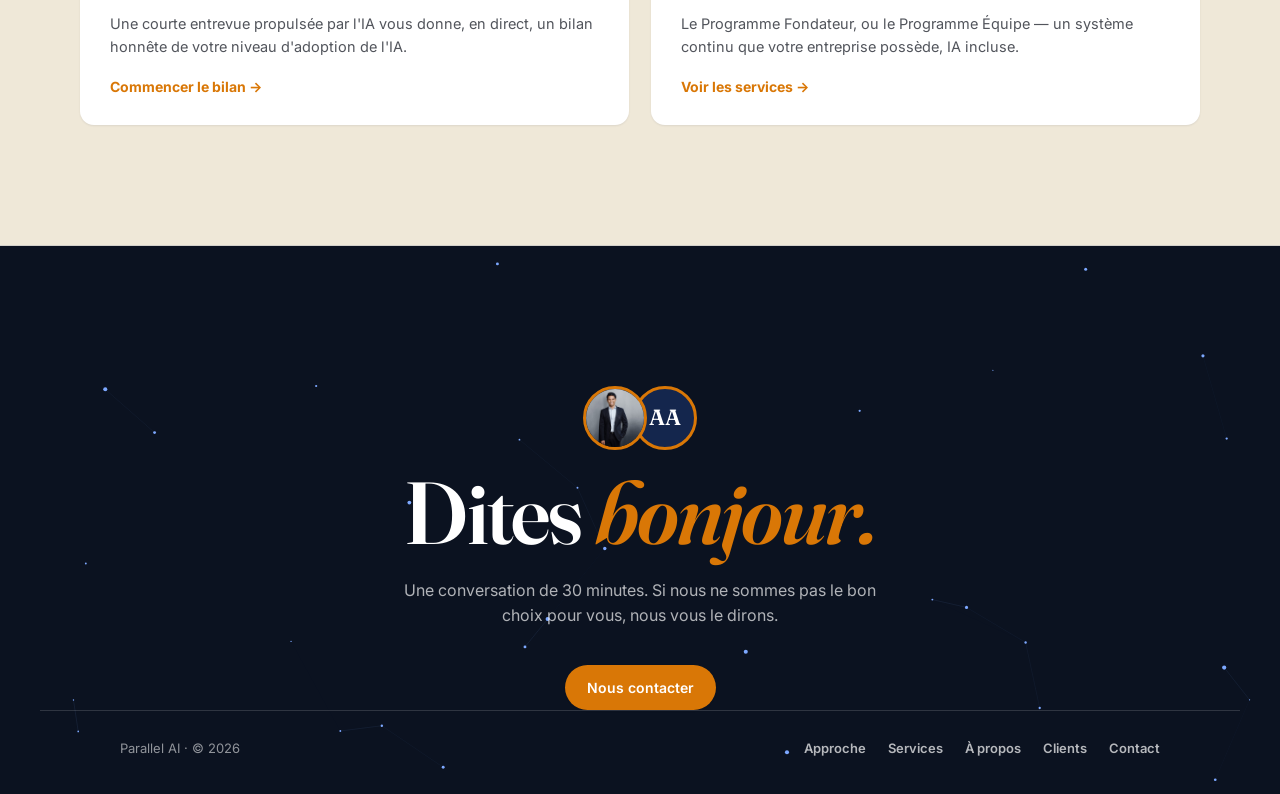
<file: index-fr.html>
<!DOCTYPE html>
<html lang="fr">
<head>
<meta charset="UTF-8">
<meta name="viewport" content="width=device-width, initial-scale=1.0">
<title>Parallel AI — Transformation humaine, amplifiée par l'IA</title>
<meta name="description" content="Parallel AI aide les entreprises en croissance à aligner leurs équipes, leur culture et leur technologie en un seul système qui performe — conçu par des opérateurs, pas de simples conseillers.">
<meta property="og:title" content="Parallel AI — Transformation humaine, amplifiée par l'IA">
<meta property="og:description" content="Nous rebâtissons le système humain et l'IA ensemble, pour une adoption réelle et un changement qui dure. Conçu par des opérateurs ayant vécu cela dans leurs propres entreprises.">
<link rel="preconnect" href="https://fonts.googleapis.com">
<link rel="preconnect" href="https://fonts.gstatic.com" crossorigin>
<link href="https://fonts.googleapis.com/css2?family=Fraunces:opsz,wght@9..144,500;9..144,600&family=Inter:wght@400;500;600;700;800&display=swap" rel="stylesheet">
<link rel="stylesheet" href="assets/styles.css">
</head>
<body>

<nav class="floatnav" id="nav">
  <div class="nav-pill" id="navpill">
    <span class="brand">Parallel AI</span>
    <div class="nav-links">
      <a class="navlink" href="approach-fr.html">Approche</a>
      <a class="navlink" href="services-fr.html">Services</a>
      <a class="navlink" href="readiness-fr.html">Bilan de préparation</a>
      <a class="navlink" href="founders-fr.html">À propos</a>
      <a class="navlink" href="clients-fr.html">Clients</a>
      <a href="https://calendar.app.google/e9p5NZZGJtZzqpzv5" class="btn btn-primary" target="_blank" rel="noopener">Réserver un appel</a>
    </div>
    <div class="lang-toggle"><a href="index.html">EN</a><span>|</span><a href="index-fr.html" class="active">FR</a></div>
    <button class="hamburger" id="hamburger" aria-label="Menu"></button>
  </div>
</nav>

<header class="hero-frame" id="top">
  <canvas id="field" aria-hidden="true"></canvas>
  <div class="hero-inner">
    <p class="eyebrow reveal">Transformation humaine, dirigée par les fondateurs</p>
    <h1 class="display reveal">La transformation humaine, <em>amplifiée par l'IA.</em></h1>
    <p class="hero-sub reveal">Nous aidons les entreprises en pleine croissance à aligner leurs équipes, leur culture et leur technologie en un seul système qui performe — et nous faisons en sorte que le changement dure.</p>
    <div class="sig-lockup reveal">
      <div class="sig-faces">
        <img class="l" src="assets/ankit-headshot.jpg" alt="Ankit Mishra">
        <div class="initials s">AA</div>
      </div>
      <div class="sig-names">
        <span class="nm">Ankit Mishra</span>
        <span class="nm">Alex Aguirre</span>
      </div>
      <span class="sig-role">Cofondateurs</span>
    </div>
    <div class="hero-ask reveal">
      <div class="askbar">
        <input type="text" id="hero-ask-input" placeholder="Posez-nous vos questions sur les équipes, la culture ou l'adoption de l'IA →" autocomplete="off">
        <button id="hero-ask-send">Demander</button>
      </div>
      <div class="ask-chips">
        <button class="ask-chip" data-q="Nous croissons rapidement et notre équipe de direction n'est pas alignée — par où commencer?">Croissance rapide, direction non alignée</button>
        <button class="ask-chip" data-q="Nous avons des outils d'IA, mais personne ne les utilise vraiment — par où commencer?">Des outils partout, aucune adoption</button>
        <button class="ask-chip" data-q="Comment savoir où l'IA est vraiment rentable pour notre entreprise?">Où l'IA est-elle vraiment rentable?</button>
        <button class="ask-chip" data-q="Quel est le coût réel d'un mandat avec Parallel AI?">Quel est le coût?</button>
      </div>
    </div>
  </div>
</header>

<section class="section bg-surface">
  <div class="wrap cred-inner">
    <p class="cred-line reveal">Plus de 13 ans en capital-risque, stratégie IA et mise en marché — <b>références de :</b></p>
    <div class="credmarq">
      <div class="credtrack">
        <div class="lg-item"><img src="assets/logo-forbes.svg" alt="Forbes"></div>
        <div class="lg-item"><img src="assets/logo-cyclecapital.png" alt="Circular Innovation Fund"></div>
        <div class="lg-item"><img src="assets/logo-holocene.png" alt="Holocene"></div>
        <div class="lg-item"><img src="assets/logo-hyatt.svg" alt="Hyatt"></div>
        <div class="lg-item"><img src="assets/logo-pngme.png" alt="PngMe"></div>
        <div class="lg-item"><img src="assets/logo-tomocredit.png" alt="Tomo Credit"></div>
        <div class="lg-item"><img src="assets/logo-awareness-company.png" alt="The Awareness Company"></div>
        <div class="lg-item"><img src="assets/logo-switch-energy.png" alt="Switch Energy"></div>
        <div class="lg-item"><img src="assets/logo-asoba.png" alt="Asoba"></div>
        <div class="lg-item"><img src="assets/logo-scoothero.png" alt="ScootHero"></div>
        <div class="lg-item"><img src="assets/logo-zimicharge.png" alt="Zimi Charge"></div>
        <div class="lg-item"><img src="assets/logo-mazimobility.png" alt="Mazi Mobility"></div>
        <div class="lg-item"><img src="assets/logo-wildbio.png" alt="WildBio"></div>
        <div class="lg-item"><img src="assets/logo-farmtofeed.svg" alt="Farm to Feed"></div>
        <div class="lg-item"><img src="assets/logo-irokoanalytics.svg" alt="Iroko Analytics"></div>
        <div class="lg-item"><img src="assets/logo-reclaim.png" alt="Reclaim"></div>
        <div class="lg-item"><img src="assets/logo-cinergy.png" alt="Cinergy"></div>
        <div class="lg-item"><img src="assets/logo-faro.svg" alt="Faro"></div>
        <div class="lg-item"><img src="assets/logo-yongeza.png" alt="Yongeza Capital"></div>
        <div class="lg-item"><img src="assets/logo-sensitel.png" alt="Sensitel"></div>
        <div class="lg-item" aria-hidden="true"><img src="assets/logo-forbes.svg" alt=""></div>
        <div class="lg-item" aria-hidden="true"><img src="assets/logo-cyclecapital.png" alt=""></div>
        <div class="lg-item" aria-hidden="true"><img src="assets/logo-holocene.png" alt=""></div>
        <div class="lg-item" aria-hidden="true"><img src="assets/logo-hyatt.svg" alt=""></div>
        <div class="lg-item" aria-hidden="true"><img src="assets/logo-pngme.png" alt=""></div>
        <div class="lg-item" aria-hidden="true"><img src="assets/logo-tomocredit.png" alt=""></div>
        <div class="lg-item" aria-hidden="true"><img src="assets/logo-awareness-company.png" alt=""></div>
        <div class="lg-item" aria-hidden="true"><img src="assets/logo-switch-energy.png" alt=""></div>
        <div class="lg-item" aria-hidden="true"><img src="assets/logo-asoba.png" alt=""></div>
        <div class="lg-item" aria-hidden="true"><img src="assets/logo-scoothero.png" alt=""></div>
        <div class="lg-item" aria-hidden="true"><img src="assets/logo-zimicharge.png" alt=""></div>
        <div class="lg-item" aria-hidden="true"><img src="assets/logo-mazimobility.png" alt=""></div>
        <div class="lg-item" aria-hidden="true"><img src="assets/logo-wildbio.png" alt=""></div>
        <div class="lg-item" aria-hidden="true"><img src="assets/logo-farmtofeed.svg" alt=""></div>
        <div class="lg-item" aria-hidden="true"><img src="assets/logo-irokoanalytics.svg" alt=""></div>
        <div class="lg-item" aria-hidden="true"><img src="assets/logo-reclaim.png" alt=""></div>
        <div class="lg-item" aria-hidden="true"><img src="assets/logo-cinergy.png" alt=""></div>
        <div class="lg-item" aria-hidden="true"><img src="assets/logo-faro.svg" alt=""></div>
        <div class="lg-item" aria-hidden="true"><img src="assets/logo-yongeza.png" alt=""></div>
        <div class="lg-item" aria-hidden="true"><img src="assets/logo-sensitel.png" alt=""></div>
      </div>
    </div>
  </div>
</section>

<section class="section">
  <div class="wrap">
    <div class="cmp-tags reveal"><span class="cmp-tag them">Alternatives génériques</span><span class="cmp-tag us">Parallel AI</span></div>
    <h2 class="display reveal">La plupart des cabinets réparent votre culture <em>ou</em> installent votre IA.</h2>
    <p class="ch-sub reveal">Nous faisons ce qui crée réellement du rendement — nous rebâtissons le système humain et l'IA ensemble, pour une adoption réelle et un changement qui dure.</p>
    <div class="cmp-boxes reveal">
      <div class="cmp-box">
        <p><b>Les cabinets de culture et de changement</b> comprennent les gens — mais ne peuvent pas bâtir le volet IA.</p>
      </div>
      <div class="cmp-box">
        <p><b>Les cabinets d'IA</b> se multiplient et se banalisent — presque toujours menés par la technologie, avec la gestion du changement ajoutée après coup.</p>
      </div>
      <div class="cmp-box">
        <p><b>Les grands cabinets</b> agrafent les deux ensemble : l'équipe IA mène, la gestion du changement est optionnelle, et la présentation soignée s'arrête net dès qu'elle rencontre les cadres intermédiaires et les mesures incitatives des départements.</p>
      </div>
    </div>
    <p class="reveal" style="margin-top:32px;">Nous sommes nativement les deux, et nous traitons l'adoption de l'IA pour ce qu'elle est réellement — un problème de transformation organisationnelle. <a href="approach-fr.html" class="btn btn-ghost">Voir notre approche complète →</a></p>
  </div>
</section>

<section class="section bg-surface">
  <div class="wrap">
    <h2 class="display reveal">Trois conditions doivent être réunies <em>pour que l'adoption de l'IA dure.</em></h2>
    <p class="ch-sub reveal">Nous travaillons sur les trois, pas seulement sur la stratégie.</p>
    <div class="grid-3">
      <div class="card reveal">
        <span class="k">01 · Alignement</span>
        <h3>Une direction pointée vers les mêmes objectifs</h3>
        <p>Pas une feuille de route générique recopiée d'un client à l'autre — un plan bâti autour de ce qui change réellement la donne dans votre entreprise.</p>
      </div>
      <div class="card reveal">
        <span class="k">02 · Adoption</span>
        <h3>Des équipes qui l'adoptent réellement</h3>
        <p>Formation pratique et gestion du changement pour que les outils achetés soient réellement utilisés — pas relégués aux oubliettes après le projet pilote.</p>
      </div>
      <div class="card reveal">
        <span class="k">03 · Systèmes</span>
        <h3>Des systèmes qui survivent au mandat</h3>
        <p>Structure, mesures incitatives et outils IA que votre équipe possède et fait fonctionner après notre départ — sans dépendre de notre présence continue.</p>
      </div>
    </div>
  </div>
</section>

<section class="section bg-surface">
  <div class="wrap">
    <h2 class="display reveal">Deux façons de commencer, <em>à partir d'un bilan honnête.</em></h2>
    <p class="ch-sub reveal">Les deux commencent de la même façon : un regard honnête sur la situation réelle avant tout engagement.</p>
    <div class="grid-2">
      <a class="card reveal" href="readiness-fr.html">
        <span class="k">4 questions · aucun courriel</span>
        <h3>Faire le bilan de préparation</h3>
        <p>Une courte entrevue propulsée par l'IA vous donne, en direct, un bilan honnête de votre niveau d'adoption de l'IA.</p>
        <span class="card-link">Commencer le bilan →</span>
      </a>
      <a class="card reveal" href="services-fr.html">
        <span class="k">Deux façons de travailler avec nous</span>
        <h3>Voir comment nous travaillons</h3>
        <p>Le Programme Fondateur, ou le Programme Équipe — un système continu que votre entreprise possède, IA incluse.</p>
        <span class="card-link">Voir les services →</span>
      </a>
    </div>
  </div>
</section>

<section class="ch-hello bg-dark" id="contact">
  <canvas id="field-dark" aria-hidden="true"></canvas>
  <div class="wrap">
    <div class="hello-avatars reveal">
      <img src="assets/ankit-headshot.jpg" alt="Ankit Mishra">
      <div class="initials">AA</div>
    </div>
    <h2 class="reveal">Dites <em>bonjour.</em></h2>
    <p class="sub reveal">Une conversation de 30 minutes. Si nous ne sommes pas le bon choix pour vous, nous vous le dirons.</p>
    <div class="hello-ctas reveal">
      <a href="contact-fr.html" class="btn btn-primary">Nous contacter</a>
    </div>
    <div class="foot">
      <span>Parallel AI · © 2026</span>
      <div class="foot-links">
        <a href="approach-fr.html">Approche</a><a href="services-fr.html">Services</a><a href="founders-fr.html">À propos</a><a href="clients-fr.html">Clients</a><a href="contact-fr.html">Contact</a>
      </div>
    </div>
  </div>
</section>

<div class="bot" id="bot">
  <span class="bot-icon">💬</span>
  <div class="bot-head">
    <span class="dot"></span>
    <div class="who">Concierge Parallel<span>Assisté par IA, posez vos questions</span></div>
    <button class="bot-close" id="bot-close">×</button>
  </div>
  <div class="bot-panel">
    <div class="bot-thread" id="bot-thread">
      <div class="msg bot-m">Des questions sur le leadership, la culture, l'adoption de l'IA ou notre façon de travailler? Demandez-moi n'importe quoi — je répondrai honnêtement.</div>
    </div>
    <div class="bot-chips" id="bot-chips">
      <button class="bot-chip">Quel est le coût d'un mandat?</button>
      <button class="bot-chip">Pourquoi pas un grand cabinet de conseil?</button>
      <button class="bot-chip">Puis-je parler à quelqu'un?</button>
    </div>
    <div class="bot-input-row">
      <input type="text" id="bot-input" placeholder="Posez votre question…">
      <button class="bot-send" id="bot-send">Envoyer</button>
    </div>
  </div>
</div>

<script src="assets/site.js"></script>
</body>
</html>
</file>
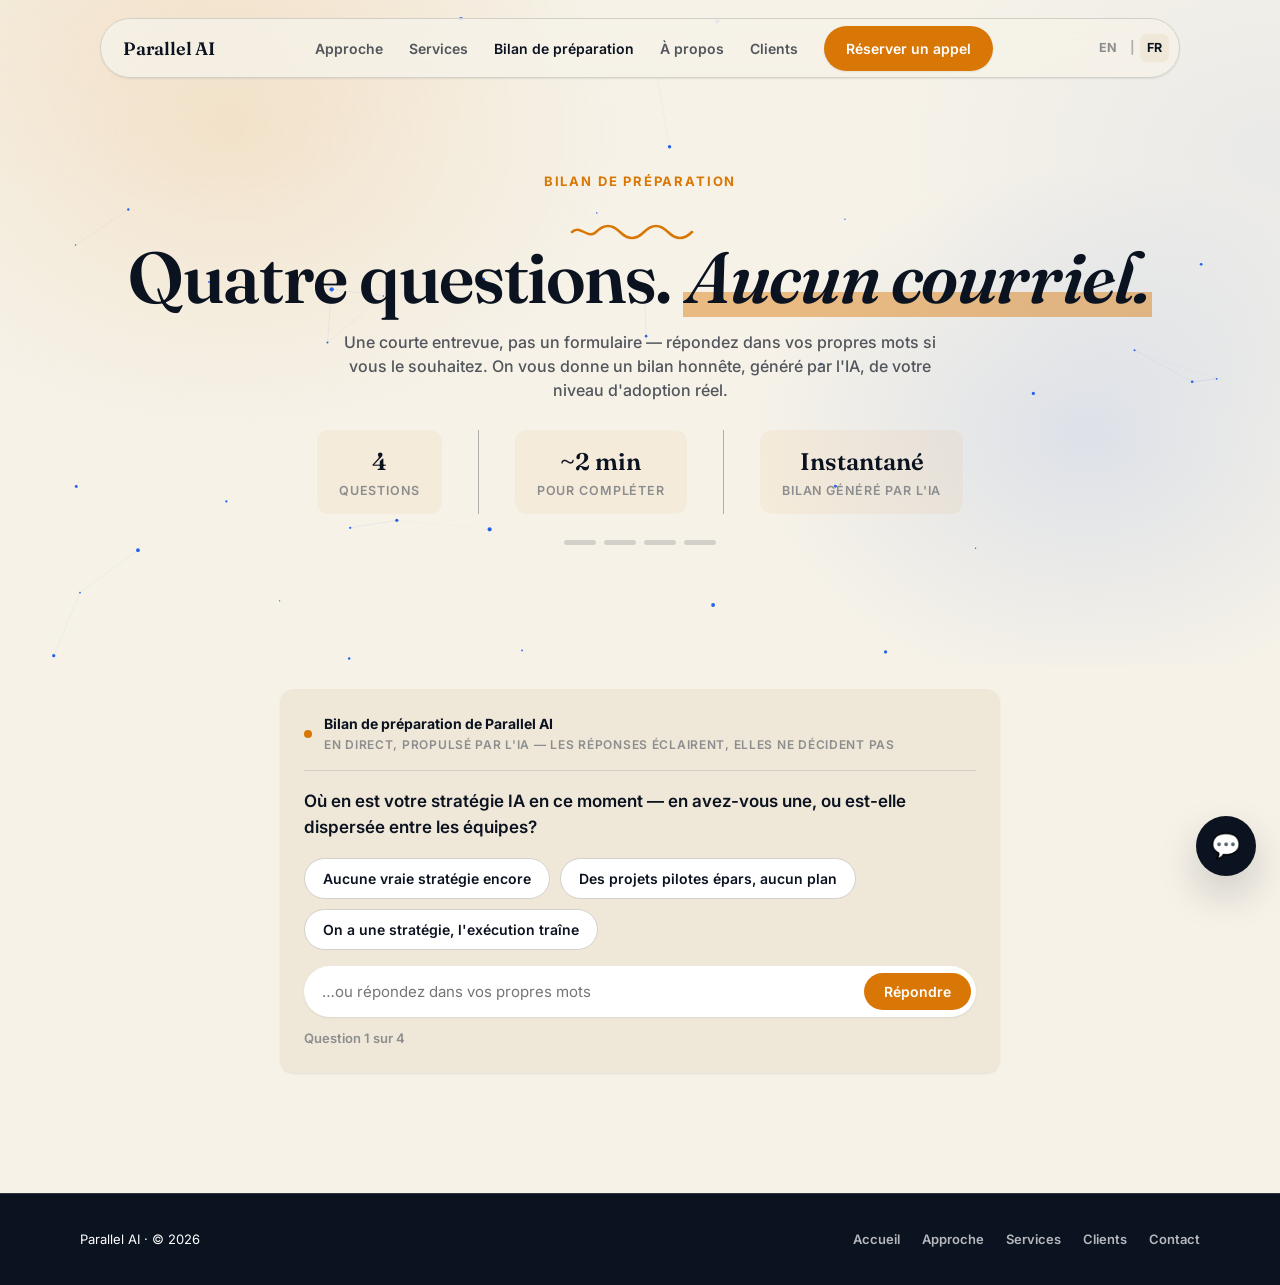
<file: readiness-fr.html>
<!DOCTYPE html>
<html lang="fr">
<head>
<meta charset="UTF-8">
<meta name="viewport" content="width=device-width, initial-scale=1.0">
<title>Bilan de préparation — Parallel AI</title>
<meta name="description" content="Quatre questions, aucun courriel. Une courte entrevue propulsée par l'IA qui vous donne un bilan honnête de votre niveau d'adoption de l'IA.">
<link rel="preconnect" href="https://fonts.googleapis.com">
<link rel="preconnect" href="https://fonts.gstatic.com" crossorigin>
<link href="https://fonts.googleapis.com/css2?family=Fraunces:opsz,wght@9..144,500;9..144,600&family=Inter:wght@400;500;600;700;800&display=swap" rel="stylesheet">
<link rel="stylesheet" href="assets/styles.css">
</head>
<body>

<nav class="floatnav" id="nav">
  <div class="nav-pill" id="navpill">
    <a class="brand" href="index-fr.html">Parallel AI</a>
    <div class="nav-links">
      <a class="navlink" href="approach-fr.html">Approche</a>
      <a class="navlink" href="services-fr.html">Services</a>
      <a class="navlink" href="readiness-fr.html">Bilan de préparation</a>
      <a class="navlink" href="founders-fr.html">À propos</a>
      <a class="navlink" href="clients-fr.html">Clients</a>
      <a href="https://calendar.app.google/e9p5NZZGJtZzqpzv5" class="btn btn-primary" target="_blank" rel="noopener">Réserver un appel</a>
    </div>
    <div class="lang-toggle"><a href="readiness.html">EN</a><span>|</span><a href="readiness-fr.html" class="active">FR</a></div>
    <button class="hamburger" id="hamburger" aria-label="Menu"></button>
  </div>
</nav>

<header class="pagehead glow">
  <canvas id="field" aria-hidden="true"></canvas>
  <div class="wrap">
    <p class="eyebrow reveal">Bilan de préparation</p>
    <svg class="squiggle reveal" viewBox="0 0 140 16" aria-hidden="true"><path d="M2 8c8-8 16 8 24 0s16-8 24 0 16 8 24 0 16-8 24 0 16 8 24 0"/></svg>
    <h1 class="display reveal">Quatre questions. <em>Aucun courriel.</em></h1>
    <p class="ch-sub reveal" style="margin-left:auto;margin-right:auto;text-align:center;">Une courte entrevue, pas un formulaire — répondez dans vos propres mots si vous le souhaitez. On vous donne un bilan honnête, généré par l'IA, de votre niveau d'adoption réel.</p>
    <div class="quiz-stats reveal">
      <div><strong>4</strong><span>Questions</span></div>
      <div class="qs-div"></div>
      <div><strong>~2 min</strong><span>Pour compléter</span></div>
      <div class="qs-div"></div>
      <div><strong>Instantané</strong><span>Bilan généré par l'IA</span></div>
    </div>
    <div class="stage-dots reveal" id="stage-dots" style="justify-content:center;"><span class="sd"></span><span class="sd"></span><span class="sd"></span><span class="sd"></span></div>
  </div>
</header>

<section class="section tight">
  <div class="wrap" style="max-width:720px;">
    <div class="iv-surface reveal" id="quiz-surface">
      <div class="iv-head">
        <span class="dot"></span>
        <div class="who">Bilan de préparation de Parallel AI<span>En direct, propulsé par l'IA — les réponses éclairent, elles ne décident pas</span></div>
      </div>
      <div id="iv-live">
        <p class="iv-q" id="iv-question"></p>
        <div class="iv-chips" id="iv-chips"></div>
        <div class="iv-inputrow">
          <input type="text" id="iv-input" placeholder="…ou répondez dans vos propres mots" autocomplete="off">
          <button id="iv-send">Répondre</button>
        </div>
        <p class="iv-progress" id="iv-progress">Question 1 sur 4</p>
      </div>
      <div class="diag-loading" id="diag-loading" style="display:none;">Analyse de vos réponses…</div>
      <div class="diag-result" id="diag-result">
        <h3 id="result-headline"></h3>
        <div class="scan-bars">
          <div class="sbar"><div class="row"><span>Stratégie</span><span id="val-0">—</span></div><div class="track"><div class="fill" id="dim-0"></div></div></div>
          <div class="sbar"><div class="row"><span>Adoption</span><span id="val-1">—</span></div><div class="track"><div class="fill" id="dim-1"></div></div></div>
          <div class="sbar"><div class="row"><span>Ressources</span><span id="val-2">—</span></div><div class="track"><div class="fill" id="dim-2"></div></div></div>
          <div class="sbar"><div class="row"><span>Urgence</span><span id="val-3">—</span></div><div class="track"><div class="fill" id="dim-3"></div></div></div>
        </div>
        <p class="diag-body" id="result-body"></p>
        <p style="margin-top:24px;"><a href="services-fr.html" class="btn btn-primary">Voir les services correspondants →</a> &nbsp; <a href="contact-fr.html" class="btn btn-ghost">Nous parler</a></p>
        <div class="lead-capture" id="lead-capture">
          <p class="lead-prompt">Souhaitez-vous recevoir ce bilan, ou qu'Ankit ou Alex vous recontacte directement?</p>
          <div class="iv-inputrow" style="max-width:420px;">
            <input type="email" id="lead-email" placeholder="vous@entreprise.com" autocomplete="email">
            <input type="text" id="lead-hp" tabindex="-1" autocomplete="off" style="position:absolute;left:-9999px;">
            <button id="lead-send">Envoyer mon bilan</button>
          </div>
          <p class="lead-status" id="lead-status"></p>
        </div>
      </div>
    </div>
  </div>
</section>

<section class="foot bg-dark" style="padding-top:36px;">
  <div class="wrap" style="display:flex;justify-content:space-between;align-items:center;gap:20px;flex-wrap:wrap;width:100%;">
    <span>Parallel AI · © 2026</span>
    <div class="foot-links">
      <a href="index-fr.html">Accueil</a><a href="approach-fr.html">Approche</a><a href="services-fr.html">Services</a><a href="clients-fr.html">Clients</a><a href="contact-fr.html">Contact</a>
    </div>
  </div>
</section>

<div class="bot" id="bot">
  <span class="bot-icon">💬</span>
  <div class="bot-head">
    <span class="dot"></span>
    <div class="who">Concierge Parallel<span>Assisté par IA, posez vos questions</span></div>
    <button class="bot-close" id="bot-close">×</button>
  </div>
  <div class="bot-panel">
    <div class="bot-thread" id="bot-thread">
      <div class="msg bot-m">Des questions sur le leadership, la culture, l'adoption de l'IA ou notre façon de travailler? Demandez-moi n'importe quoi — je répondrai honnêtement.</div>
    </div>
    <div class="bot-chips" id="bot-chips">
      <button class="bot-chip">Quel est le coût d'un mandat?</button>
      <button class="bot-chip">Pourquoi pas un grand cabinet de conseil?</button>
      <button class="bot-chip">Puis-je parler à quelqu'un?</button>
    </div>
    <div class="bot-input-row">
      <input type="text" id="bot-input" placeholder="Posez votre question…">
      <button class="bot-send" id="bot-send">Envoyer</button>
    </div>
  </div>
</div>

<script src="assets/site.js"></script>
<script>
const QUESTIONS = [
  { q: "Où en est votre stratégie IA en ce moment — en avez-vous une, ou est-elle dispersée entre les équipes?", chips: ["Aucune vraie stratégie encore", "Des projets pilotes épars, aucun plan", "On a une stratégie, l'exécution traîne"] },
  { q: "Votre équipe utilise-t-elle vraiment l'IA au quotidien, ou est-ce surtout la direction qui expérimente?", chips: ["Surtout la direction, pas l'équipe", "Quelques utilisateurs avancés, aucun déploiement", "Utilisée, mais de façon inégale"] },
  { q: "Qui est responsable de l'IA dans votre entreprise en ce moment?", chips: ["Personne n'en est responsable", "Une personne, à temps partiel", "On a un budget mais aucun responsable"] },
  { q: "Qu'est-ce qui alimente l'urgence — pression du conseil, concurrents, ou inefficacité interne?", chips: ["Pression du conseil ou des investisseurs", "Les concurrents prennent les devants", "Coûts ou inefficacité internes"] },
];
let quizIdx = 0;
const answers = [];
const dotsEls = document.querySelectorAll('#stage-dots .sd');
const qEl = document.getElementById('iv-question');
const chipsEl = document.getElementById('iv-chips');
const inputEl = document.getElementById('iv-input');
const progressEl = document.getElementById('iv-progress');
const liveEl = document.getElementById('iv-live');
const loadingEl = document.getElementById('diag-loading');
const resultEl = document.getElementById('diag-result');

function renderQuestion() {
  const item = QUESTIONS[quizIdx];
  qEl.textContent = item.q;
  chipsEl.innerHTML = '';
  item.chips.forEach(c => {
    const b = document.createElement('button');
    b.className = 'iv-chip'; b.textContent = c;
    b.addEventListener('click', () => submitAnswer(c));
    chipsEl.appendChild(b);
  });
  progressEl.textContent = `Question ${quizIdx + 1} sur ${QUESTIONS.length}`;
  inputEl.value = '';
}
function submitAnswer(text) {
  if (!text) return;
  answers.push({ question: QUESTIONS[quizIdx].q, answer: text });
  dotsEls[quizIdx].classList.add('done');
  quizIdx++;
  if (quizIdx < QUESTIONS.length) { renderQuestion(); }
  else { runDiagnostic(); }
}
document.getElementById('iv-send').addEventListener('click', () => submitAnswer(inputEl.value.trim()));
inputEl.addEventListener('keydown', (e) => { if (e.key === 'Enter') submitAnswer(inputEl.value.trim()); });

let lastResult = null;

async function runDiagnostic() {
  liveEl.style.display = 'none';
  loadingEl.style.display = 'block';
  try {
    const res = await fetch('/api/quiz', {
      method: 'POST', headers: { 'Content-Type': 'application/json' },
      body: JSON.stringify({ answers, lang: 'fr' }),
    });
    const data = await res.json();
    loadingEl.style.display = 'none';
    if (!res.ok) throw new Error(data.error || 'Diagnostic failed');
    document.getElementById('result-headline').textContent = data.headline || 'Votre bilan';
    document.getElementById('result-body').textContent = data.body || '';
    const dims = ['strategy', 'adoption', 'resourcing', 'urgency'];
    dims.forEach((d, i) => {
      const v = Math.max(0, Math.min(100, Number(data.scores?.[d]) || 0));
      document.getElementById(`val-${i}`).textContent = v + '%';
      requestAnimationFrame(() => { document.getElementById(`dim-${i}`).style.width = v + '%'; });
    });
    resultEl.classList.add('show');
    lastResult = data;
  } catch (err) {
    loadingEl.textContent = "Impossible de joindre le moteur de diagnostic — veuillez réessayer bientôt.";
    loadingEl.style.display = 'block';
  }
}

const leadEmailEl = document.getElementById('lead-email');
const leadHpEl = document.getElementById('lead-hp');
const leadStatusEl = document.getElementById('lead-status');
document.getElementById('lead-send').addEventListener('click', async () => {
  const email = leadEmailEl.value.trim();
  if (!/^[^\s@]+@[^\s@]+\.[^\s@]+$/.test(email)) {
    leadStatusEl.textContent = 'Entrez une adresse courriel valide.';
    return;
  }
  leadStatusEl.textContent = 'Envoi…';
  try {
    const res = await fetch('/api/lead', {
      method: 'POST', headers: { 'Content-Type': 'application/json' },
      body: JSON.stringify({
        email,
        source: 'quiz',
        lang: 'fr',
        hp: leadHpEl.value,
        context: { headline: lastResult?.headline, scores: lastResult?.scores, answers },
      }),
    });
    leadStatusEl.textContent = res.ok ? 'Fait — nous vous recontacterons.' : "Impossible d'envoyer — réessayez bientôt.";
  } catch {
    leadStatusEl.textContent = "Impossible d'envoyer — réessayez bientôt.";
  }
});

renderQuestion();
</script>
</body>
</html>
</file>
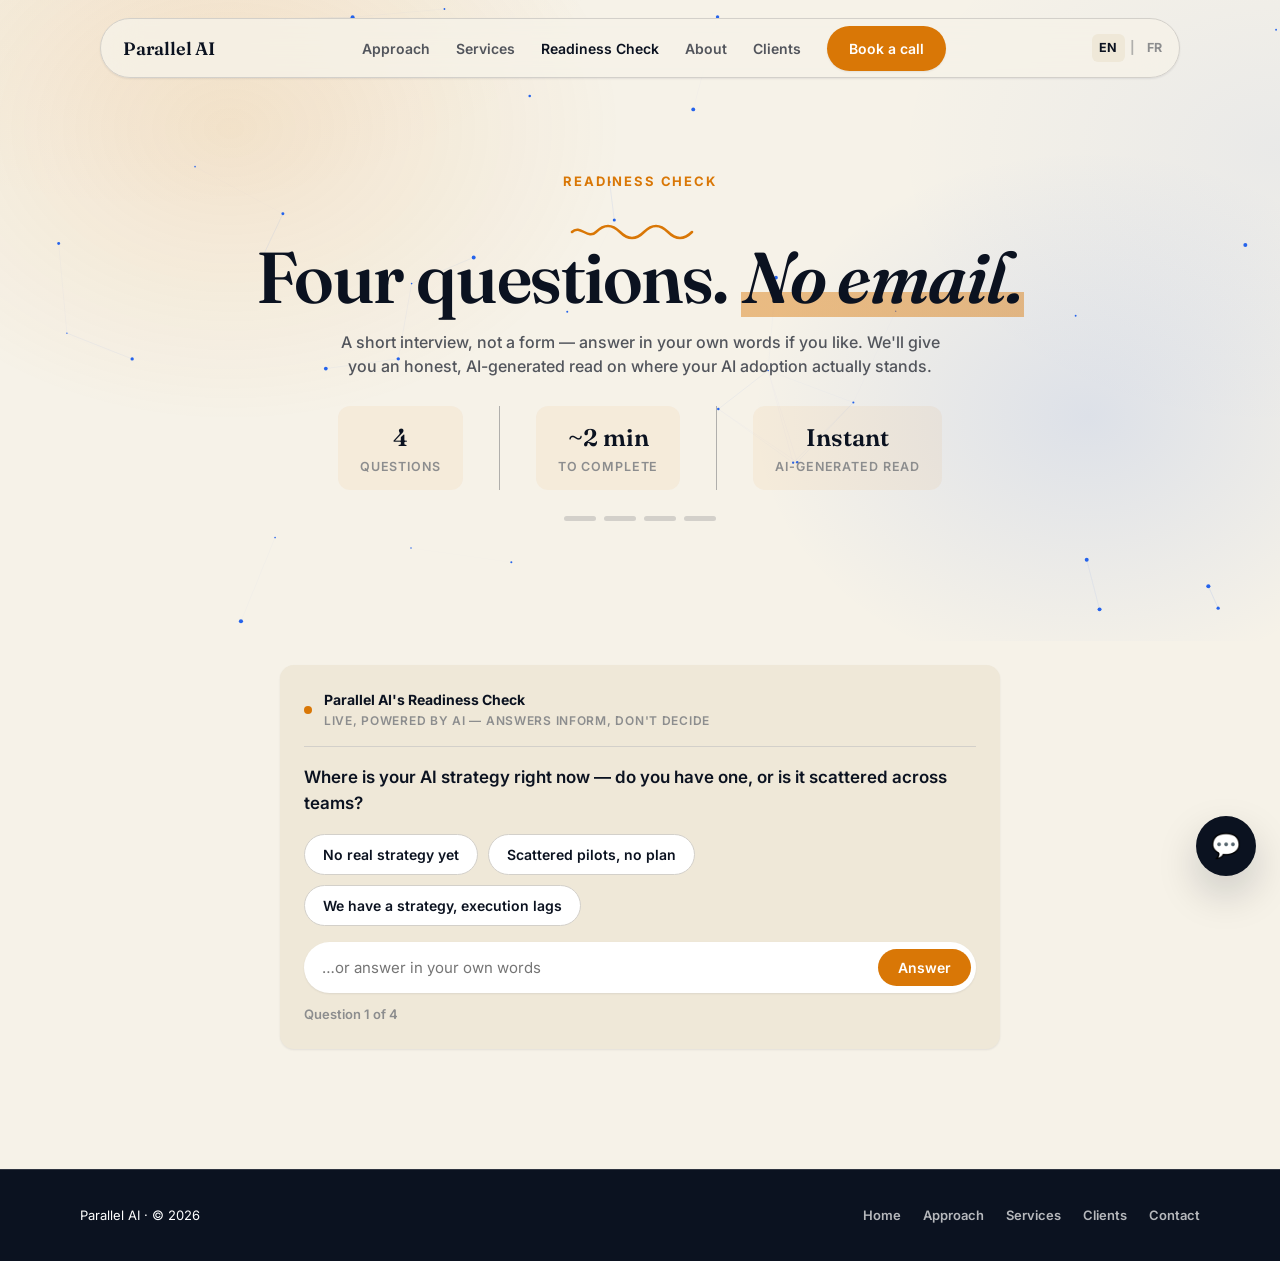
<file: readiness.html>
<!DOCTYPE html>
<html lang="en">
<head>
<meta charset="UTF-8">
<meta name="viewport" content="width=device-width, initial-scale=1.0">
<title>Readiness Check — Parallel AI</title>
<meta name="description" content="Four questions, no email. A short AI-powered interview that gives you an honest read on where your AI adoption actually stands.">
<link rel="preconnect" href="https://fonts.googleapis.com">
<link rel="preconnect" href="https://fonts.gstatic.com" crossorigin>
<link href="https://fonts.googleapis.com/css2?family=Fraunces:opsz,wght@9..144,500;9..144,600&family=Inter:wght@400;500;600;700;800&display=swap" rel="stylesheet">
<link rel="stylesheet" href="assets/styles.css">
</head>
<body>

<nav class="floatnav" id="nav">
  <div class="nav-pill" id="navpill">
    <a class="brand" href="index.html">Parallel AI</a>
    <div class="nav-links">
      <a class="navlink" href="approach.html">Approach</a>
      <a class="navlink" href="services.html">Services</a>
      <a class="navlink" href="readiness.html">Readiness Check</a>
      <a class="navlink" href="founders.html">About</a>
      <a class="navlink" href="clients.html">Clients</a>
      <a href="https://calendar.app.google/e9p5NZZGJtZzqpzv5" class="btn btn-primary" target="_blank" rel="noopener">Book a call</a>
    </div>
    <div class="lang-toggle"><a href="readiness.html" class="active">EN</a><span>|</span><a href="readiness-fr.html">FR</a></div>
    <button class="hamburger" id="hamburger" aria-label="Menu"></button>
  </div>
</nav>

<header class="pagehead glow">
  <canvas id="field" aria-hidden="true"></canvas>
  <div class="wrap">
    <p class="eyebrow reveal">Readiness Check</p>
    <svg class="squiggle reveal" viewBox="0 0 140 16" aria-hidden="true"><path d="M2 8c8-8 16 8 24 0s16-8 24 0 16 8 24 0 16-8 24 0 16 8 24 0"/></svg>
    <h1 class="display reveal">Four questions. <em>No email.</em></h1>
    <p class="ch-sub reveal" style="margin-left:auto;margin-right:auto;text-align:center;">A short interview, not a form — answer in your own words if you like. We'll give you an honest, AI-generated read on where your AI adoption actually stands.</p>
    <div class="quiz-stats reveal">
      <div><strong>4</strong><span>Questions</span></div>
      <div class="qs-div"></div>
      <div><strong>~2 min</strong><span>To complete</span></div>
      <div class="qs-div"></div>
      <div><strong>Instant</strong><span>AI-generated read</span></div>
    </div>
    <div class="stage-dots reveal" id="stage-dots" style="justify-content:center;"><span class="sd"></span><span class="sd"></span><span class="sd"></span><span class="sd"></span></div>
  </div>
</header>

<section class="section tight">
  <div class="wrap" style="max-width:720px;">
    <div class="iv-surface reveal" id="quiz-surface">
      <div class="iv-head">
        <span class="dot"></span>
        <div class="who">Parallel AI's Readiness Check<span>Live, powered by AI — answers inform, don't decide</span></div>
      </div>
      <div id="iv-live">
        <p class="iv-q" id="iv-question"></p>
        <div class="iv-chips" id="iv-chips"></div>
        <div class="iv-inputrow">
          <input type="text" id="iv-input" placeholder="…or answer in your own words" autocomplete="off">
          <button id="iv-send">Answer</button>
        </div>
        <p class="iv-progress" id="iv-progress">Question 1 of 4</p>
      </div>
      <div class="diag-loading" id="diag-loading" style="display:none;">Reading your answers…</div>
      <div class="diag-result" id="diag-result">
        <h3 id="result-headline"></h3>
        <div class="scan-bars">
          <div class="sbar"><div class="row"><span>Strategy</span><span id="val-0">—</span></div><div class="track"><div class="fill" id="dim-0"></div></div></div>
          <div class="sbar"><div class="row"><span>Adoption</span><span id="val-1">—</span></div><div class="track"><div class="fill" id="dim-1"></div></div></div>
          <div class="sbar"><div class="row"><span>Resourcing</span><span id="val-2">—</span></div><div class="track"><div class="fill" id="dim-2"></div></div></div>
          <div class="sbar"><div class="row"><span>Urgency</span><span id="val-3">—</span></div><div class="track"><div class="fill" id="dim-3"></div></div></div>
        </div>
        <p class="diag-body" id="result-body"></p>
        <p style="margin-top:24px;"><a href="services.html" class="btn btn-primary">See services that match →</a> &nbsp; <a href="contact.html" class="btn btn-ghost">Talk to us</a></p>
        <div class="lead-capture" id="lead-capture">
          <p class="lead-prompt">Want this sent to you, or want Ankit or Alex to follow up directly?</p>
          <div class="iv-inputrow" style="max-width:420px;">
            <input type="email" id="lead-email" placeholder="you@company.com" autocomplete="email">
            <input type="text" id="lead-hp" tabindex="-1" autocomplete="off" style="position:absolute;left:-9999px;">
            <button id="lead-send">Send my read</button>
          </div>
          <p class="lead-status" id="lead-status"></p>
        </div>
      </div>
    </div>
  </div>
</section>

<section class="foot bg-dark" style="padding-top:36px;">
  <div class="wrap" style="display:flex;justify-content:space-between;align-items:center;gap:20px;flex-wrap:wrap;width:100%;">
    <span>Parallel AI · © 2026</span>
    <div class="foot-links">
      <a href="index.html">Home</a><a href="approach.html">Approach</a><a href="services.html">Services</a><a href="clients.html">Clients</a><a href="contact.html">Contact</a>
    </div>
  </div>
</section>

<div class="bot" id="bot">
  <span class="bot-icon">💬</span>
  <div class="bot-head">
    <span class="dot"></span>
    <div class="who">Parallel Concierge<span>AI-assisted, ask anything</span></div>
    <button class="bot-close" id="bot-close">×</button>
  </div>
  <div class="bot-panel">
    <div class="bot-thread" id="bot-thread">
      <div class="msg bot-m">Questions about leadership, culture, AI adoption, or how we work? Ask me anything — I'll answer honestly.</div>
    </div>
    <div class="bot-chips" id="bot-chips">
      <button class="bot-chip">What does an engagement cost?</button>
      <button class="bot-chip">Why not a big-name consultancy?</button>
      <button class="bot-chip">Can I talk to a human?</button>
    </div>
    <div class="bot-input-row">
      <input type="text" id="bot-input" placeholder="Ask anything…">
      <button class="bot-send" id="bot-send">Send</button>
    </div>
  </div>
</div>

<script src="assets/site.js"></script>
<script>
const QUESTIONS = [
  { q: "Where is your AI strategy right now — do you have one, or is it scattered across teams?", chips: ["No real strategy yet", "Scattered pilots, no plan", "We have a strategy, execution lags"] },
  { q: "Is your team actually using AI day-to-day, or is it mostly leadership experimenting?", chips: ["Mostly leadership, not the team", "A few power users, no rollout", "Used, but inconsistently"] },
  { q: "Who owns AI inside your company right now?", chips: ["No one owns it", "One person, part-time", "We have budget but no owner"] },
  { q: "What's driving the urgency — board pressure, competitors, or internal inefficiency?", chips: ["Board/investor pressure", "Competitors moving first", "Internal cost or inefficiency"] },
];
let quizIdx = 0;
const answers = [];
const dotsEls = document.querySelectorAll('#stage-dots .sd');
const qEl = document.getElementById('iv-question');
const chipsEl = document.getElementById('iv-chips');
const inputEl = document.getElementById('iv-input');
const progressEl = document.getElementById('iv-progress');
const liveEl = document.getElementById('iv-live');
const loadingEl = document.getElementById('diag-loading');
const resultEl = document.getElementById('diag-result');

function renderQuestion() {
  const item = QUESTIONS[quizIdx];
  qEl.textContent = item.q;
  chipsEl.innerHTML = '';
  item.chips.forEach(c => {
    const b = document.createElement('button');
    b.className = 'iv-chip'; b.textContent = c;
    b.addEventListener('click', () => submitAnswer(c));
    chipsEl.appendChild(b);
  });
  progressEl.textContent = `Question ${quizIdx + 1} of ${QUESTIONS.length}`;
  inputEl.value = '';
}
function submitAnswer(text) {
  if (!text) return;
  answers.push({ question: QUESTIONS[quizIdx].q, answer: text });
  dotsEls[quizIdx].classList.add('done');
  quizIdx++;
  if (quizIdx < QUESTIONS.length) { renderQuestion(); }
  else { runDiagnostic(); }
}
document.getElementById('iv-send').addEventListener('click', () => submitAnswer(inputEl.value.trim()));
inputEl.addEventListener('keydown', (e) => { if (e.key === 'Enter') submitAnswer(inputEl.value.trim()); });

let lastResult = null;

async function runDiagnostic() {
  liveEl.style.display = 'none';
  loadingEl.style.display = 'block';
  try {
    const res = await fetch('/api/quiz', {
      method: 'POST', headers: { 'Content-Type': 'application/json' },
      body: JSON.stringify({ answers }),
    });
    const data = await res.json();
    loadingEl.style.display = 'none';
    if (!res.ok) throw new Error(data.error || 'Diagnostic failed');
    document.getElementById('result-headline').textContent = data.headline || 'Your read';
    document.getElementById('result-body').textContent = data.body || '';
    const dims = ['strategy', 'adoption', 'resourcing', 'urgency'];
    dims.forEach((d, i) => {
      const v = Math.max(0, Math.min(100, Number(data.scores?.[d]) || 0));
      document.getElementById(`val-${i}`).textContent = v + '%';
      requestAnimationFrame(() => { document.getElementById(`dim-${i}`).style.width = v + '%'; });
    });
    resultEl.classList.add('show');
    lastResult = data;
  } catch (err) {
    loadingEl.textContent = "Couldn't reach the diagnostic engine — please try again shortly.";
    loadingEl.style.display = 'block';
  }
}

const leadEmailEl = document.getElementById('lead-email');
const leadHpEl = document.getElementById('lead-hp');
const leadStatusEl = document.getElementById('lead-status');
document.getElementById('lead-send').addEventListener('click', async () => {
  const email = leadEmailEl.value.trim();
  if (!/^[^\s@]+@[^\s@]+\.[^\s@]+$/.test(email)) {
    leadStatusEl.textContent = 'Enter a valid email address.';
    return;
  }
  leadStatusEl.textContent = 'Sending…';
  try {
    const res = await fetch('/api/lead', {
      method: 'POST', headers: { 'Content-Type': 'application/json' },
      body: JSON.stringify({
        email,
        source: 'quiz',
        lang: 'en',
        hp: leadHpEl.value,
        context: { headline: lastResult?.headline, scores: lastResult?.scores, answers },
      }),
    });
    leadStatusEl.textContent = res.ok ? "Done — we'll follow up." : "Couldn't send that — try again shortly.";
  } catch {
    leadStatusEl.textContent = "Couldn't send that — try again shortly.";
  }
});

renderQuestion();
</script>
</body>
</html>
</file>
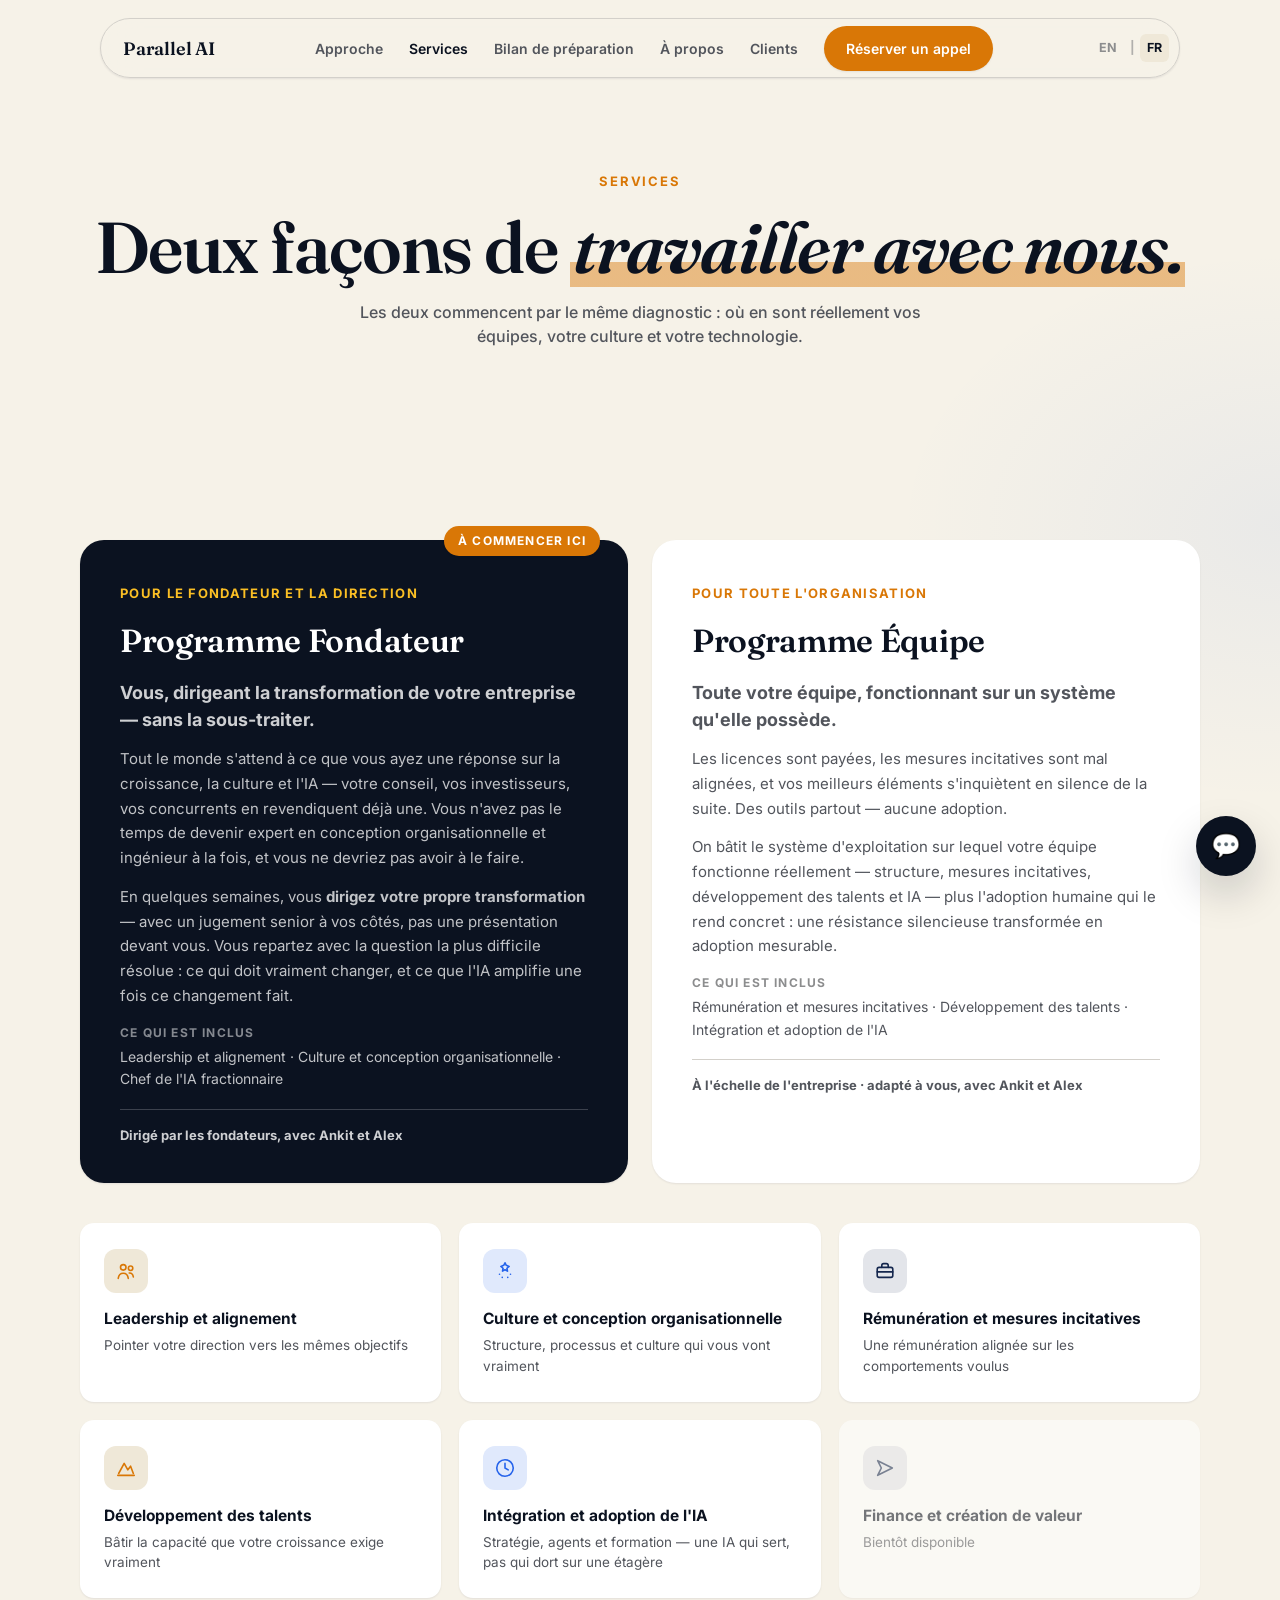
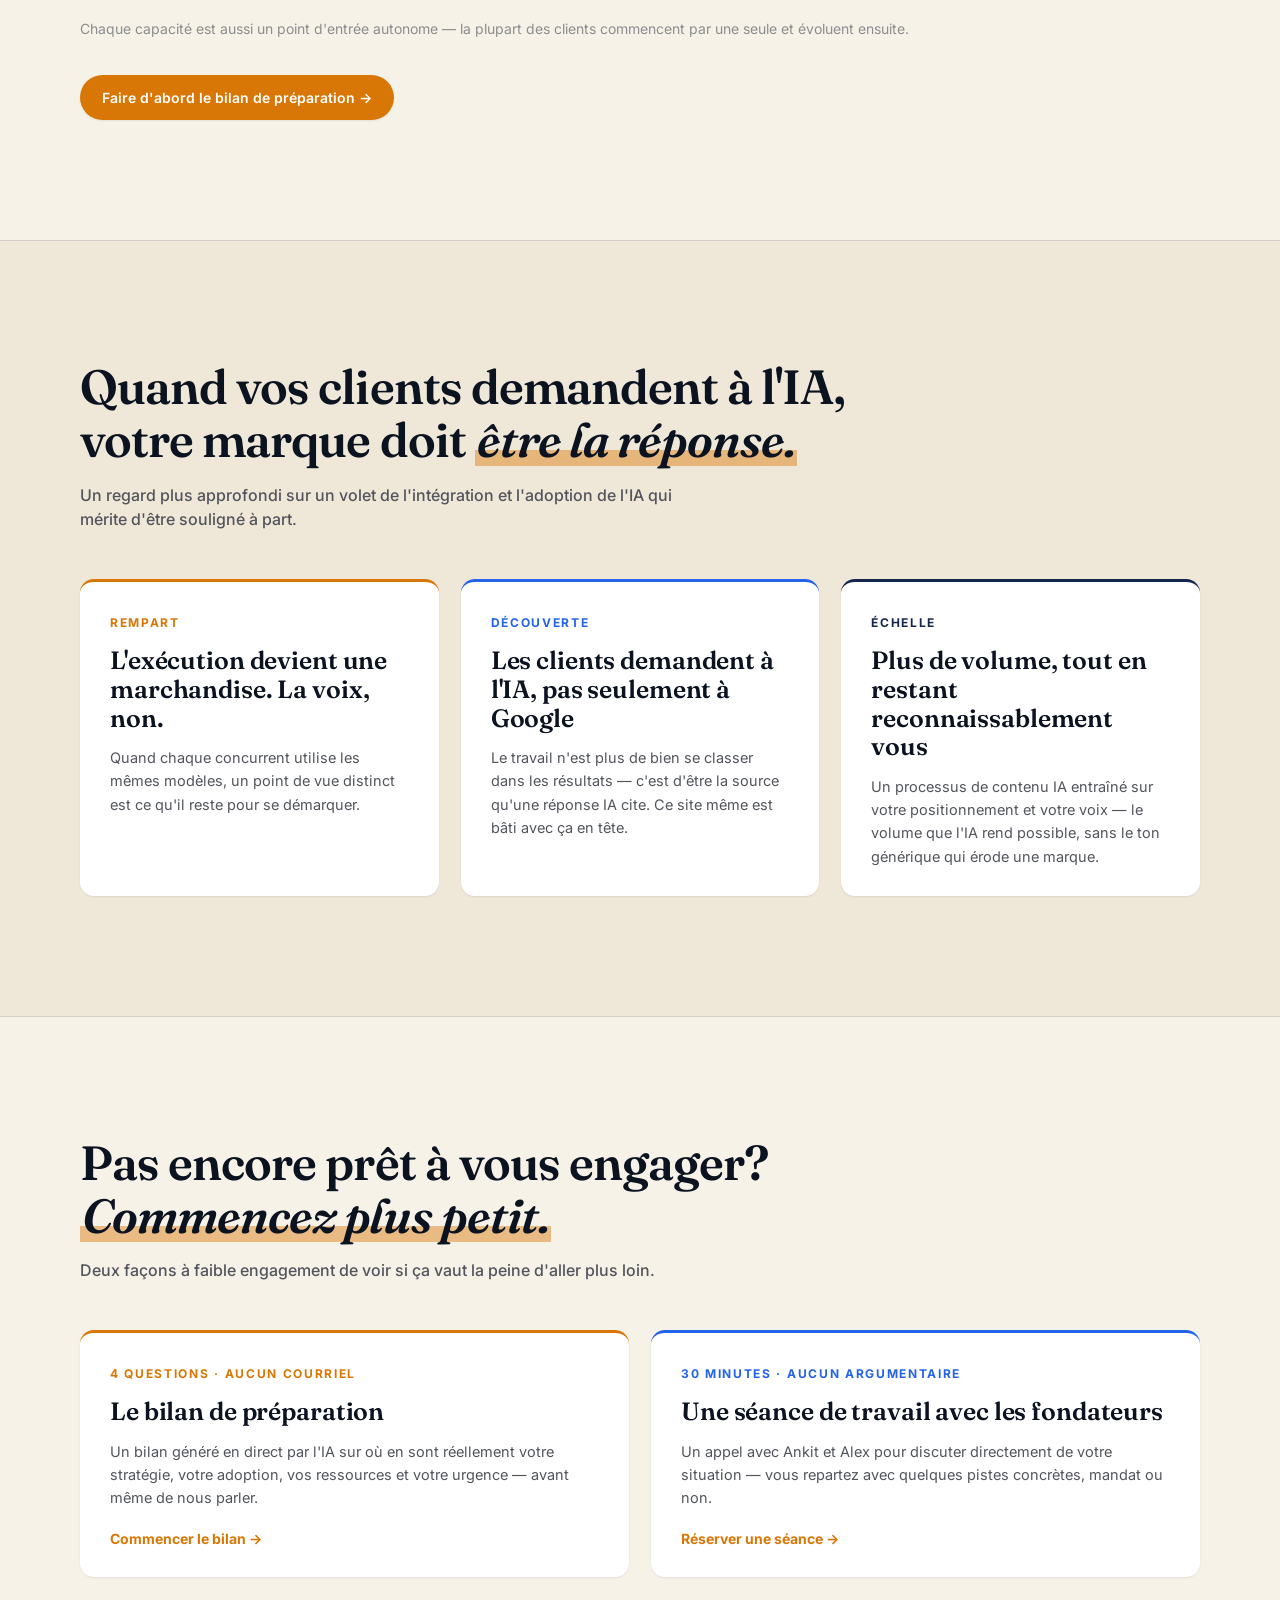
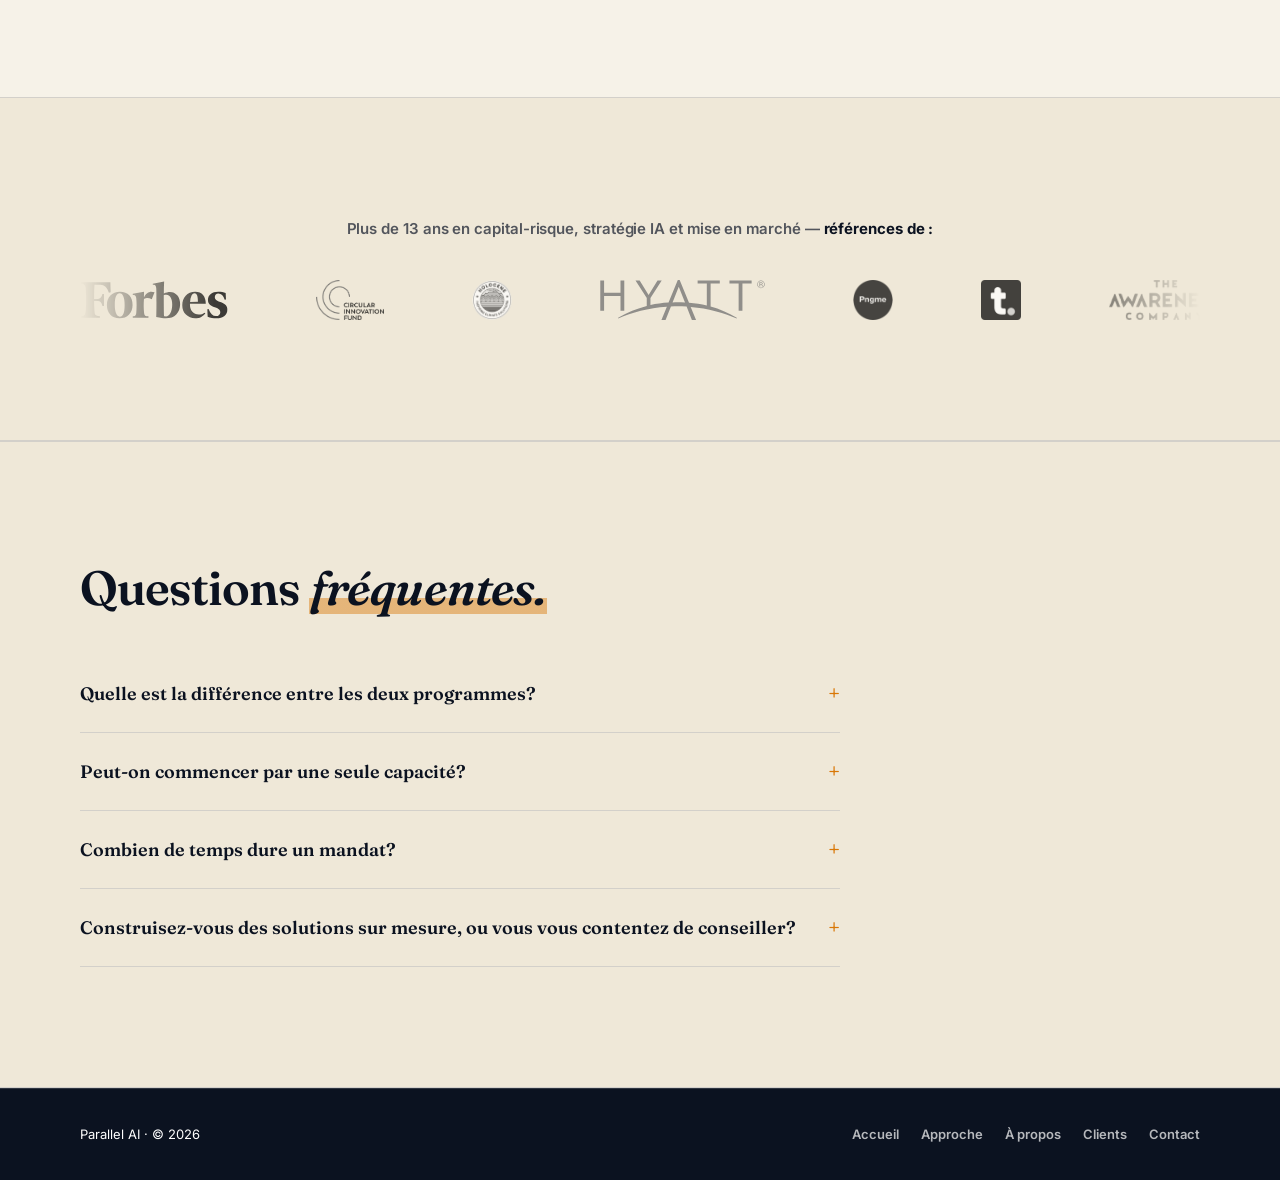
<file: services-fr.html>
<!DOCTYPE html>
<html lang="fr">
<head>
<meta charset="UTF-8">
<meta name="viewport" content="width=device-width, initial-scale=1.0">
<title>Services — Parallel AI</title>
<meta name="description" content="Deux façons de travailler avec Parallel AI : le Programme Fondateur, dirigé par les fondateurs, ou le Programme Équipe — un système continu que votre entreprise possède, IA incluse.">
<link rel="preconnect" href="https://fonts.googleapis.com">
<link rel="preconnect" href="https://fonts.gstatic.com" crossorigin>
<link href="https://fonts.googleapis.com/css2?family=Fraunces:opsz,wght@9..144,500;9..144,600&family=Inter:wght@400;500;600;700;800&display=swap" rel="stylesheet">
<link rel="stylesheet" href="assets/styles.css">
</head>
<body>

<nav class="floatnav" id="nav">
  <div class="nav-pill" id="navpill">
    <a class="brand" href="index-fr.html">Parallel AI</a>
    <div class="nav-links">
      <a class="navlink" href="approach-fr.html">Approche</a>
      <a class="navlink" href="services-fr.html">Services</a>
      <a class="navlink" href="readiness-fr.html">Bilan de préparation</a>
      <a class="navlink" href="founders-fr.html">À propos</a>
      <a class="navlink" href="clients-fr.html">Clients</a>
      <a href="https://calendar.app.google/e9p5NZZGJtZzqpzv5" class="btn btn-primary" target="_blank" rel="noopener">Réserver un appel</a>
    </div>
    <div class="lang-toggle"><a href="services.html">EN</a><span>|</span><a href="services-fr.html" class="active">FR</a></div>
    <button class="hamburger" id="hamburger" aria-label="Menu"></button>
  </div>
</nav>

<header class="pagehead">
  <div class="wrap">
    <p class="eyebrow reveal">Services</p>
    <h1 class="display reveal">Deux façons de <em>travailler avec nous.</em></h1>
    <p class="ch-sub reveal" style="margin-left:auto;margin-right:auto;text-align:center;">Les deux commencent par le même diagnostic : où en sont réellement vos équipes, votre culture et votre technologie.</p>
  </div>
</header>

<section class="section tight">
  <div class="wrap">
    <div class="pair">
      <div class="offer lead reveal">
        <span class="badge">à commencer ici</span>
        <span class="o-step">Pour le fondateur et la direction</span>
        <h3>Programme Fondateur</h3>
        <p class="o-tag">Vous, dirigeant la transformation de votre entreprise — sans la sous-traiter.</p>
        <p class="o-pain">Tout le monde s'attend à ce que vous ayez une réponse sur la croissance, la culture et l'IA — votre conseil, vos investisseurs, vos concurrents en revendiquent déjà une. Vous n'avez pas le temps de devenir expert en conception organisationnelle et ingénieur à la fois, et vous ne devriez pas avoir à le faire.</p>
        <p class="o-outcome">En quelques semaines, vous <b>dirigez votre propre transformation</b> — avec un jugement senior à vos côtés, pas une présentation devant vous. Vous repartez avec la question la plus difficile résolue : ce qui doit vraiment changer, et ce que l'IA amplifie une fois ce changement fait.</p>
        <div class="o-inside"><span>Ce qui est inclus</span> Leadership et alignement · Culture et conception organisationnelle · Chef de l'IA fractionnaire</div>
        <div class="o-meta">Dirigé par les fondateurs, avec Ankit et Alex</div>
      </div>
      <div class="offer reveal">
        <span class="o-step">Pour toute l'organisation</span>
        <h3>Programme Équipe</h3>
        <p class="o-tag">Toute votre équipe, fonctionnant sur un système qu'elle possède.</p>
        <p class="o-pain">Les licences sont payées, les mesures incitatives sont mal alignées, et vos meilleurs éléments s'inquiètent en silence de la suite. Des outils partout — aucune adoption.</p>
        <p class="o-outcome">On bâtit le système d'exploitation sur lequel votre équipe fonctionne réellement — structure, mesures incitatives, développement des talents et IA — plus l'adoption humaine qui le rend concret : une résistance silencieuse transformée en adoption mesurable.</p>
        <div class="o-inside"><span>Ce qui est inclus</span> Rémunération et mesures incitatives · Développement des talents · Intégration et adoption de l'IA</div>
        <div class="o-meta">À l'échelle de l'entreprise · adapté à vous, avec Ankit et Alex</div>
      </div>
    </div>
    <div class="capabilities">
      <div class="capability reveal">
        <div class="icon"><svg viewBox="0 0 24 24"><circle cx="9" cy="8" r="3"/><path d="M3.5 20c.5-3.5 3-5.5 5.5-5.5s5 2 5.5 5.5"/><circle cx="17" cy="9" r="2.4"/><path d="M15.5 14.2c2-.2 4 1.4 4.5 4.3"/></svg></div>
        <h4>Leadership et alignement</h4><p>Pointer votre direction vers les mêmes objectifs</p>
      </div>
      <div class="capability reveal">
        <div class="icon"><svg viewBox="0 0 24 24"><path d="M12 3l1.4 2.8L16.5 7l-2.4 2 .6 3.1L12 10.6 9.3 12.1l.6-3.1L7.5 7l3.1-1.2z"/><path d="M6 15.5h.01M9 19h.01M18 15.5h.01M15 19h.01"/></svg></div>
        <h4>Culture et conception organisationnelle</h4><p>Structure, processus et culture qui vous vont vraiment</p>
      </div>
      <div class="capability reveal">
        <div class="icon"><svg viewBox="0 0 24 24"><rect x="3.5" y="8" width="17" height="11" rx="2"/><path d="M8.5 8V6a2 2 0 0 1 2-2h3a2 2 0 0 1 2 2v2"/><path d="M3.5 13h17"/></svg></div>
        <h4>Rémunération et mesures incitatives</h4><p>Une rémunération alignée sur les comportements voulus</p>
      </div>
      <div class="capability reveal">
        <div class="icon"><svg viewBox="0 0 24 24"><path d="M4 18l6-11 4 7 3-4 3 8"/><path d="M3 20h18"/></svg></div>
        <h4>Développement des talents</h4><p>Bâtir la capacité que votre croissance exige vraiment</p>
      </div>
      <div class="capability reveal">
        <div class="icon"><svg viewBox="0 0 24 24"><circle cx="12" cy="12" r="9"/><path d="M12 7v5l3.5 2"/></svg></div>
        <h4>Intégration et adoption de l'IA</h4><p>Stratégie, agents et formation — une IA qui sert, pas qui dort sur une étagère</p>
      </div>
      <div class="capability reveal" style="opacity:.55;">
        <div class="icon"><svg viewBox="0 0 24 24"><path d="M4 4l16 8-16 8 4-8-4-8z"/></svg></div>
        <h4>Finance et création de valeur</h4><p>Bientôt disponible</p>
      </div>
    </div>
    <p class="reveal" style="margin-top:20px;font-size:14px;color:var(--ink-muted);">Chaque capacité est aussi un point d'entrée autonome — la plupart des clients commencent par une seule et évoluent ensuite.</p>
    <p class="reveal" style="margin-top:36px;"><a href="readiness-fr.html" class="btn btn-primary">Faire d'abord le bilan de préparation →</a></p>
  </div>
</section>

<section class="section bg-surface">
  <div class="wrap">
    <h2 class="display reveal">Quand vos clients demandent à l'IA, votre marque doit <em>être la réponse.</em></h2>
    <p class="ch-sub reveal">Un regard plus approfondi sur un volet de l'intégration et l'adoption de l'IA qui mérite d'être souligné à part.</p>
    <div class="grid-3">
      <div class="card reveal">
        <span class="k">Rempart</span>
        <h3>L'exécution devient une marchandise. La voix, non.</h3>
        <p>Quand chaque concurrent utilise les mêmes modèles, un point de vue distinct est ce qu'il reste pour se démarquer.</p>
      </div>
      <div class="card reveal">
        <span class="k">Découverte</span>
        <h3>Les clients demandent à l'IA, pas seulement à Google</h3>
        <p>Le travail n'est plus de bien se classer dans les résultats — c'est d'être la source qu'une réponse IA cite. Ce site même est bâti avec ça en tête.</p>
      </div>
      <div class="card reveal">
        <span class="k">Échelle</span>
        <h3>Plus de volume, tout en restant reconnaissablement vous</h3>
        <p>Un processus de contenu IA entraîné sur votre positionnement et votre voix — le volume que l'IA rend possible, sans le ton générique qui érode une marque.</p>
      </div>
    </div>
  </div>
</section>

<section class="section" id="start-smaller">
  <div class="wrap">
    <h2 class="display reveal">Pas encore prêt à vous engager? <em>Commencez plus petit.</em></h2>
    <p class="ch-sub reveal">Deux façons à faible engagement de voir si ça vaut la peine d'aller plus loin.</p>
    <div class="grid-2">
      <a class="card reveal" href="readiness-fr.html">
        <span class="k">4 questions · aucun courriel</span>
        <h3>Le bilan de préparation</h3>
        <p>Un bilan généré en direct par l'IA sur où en sont réellement votre stratégie, votre adoption, vos ressources et votre urgence — avant même de nous parler.</p>
        <span class="card-link">Commencer le bilan →</span>
      </a>
      <a class="card reveal" href="contact-fr.html">
        <span class="k">30 minutes · aucun argumentaire</span>
        <h3>Une séance de travail avec les fondateurs</h3>
        <p>Un appel avec Ankit et Alex pour discuter directement de votre situation — vous repartez avec quelques pistes concrètes, mandat ou non.</p>
        <span class="card-link">Réserver une séance →</span>
      </a>
    </div>
  </div>
</section>

<section class="section bg-surface">
  <div class="wrap cred-inner">
    <p class="cred-line reveal">Plus de 13 ans en capital-risque, stratégie IA et mise en marché — <b>références de :</b></p>
    <div class="credmarq">
      <div class="credtrack">
        <div class="lg-item"><img src="assets/logo-forbes.svg" alt="Forbes"></div>
        <div class="lg-item"><img src="assets/logo-cyclecapital.png" alt="Circular Innovation Fund"></div>
        <div class="lg-item"><img src="assets/logo-holocene.png" alt="Holocene"></div>
        <div class="lg-item"><img src="assets/logo-hyatt.svg" alt="Hyatt"></div>
        <div class="lg-item"><img src="assets/logo-pngme.png" alt="PngMe"></div>
        <div class="lg-item"><img src="assets/logo-tomocredit.png" alt="Tomo Credit"></div>
        <div class="lg-item"><img src="assets/logo-awareness-company.png" alt="The Awareness Company"></div>
        <div class="lg-item"><img src="assets/logo-switch-energy.png" alt="Switch Energy"></div>
        <div class="lg-item"><img src="assets/logo-asoba.png" alt="Asoba"></div>
        <div class="lg-item"><img src="assets/logo-scoothero.png" alt="ScootHero"></div>
        <div class="lg-item"><img src="assets/logo-zimicharge.png" alt="Zimi Charge"></div>
        <div class="lg-item"><img src="assets/logo-mazimobility.png" alt="Mazi Mobility"></div>
        <div class="lg-item"><img src="assets/logo-wildbio.png" alt="WildBio"></div>
        <div class="lg-item"><img src="assets/logo-farmtofeed.svg" alt="Farm to Feed"></div>
        <div class="lg-item"><img src="assets/logo-irokoanalytics.svg" alt="Iroko Analytics"></div>
        <div class="lg-item"><img src="assets/logo-reclaim.png" alt="Reclaim"></div>
        <div class="lg-item"><img src="assets/logo-cinergy.png" alt="Cinergy"></div>
        <div class="lg-item"><img src="assets/logo-faro.svg" alt="Faro"></div>
        <div class="lg-item"><img src="assets/logo-yongeza.png" alt="Yongeza Capital"></div>
        <div class="lg-item"><img src="assets/logo-sensitel.png" alt="Sensitel"></div>
        <div class="lg-item" aria-hidden="true"><img src="assets/logo-forbes.svg" alt=""></div>
        <div class="lg-item" aria-hidden="true"><img src="assets/logo-cyclecapital.png" alt=""></div>
        <div class="lg-item" aria-hidden="true"><img src="assets/logo-holocene.png" alt=""></div>
        <div class="lg-item" aria-hidden="true"><img src="assets/logo-hyatt.svg" alt=""></div>
        <div class="lg-item" aria-hidden="true"><img src="assets/logo-pngme.png" alt=""></div>
        <div class="lg-item" aria-hidden="true"><img src="assets/logo-tomocredit.png" alt=""></div>
        <div class="lg-item" aria-hidden="true"><img src="assets/logo-awareness-company.png" alt=""></div>
        <div class="lg-item" aria-hidden="true"><img src="assets/logo-switch-energy.png" alt=""></div>
        <div class="lg-item" aria-hidden="true"><img src="assets/logo-asoba.png" alt=""></div>
        <div class="lg-item" aria-hidden="true"><img src="assets/logo-scoothero.png" alt=""></div>
        <div class="lg-item" aria-hidden="true"><img src="assets/logo-zimicharge.png" alt=""></div>
        <div class="lg-item" aria-hidden="true"><img src="assets/logo-mazimobility.png" alt=""></div>
        <div class="lg-item" aria-hidden="true"><img src="assets/logo-wildbio.png" alt=""></div>
        <div class="lg-item" aria-hidden="true"><img src="assets/logo-farmtofeed.svg" alt=""></div>
        <div class="lg-item" aria-hidden="true"><img src="assets/logo-irokoanalytics.svg" alt=""></div>
        <div class="lg-item" aria-hidden="true"><img src="assets/logo-reclaim.png" alt=""></div>
        <div class="lg-item" aria-hidden="true"><img src="assets/logo-cinergy.png" alt=""></div>
        <div class="lg-item" aria-hidden="true"><img src="assets/logo-faro.svg" alt=""></div>
        <div class="lg-item" aria-hidden="true"><img src="assets/logo-yongeza.png" alt=""></div>
        <div class="lg-item" aria-hidden="true"><img src="assets/logo-sensitel.png" alt=""></div>
      </div>
    </div>
  </div>
</section>

<section class="section bg-surface" id="faq">
  <div class="wrap">
    <h2 class="display reveal">Questions <em>fréquentes.</em></h2>
    <div class="faq-list">
      <details class="faq-item reveal">
        <summary>Quelle est la différence entre les deux programmes?</summary>
        <p>Le Programme Fondateur est centré sur vous et votre équipe de direction — alignement, conception organisationnelle et votre propre maîtrise de l'IA. Le Programme Équipe est à l'échelle de l'entreprise : les mesures incitatives, le développement des talents et l'adoption de l'IA qui font fonctionner toute l'entreprise sur un même système.</p>
      </details>
      <details class="faq-item reveal">
        <summary>Peut-on commencer par une seule capacité?</summary>
        <p>Oui — chaque capacité de la grille ci-dessus est aussi un point d'entrée autonome. La plupart des clients commencent modestement et évoluent vers un programme complet une fois le premier volet concluant.</p>
      </details>
      <details class="faq-item reveal">
        <summary>Combien de temps dure un mandat?</summary>
        <p>On n'a pas encore standardisé de durée fixe — ça dépend de ce que vous cherchez à résoudre. Posez la question lors d'un appel plutôt que de présumer un échéancier type.</p>
      </details>
      <details class="faq-item reveal">
        <summary>Construisez-vous des solutions sur mesure, ou vous vous contentez de conseiller?</summary>
        <p>Les deux, selon la capacité. L'intégration et l'adoption de l'IA impliquent un vrai travail de construction — agents, automatisation, assistants — pas seulement des recommandations.</p>
      </details>
    </div>
  </div>
</section>

<section class="foot bg-dark" style="padding-top:36px;">
  <div class="wrap" style="display:flex;justify-content:space-between;align-items:center;gap:20px;flex-wrap:wrap;width:100%;">
    <span>Parallel AI · © 2026</span>
    <div class="foot-links">
      <a href="index-fr.html">Accueil</a><a href="approach-fr.html">Approche</a><a href="founders-fr.html">À propos</a><a href="clients-fr.html">Clients</a><a href="contact-fr.html">Contact</a>
    </div>
  </div>
</section>

<div class="bot" id="bot">
  <span class="bot-icon">💬</span>
  <div class="bot-head">
    <span class="dot"></span>
    <div class="who">Concierge Parallel<span>Assisté par IA, posez vos questions</span></div>
    <button class="bot-close" id="bot-close">×</button>
  </div>
  <div class="bot-panel">
    <div class="bot-thread" id="bot-thread">
      <div class="msg bot-m">Des questions sur le leadership, la culture, l'adoption de l'IA ou notre façon de travailler? Demandez-moi n'importe quoi — je répondrai honnêtement.</div>
    </div>
    <div class="bot-chips" id="bot-chips">
      <button class="bot-chip">Quel est le coût d'un mandat?</button>
      <button class="bot-chip">Pourquoi pas un grand cabinet de conseil?</button>
      <button class="bot-chip">Puis-je parler à quelqu'un?</button>
    </div>
    <div class="bot-input-row">
      <input type="text" id="bot-input" placeholder="Posez votre question…">
      <button class="bot-send" id="bot-send">Envoyer</button>
    </div>
  </div>
</div>

<script src="assets/site.js"></script>
</body>
</html>
</file>
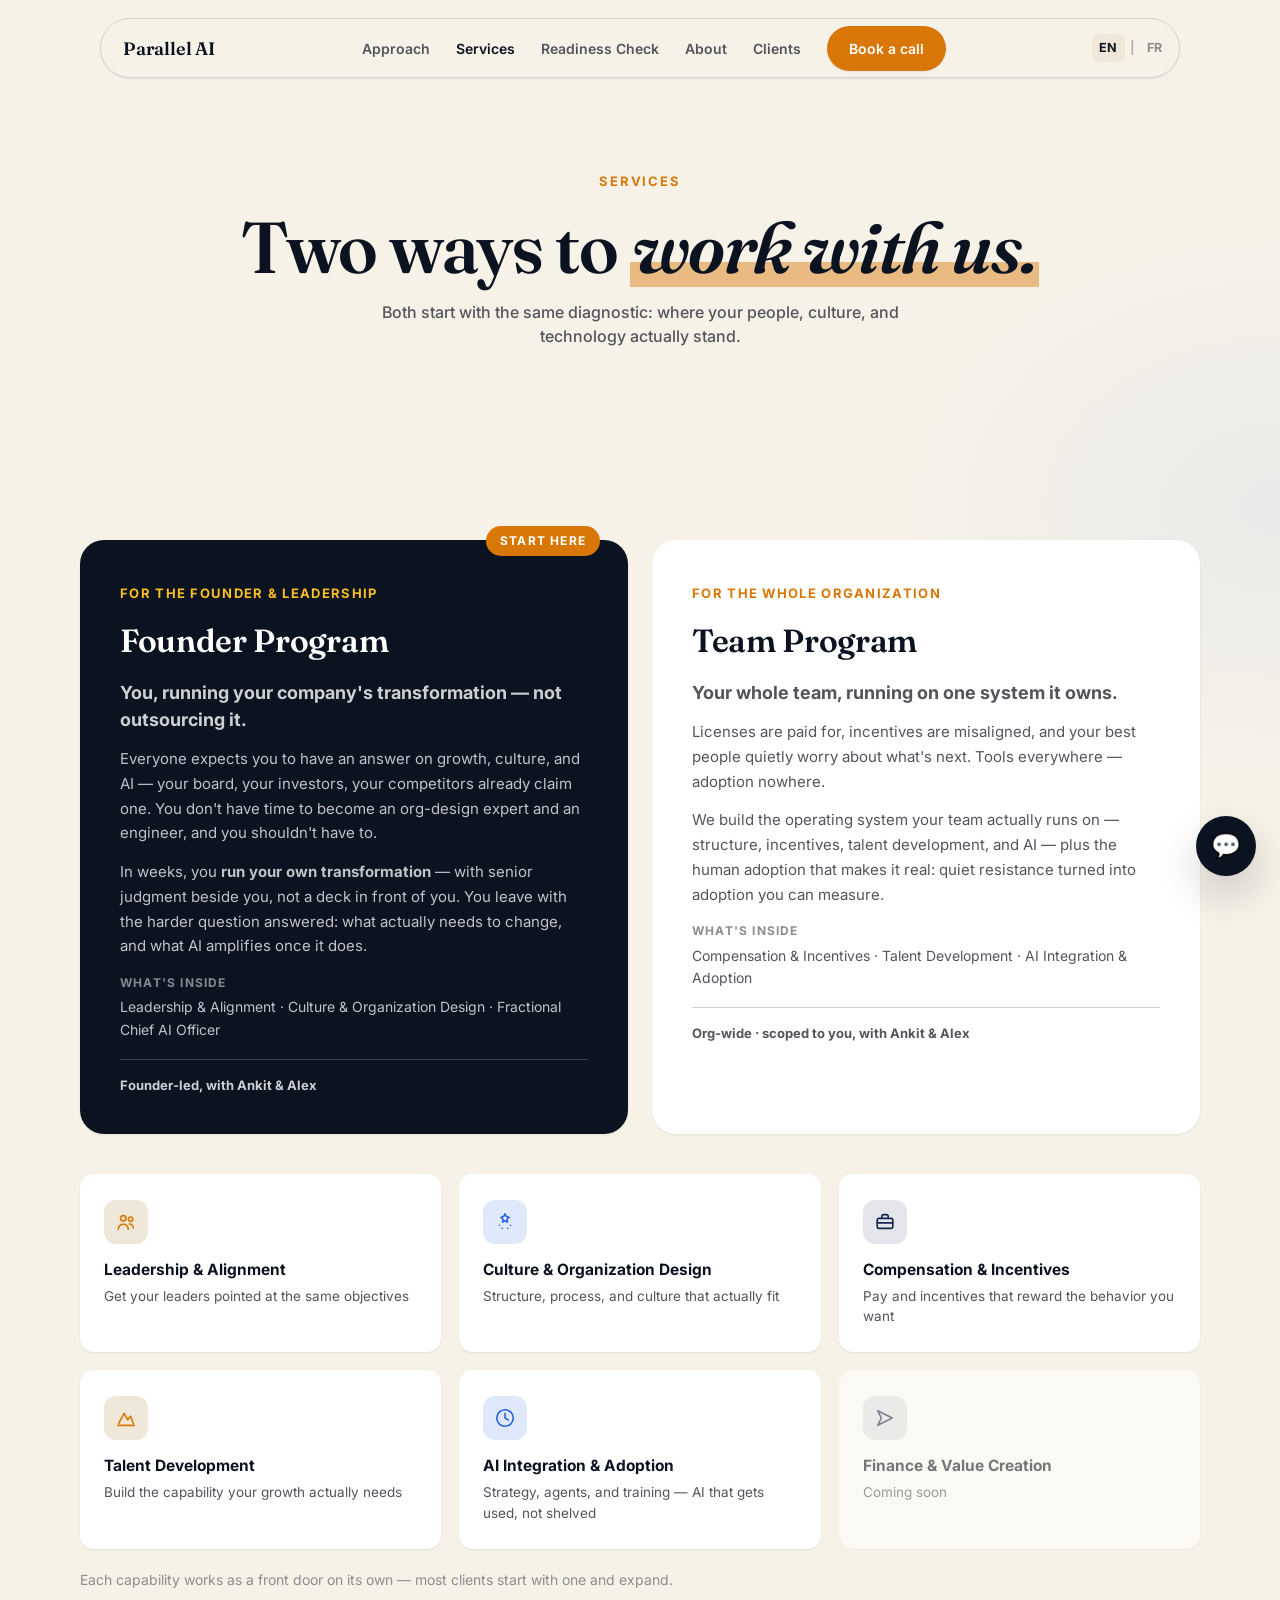
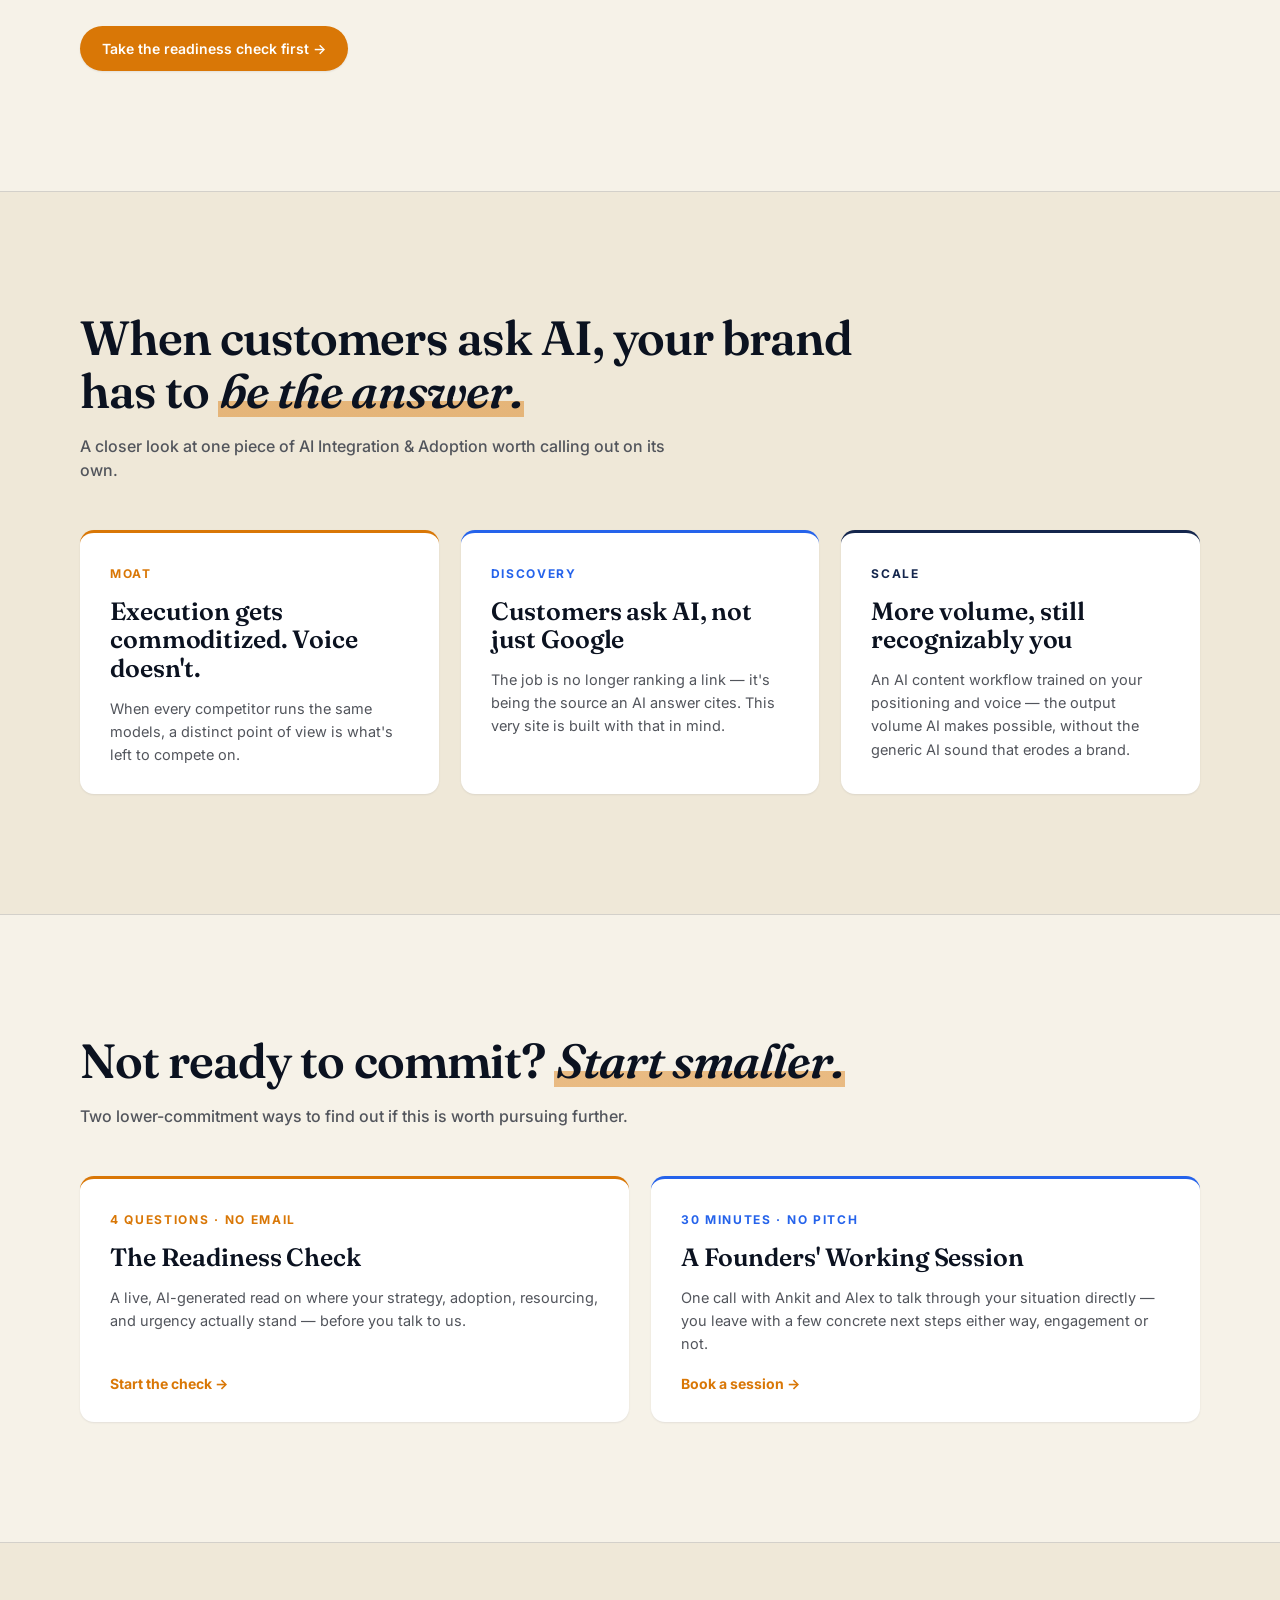
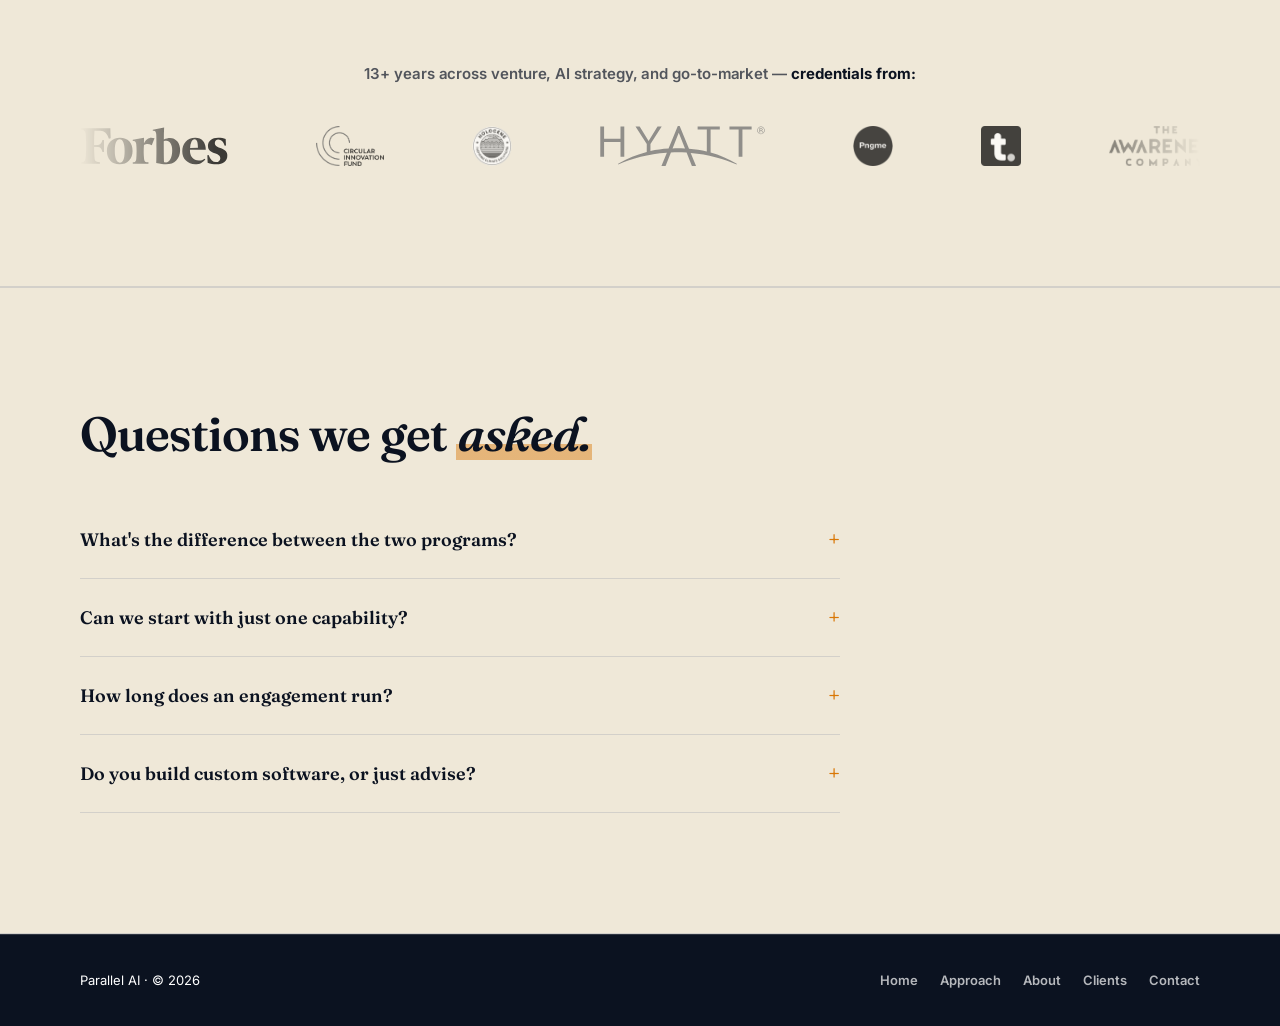
<file: services.html>
<!DOCTYPE html>
<html lang="en">
<head>
<meta charset="UTF-8">
<meta name="viewport" content="width=device-width, initial-scale=1.0">
<title>Services — Parallel AI</title>
<meta name="description" content="Two ways to work with Parallel AI: the founder-led Founder Program, or the Team Program — an ongoing system your company owns, people and AI together.">
<link rel="preconnect" href="https://fonts.googleapis.com">
<link rel="preconnect" href="https://fonts.gstatic.com" crossorigin>
<link href="https://fonts.googleapis.com/css2?family=Fraunces:opsz,wght@9..144,500;9..144,600&family=Inter:wght@400;500;600;700;800&display=swap" rel="stylesheet">
<link rel="stylesheet" href="assets/styles.css">
</head>
<body>

<nav class="floatnav" id="nav">
  <div class="nav-pill" id="navpill">
    <a class="brand" href="index.html">Parallel AI</a>
    <div class="nav-links">
      <a class="navlink" href="approach.html">Approach</a>
      <a class="navlink" href="services.html">Services</a>
      <a class="navlink" href="readiness.html">Readiness Check</a>
      <a class="navlink" href="founders.html">About</a>
      <a class="navlink" href="clients.html">Clients</a>
      <a href="https://calendar.app.google/e9p5NZZGJtZzqpzv5" class="btn btn-primary" target="_blank" rel="noopener">Book a call</a>
    </div>
    <div class="lang-toggle"><a href="services.html" class="active">EN</a><span>|</span><a href="services-fr.html">FR</a></div>
    <button class="hamburger" id="hamburger" aria-label="Menu"></button>
  </div>
</nav>

<header class="pagehead">
  <div class="wrap">
    <p class="eyebrow reveal">Services</p>
    <h1 class="display reveal">Two ways to <em>work with us.</em></h1>
    <p class="ch-sub reveal" style="margin-left:auto;margin-right:auto;text-align:center;">Both start with the same diagnostic: where your people, culture, and technology actually stand.</p>
  </div>
</header>

<section class="section tight">
  <div class="wrap">
    <div class="pair">
      <div class="offer lead reveal">
        <span class="badge">start here</span>
        <span class="o-step">For the founder & leadership</span>
        <h3>Founder Program</h3>
        <p class="o-tag">You, running your company's transformation — not outsourcing it.</p>
        <p class="o-pain">Everyone expects you to have an answer on growth, culture, and AI — your board, your investors, your competitors already claim one. You don't have time to become an org-design expert and an engineer, and you shouldn't have to.</p>
        <p class="o-outcome">In weeks, you <b>run your own transformation</b> — with senior judgment beside you, not a deck in front of you. You leave with the harder question answered: what actually needs to change, and what AI amplifies once it does.</p>
        <div class="o-inside"><span>What's inside</span> Leadership & Alignment · Culture & Organization Design · Fractional Chief AI Officer</div>
        <div class="o-meta">Founder-led, with Ankit & Alex</div>
      </div>
      <div class="offer reveal">
        <span class="o-step">For the whole organization</span>
        <h3>Team Program</h3>
        <p class="o-tag">Your whole team, running on one system it owns.</p>
        <p class="o-pain">Licenses are paid for, incentives are misaligned, and your best people quietly worry about what's next. Tools everywhere — adoption nowhere.</p>
        <p class="o-outcome">We build the operating system your team actually runs on — structure, incentives, talent development, and AI — plus the human adoption that makes it real: quiet resistance turned into adoption you can measure.</p>
        <div class="o-inside"><span>What's inside</span> Compensation & Incentives · Talent Development · AI Integration & Adoption</div>
        <div class="o-meta">Org-wide · scoped to you, with Ankit & Alex</div>
      </div>
    </div>
    <div class="capabilities">
      <div class="capability reveal">
        <div class="icon"><svg viewBox="0 0 24 24"><circle cx="9" cy="8" r="3"/><path d="M3.5 20c.5-3.5 3-5.5 5.5-5.5s5 2 5.5 5.5"/><circle cx="17" cy="9" r="2.4"/><path d="M15.5 14.2c2-.2 4 1.4 4.5 4.3"/></svg></div>
        <h4>Leadership & Alignment</h4><p>Get your leaders pointed at the same objectives</p>
      </div>
      <div class="capability reveal">
        <div class="icon"><svg viewBox="0 0 24 24"><path d="M12 3l1.4 2.8L16.5 7l-2.4 2 .6 3.1L12 10.6 9.3 12.1l.6-3.1L7.5 7l3.1-1.2z"/><path d="M6 15.5h.01M9 19h.01M18 15.5h.01M15 19h.01"/></svg></div>
        <h4>Culture & Organization Design</h4><p>Structure, process, and culture that actually fit</p>
      </div>
      <div class="capability reveal">
        <div class="icon"><svg viewBox="0 0 24 24"><rect x="3.5" y="8" width="17" height="11" rx="2"/><path d="M8.5 8V6a2 2 0 0 1 2-2h3a2 2 0 0 1 2 2v2"/><path d="M3.5 13h17"/></svg></div>
        <h4>Compensation & Incentives</h4><p>Pay and incentives that reward the behavior you want</p>
      </div>
      <div class="capability reveal">
        <div class="icon"><svg viewBox="0 0 24 24"><path d="M4 18l6-11 4 7 3-4 3 8"/><path d="M3 20h18"/></svg></div>
        <h4>Talent Development</h4><p>Build the capability your growth actually needs</p>
      </div>
      <div class="capability reveal">
        <div class="icon"><svg viewBox="0 0 24 24"><circle cx="12" cy="12" r="9"/><path d="M12 7v5l3.5 2"/></svg></div>
        <h4>AI Integration & Adoption</h4><p>Strategy, agents, and training — AI that gets used, not shelved</p>
      </div>
      <div class="capability reveal" style="opacity:.55;">
        <div class="icon"><svg viewBox="0 0 24 24"><path d="M4 4l16 8-16 8 4-8-4-8z"/></svg></div>
        <h4>Finance & Value Creation</h4><p>Coming soon</p>
      </div>
    </div>
    <p class="reveal" style="margin-top:20px;font-size:14px;color:var(--ink-muted);">Each capability works as a front door on its own — most clients start with one and expand.</p>
    <p class="reveal" style="margin-top:36px;"><a href="readiness.html" class="btn btn-primary">Take the readiness check first →</a></p>
  </div>
</section>

<section class="section bg-surface">
  <div class="wrap">
    <h2 class="display reveal">When customers ask AI, your brand has to <em>be the answer.</em></h2>
    <p class="ch-sub reveal">A closer look at one piece of AI Integration & Adoption worth calling out on its own.</p>
    <div class="grid-3">
      <div class="card reveal">
        <span class="k">Moat</span>
        <h3>Execution gets commoditized. Voice doesn't.</h3>
        <p>When every competitor runs the same models, a distinct point of view is what's left to compete on.</p>
      </div>
      <div class="card reveal">
        <span class="k">Discovery</span>
        <h3>Customers ask AI, not just Google</h3>
        <p>The job is no longer ranking a link — it's being the source an AI answer cites. This very site is built with that in mind.</p>
      </div>
      <div class="card reveal">
        <span class="k">Scale</span>
        <h3>More volume, still recognizably you</h3>
        <p>An AI content workflow trained on your positioning and voice — the output volume AI makes possible, without the generic AI sound that erodes a brand.</p>
      </div>
    </div>
  </div>
</section>

<section class="section" id="start-smaller">
  <div class="wrap">
    <h2 class="display reveal">Not ready to commit? <em>Start smaller.</em></h2>
    <p class="ch-sub reveal">Two lower-commitment ways to find out if this is worth pursuing further.</p>
    <div class="grid-2">
      <a class="card reveal" href="readiness.html">
        <span class="k">4 questions · no email</span>
        <h3>The Readiness Check</h3>
        <p>A live, AI-generated read on where your strategy, adoption, resourcing, and urgency actually stand — before you talk to us.</p>
        <span class="card-link">Start the check →</span>
      </a>
      <a class="card reveal" href="contact.html">
        <span class="k">30 minutes · no pitch</span>
        <h3>A Founders' Working Session</h3>
        <p>One call with Ankit and Alex to talk through your situation directly — you leave with a few concrete next steps either way, engagement or not.</p>
        <span class="card-link">Book a session →</span>
      </a>
    </div>
  </div>
</section>

<section class="section bg-surface">
  <div class="wrap cred-inner">
    <p class="cred-line reveal">13+ years across venture, AI strategy, and go-to-market — <b>credentials from:</b></p>
    <div class="credmarq">
      <div class="credtrack">
        <div class="lg-item"><img src="assets/logo-forbes.svg" alt="Forbes"></div>
        <div class="lg-item"><img src="assets/logo-cyclecapital.png" alt="Circular Innovation Fund"></div>
        <div class="lg-item"><img src="assets/logo-holocene.png" alt="Holocene"></div>
        <div class="lg-item"><img src="assets/logo-hyatt.svg" alt="Hyatt"></div>
        <div class="lg-item"><img src="assets/logo-pngme.png" alt="PngMe"></div>
        <div class="lg-item"><img src="assets/logo-tomocredit.png" alt="Tomo Credit"></div>
        <div class="lg-item"><img src="assets/logo-awareness-company.png" alt="The Awareness Company"></div>
        <div class="lg-item"><img src="assets/logo-switch-energy.png" alt="Switch Energy"></div>
        <div class="lg-item"><img src="assets/logo-asoba.png" alt="Asoba"></div>
        <div class="lg-item"><img src="assets/logo-scoothero.png" alt="ScootHero"></div>
        <div class="lg-item"><img src="assets/logo-zimicharge.png" alt="Zimi Charge"></div>
        <div class="lg-item"><img src="assets/logo-mazimobility.png" alt="Mazi Mobility"></div>
        <div class="lg-item"><img src="assets/logo-wildbio.png" alt="WildBio"></div>
        <div class="lg-item"><img src="assets/logo-farmtofeed.svg" alt="Farm to Feed"></div>
        <div class="lg-item"><img src="assets/logo-irokoanalytics.svg" alt="Iroko Analytics"></div>
        <div class="lg-item"><img src="assets/logo-reclaim.png" alt="Reclaim"></div>
        <div class="lg-item"><img src="assets/logo-cinergy.png" alt="Cinergy"></div>
        <div class="lg-item"><img src="assets/logo-faro.svg" alt="Faro"></div>
        <div class="lg-item"><img src="assets/logo-yongeza.png" alt="Yongeza Capital"></div>
        <div class="lg-item"><img src="assets/logo-sensitel.png" alt="Sensitel"></div>
        <div class="lg-item" aria-hidden="true"><img src="assets/logo-forbes.svg" alt=""></div>
        <div class="lg-item" aria-hidden="true"><img src="assets/logo-cyclecapital.png" alt=""></div>
        <div class="lg-item" aria-hidden="true"><img src="assets/logo-holocene.png" alt=""></div>
        <div class="lg-item" aria-hidden="true"><img src="assets/logo-hyatt.svg" alt=""></div>
        <div class="lg-item" aria-hidden="true"><img src="assets/logo-pngme.png" alt=""></div>
        <div class="lg-item" aria-hidden="true"><img src="assets/logo-tomocredit.png" alt=""></div>
        <div class="lg-item" aria-hidden="true"><img src="assets/logo-awareness-company.png" alt=""></div>
        <div class="lg-item" aria-hidden="true"><img src="assets/logo-switch-energy.png" alt=""></div>
        <div class="lg-item" aria-hidden="true"><img src="assets/logo-asoba.png" alt=""></div>
        <div class="lg-item" aria-hidden="true"><img src="assets/logo-scoothero.png" alt=""></div>
        <div class="lg-item" aria-hidden="true"><img src="assets/logo-zimicharge.png" alt=""></div>
        <div class="lg-item" aria-hidden="true"><img src="assets/logo-mazimobility.png" alt=""></div>
        <div class="lg-item" aria-hidden="true"><img src="assets/logo-wildbio.png" alt=""></div>
        <div class="lg-item" aria-hidden="true"><img src="assets/logo-farmtofeed.svg" alt=""></div>
        <div class="lg-item" aria-hidden="true"><img src="assets/logo-irokoanalytics.svg" alt=""></div>
        <div class="lg-item" aria-hidden="true"><img src="assets/logo-reclaim.png" alt=""></div>
        <div class="lg-item" aria-hidden="true"><img src="assets/logo-cinergy.png" alt=""></div>
        <div class="lg-item" aria-hidden="true"><img src="assets/logo-faro.svg" alt=""></div>
        <div class="lg-item" aria-hidden="true"><img src="assets/logo-yongeza.png" alt=""></div>
        <div class="lg-item" aria-hidden="true"><img src="assets/logo-sensitel.png" alt=""></div>
      </div>
    </div>
  </div>
</section>

<section class="section bg-surface" id="faq">
  <div class="wrap">
    <h2 class="display reveal">Questions we get <em>asked.</em></h2>
    <div class="faq-list">
      <details class="faq-item reveal">
        <summary>What's the difference between the two programs?</summary>
        <p>Founder Program is scoped around you and your leadership team — alignment, culture design, and your own AI fluency. Team Program is org-wide: the incentives, talent development, and AI adoption that gets the whole company running on one system.</p>
      </details>
      <details class="faq-item reveal">
        <summary>Can we start with just one capability?</summary>
        <p>Yes — each capability in the grid above is also a standalone entry point. Most clients start narrow and expand into a full program once the first piece proves out.</p>
      </details>
      <details class="faq-item reveal">
        <summary>How long does an engagement run?</summary>
        <p>We haven't standardized a fixed term yet — it's scoped to what you're solving for. Ask on a call rather than assuming a template timeline.</p>
      </details>
      <details class="faq-item reveal">
        <summary>Do you build custom software, or just advise?</summary>
        <p>Both, depending on the capability. AI Integration & Adoption involves real build work — agents, automation, assistants — not just recommendations.</p>
      </details>
    </div>
  </div>
</section>

<section class="foot bg-dark" style="padding-top:36px;">
  <div class="wrap" style="display:flex;justify-content:space-between;align-items:center;gap:20px;flex-wrap:wrap;width:100%;">
    <span>Parallel AI · © 2026</span>
    <div class="foot-links">
      <a href="index.html">Home</a><a href="approach.html">Approach</a><a href="founders.html">About</a><a href="clients.html">Clients</a><a href="contact.html">Contact</a>
    </div>
  </div>
</section>

<div class="bot" id="bot">
  <span class="bot-icon">💬</span>
  <div class="bot-head">
    <span class="dot"></span>
    <div class="who">Parallel Concierge<span>AI-assisted, ask anything</span></div>
    <button class="bot-close" id="bot-close">×</button>
  </div>
  <div class="bot-panel">
    <div class="bot-thread" id="bot-thread">
      <div class="msg bot-m">Questions about leadership, culture, AI adoption, or how we work? Ask me anything — I'll answer honestly.</div>
    </div>
    <div class="bot-chips" id="bot-chips">
      <button class="bot-chip">What does an engagement cost?</button>
      <button class="bot-chip">Why not a big-name consultancy?</button>
      <button class="bot-chip">Can I talk to a human?</button>
    </div>
    <div class="bot-input-row">
      <input type="text" id="bot-input" placeholder="Ask anything…">
      <button class="bot-send" id="bot-send">Send</button>
    </div>
  </div>
</div>

<script src="assets/site.js"></script>
</body>
</html>
</file>
<file: assets/styles.css>
/* ==========================================================================
   Parallel AI — shared design system

   v2 palette (warmed up toward a more "natural" feel — bosio.digital was
   the reference point for the warmth/highlight *idea*, not the exact
   values: ink/paper/highlighter-mark as a family of moves, not a hex-for-
   hex copy of their cream/black/yellow. Parallel AI keeps its own values
   throughout):
     - --background/--surface moved from a cool pale-blue-white to a warm
       paper tone — the single biggest lever for "natural vs. corporate SaaS."
     - --accent is now amber (was electric blue) — amber is the primary
       highlight/CTA color site-wide: buttons, the headline highlighter-mark
       under emphasized words, progress dots, badges.
     - --link (was named --annotation) carries the demoted blue — still
       present as a secondary accent (the 2nd color in card-grid rotations),
       just no longer the loudest color on the page.
     - --secondary (dark navy) is unchanged — still used for dark surfaces,
       avatar-initial backgrounds, and the 3rd rotation color.
   Spacing/layout convention (--pad-h / --section-py / --max-w responsive
   token pattern) modeled on sophrosynesystems.org's Section/Container
   approach — unchanged, bosio's own spacing scale is already close to this.
   ========================================================================== */

:root {
  --primary: #0B1220;
  --secondary: #14264D;
  --background: #F6F2E8;
  --accent: #D97706;
  --surface: #EFE8D8;
  --link: #2563EB;
  --ink: #0B1220;
  --cmp-a: #0F9C8E;
  --cmp-b: #6D5BD0;
  --ink-soft: color-mix(in srgb, var(--ink) 70%, var(--background));
  --ink-muted: color-mix(in srgb, var(--ink) 45%, var(--background));
  --line: color-mix(in srgb, var(--ink) 15%, var(--background));
  --line-strong: color-mix(in srgb, var(--ink) 30%, var(--background));
  --font-display: 'Fraunces', Georgia, serif;
  --font-body: 'Inter', -apple-system, BlinkMacSystemFont, 'Segoe UI', sans-serif;
  --r-md: 8px; --r-lg: 14px; --r-xl: 24px; --r-pill: 999px;
  --shadow-sm: 0 1px 2px color-mix(in srgb, var(--ink) 8%, transparent);
  --shadow-md: 0 4px 14px color-mix(in srgb, var(--ink) 12%, transparent);
  --shadow-lg: 0 18px 40px color-mix(in srgb, var(--ink) 18%, transparent);
  --ease: cubic-bezier(0.16, 1, 0.3, 1);

  /* layout rhythm */
  --pad-h: 80px;
  --max-w: 1200px;
  --section-py: 120px;
}
@media (max-width: 1024px) { :root { --pad-h: 48px; } }
@media (max-width: 768px)  { :root { --pad-h: 28px; --section-py: 72px; } }
@media (max-width: 480px)  { :root { --pad-h: 20px; --section-py: 56px; } }

* { box-sizing: border-box; margin: 0; padding: 0; }
html { scroll-behavior: smooth; }
body { font-family: var(--font-body); color: var(--ink); line-height: 1.5; overflow-x: hidden;
  background:
    radial-gradient(720px 480px at 12% -8%, color-mix(in srgb, var(--accent) 7%, transparent), transparent 65%),
    radial-gradient(640px 460px at 100% 12%, color-mix(in srgb, var(--link) 6%, transparent), transparent 60%),
    var(--background);
}
img { max-width: 100%; display: block; }
a { color: inherit; text-decoration: none; }
button { font-family: inherit; cursor: pointer; }

/* amber highlighter-mark utility */
.hl { background: color-mix(in srgb, var(--accent) 30%, transparent); padding: 0 .12em; border-radius: 3px; }
.bg-dark .hl { background: color-mix(in srgb, var(--accent) 42%, transparent); }

/* decorative squiggle accent */
.squiggle { display: block; width: 140px; height: 16px; margin: 14px 0 0; }
.squiggle path { fill: none; stroke: var(--accent); stroke-width: 2.5; stroke-linecap: round; }
.bg-dark .squiggle path { stroke: #FBBF24; }
.pagehead .squiggle, .hero-inner .squiggle { margin-left: auto; margin-right: auto; }

.wrap { max-width: var(--max-w); margin: 0 auto; }
.section { padding: var(--section-py) var(--pad-h); position: relative; }
.section.tight { padding-top: calc(var(--section-py) * 0.2); }
.section.bg-surface { background: var(--surface); border-top: 1px solid var(--line); border-bottom: 1px solid var(--line); }
.section.bg-white { background: #fff; border-top: 1px solid var(--line); border-bottom: 1px solid var(--line); }
.section.bg-dark { background: var(--primary); color: #fff; }
.hairline { height: 1px; background: var(--line); border: 0; }

/* hidden only once JS confirms it can reveal them again — no-JS visitors always see content */
.js .reveal { opacity: 0; transform: translateY(16px); transition: opacity .6s var(--ease), transform .6s var(--ease); }
.reveal.in { opacity: 1; transform: translateY(0); }
@media (prefers-reduced-motion: reduce) {
  .js .reveal { opacity: 1; transform: none; transition: none; }
}

/* ---------- type ---------- */
.eyebrow { font-size: 13px; letter-spacing: .14em; text-transform: uppercase; font-weight: 700; color: var(--accent); margin-bottom: 18px; }
.bg-dark .eyebrow { color: #FBBF24; }
h1.display, h2.display { font-family: var(--font-display); font-weight: 600; letter-spacing: -0.02em; color: var(--primary); }
.bg-dark h1.display, .bg-dark h2.display { color: #fff; }
h1.display { font-size: clamp(38px, 6vw, 72px); line-height: 1.03; }
h2.display { font-size: clamp(30px, 4vw, 48px); line-height: 1.1; max-width: 820px; }
.display em {
  font-style: italic; color: var(--ink); position: relative; padding: 0 .04em;
  background: linear-gradient(to top, transparent 0.06em, color-mix(in srgb, var(--accent) 45%, transparent) 0.06em, color-mix(in srgb, var(--accent) 45%, transparent) 0.4em, transparent 0.4em);
  box-decoration-break: clone; -webkit-box-decoration-break: clone;
}
.bg-dark .display em { color: #fff; }
.ch-sub { margin-top: 16px; font-size: 16px; color: var(--ink-soft); max-width: 600px; font-weight: 500; }
.bg-dark .ch-sub { color: rgba(255,255,255,0.7); }
.hero-sub { font-size: 18px; color: var(--ink-soft); max-width: 560px; margin: 20px auto 0; line-height: 1.6; }

/* ---------- floating pill nav ---------- */
nav.floatnav { position: fixed; top: 0; left: 0; right: 0; z-index: 100; display: flex; justify-content: center; padding: 18px var(--pad-h); pointer-events: none; }
.nav-pill { pointer-events: auto; display: flex; align-items: center; justify-content: space-between; gap: 24px; width: 100%; max-width: 1080px;
  background: color-mix(in srgb, var(--background) 82%, transparent); backdrop-filter: blur(18px) saturate(1.1);
  border: 1px solid var(--line); border-radius: var(--r-pill); padding: 8px 10px 8px 22px; height: 60px;
  box-shadow: var(--shadow-sm); transition: box-shadow .25s var(--ease); }
.nav-pill.solid { box-shadow: var(--shadow-lg); }
.brand { font-family: var(--font-display); font-weight: 600; font-size: 18px; color: var(--primary); letter-spacing: -0.01em; flex-shrink: 0; }
.nav-links { display: flex; align-items: center; gap: 26px; }
.nav-links a.navlink { font-size: 14px; font-weight: 600; color: var(--ink-soft); transition: color .15s; }
.nav-links a.navlink:hover, .nav-links a.navlink.active { color: var(--primary); }
.lang-toggle { display: flex; align-items: center; gap: 5px; font-family: var(--font-body); font-size: 12.5px; font-weight: 700; flex-shrink: 0; }
.lang-toggle a { padding: 5px 7px; border-radius: 6px; color: var(--ink-muted); letter-spacing: .02em; }
.lang-toggle a:hover { color: var(--primary); }
.lang-toggle a.active { color: var(--primary); background: var(--surface); cursor: default; }
.lang-toggle span { color: var(--line-strong); }
.btn { display: inline-flex; align-items: center; gap: 8px; font-weight: 600; font-size: 14px; padding: 12px 22px; border-radius: var(--r-pill); transition: all .15s var(--ease); border: none; cursor: pointer; font-family: var(--font-body); }
.btn-primary { background: var(--accent); color: #fff; box-shadow: var(--shadow-sm); }
.btn-primary:hover { transform: translateY(-1px); background: var(--secondary); box-shadow: var(--shadow-md); }
.btn-ghost { color: var(--primary); background: transparent; border: 1px solid var(--line-strong); }
.btn-ghost:hover { border-color: var(--accent); color: var(--accent); }
.hamburger { display: none; background: none; border: none; cursor: pointer; width: 40px; height: 40px; align-items: center; justify-content: center; }
.hamburger::before { content:''; width: 18px; height: 12px; background:
  linear-gradient(var(--ink), var(--ink)) 0 0/100% 2px no-repeat,
  linear-gradient(var(--ink), var(--ink)) 0 5px/100% 2px no-repeat,
  linear-gradient(var(--ink), var(--ink)) 0 10px/100% 2px no-repeat; }
@media (max-width: 860px) {
  .nav-links { display: none; } .hamburger { display: flex; } .nav-pill { position: relative; }
  .nav-pill.menu-open .nav-links { display: flex; flex-direction: column; align-items: flex-start; gap: 14px; position: absolute; top: calc(100% + 10px); left: 0; right: 0;
    background: var(--background); border: 1px solid var(--line); border-radius: 16px; padding: 20px 22px; box-shadow: var(--shadow-lg); }
}
@media (max-width: 400px) { .brand { font-size: 15px; } .nav-pill { padding: 8px 8px 8px 16px; gap: 12px; } }

/* ---------- page header (non-home pages) ---------- */
.pagehead { padding: calc(var(--section-py) * 1.1 + 40px) var(--pad-h) var(--section-py); text-align: center; }
.pagehead .wrap { display: flex; flex-direction: column; align-items: center; position: relative; z-index: 1; }
.pagehead.glow { position: relative; overflow: hidden; }
.pagehead.glow::before { content: ''; position: absolute; inset: 0; z-index: 0; pointer-events: none;
  background:
    radial-gradient(560px 420px at 18% 20%, color-mix(in srgb, var(--accent) 12%, transparent), transparent 70%),
    radial-gradient(480px 380px at 85% 65%, color-mix(in srgb, var(--link) 12%, transparent), transparent 70%); }
.pagehead.glow #field { position: absolute; inset: 0; width: 100%; height: 100%; z-index: 0; }

.quiz-stats { display: flex; gap: 36px; margin-top: 28px; }
.quiz-stats > div { display: flex; flex-direction: column; align-items: center; gap: 2px; }
.quiz-stats strong { font-family: var(--font-display); font-weight: 600; font-size: 24px; color: var(--primary); }
.quiz-stats span { font-size: 12.5px; font-weight: 600; text-transform: uppercase; letter-spacing: .07em; color: var(--ink-muted); }
.quiz-stats .qs-div { width: 1px; background: var(--line-strong); align-self: stretch; }
@media (max-width: 480px) { .quiz-stats { gap: 20px; } }

/* ---------- hero (home) ---------- */
.hero-frame { position: relative; padding: calc(var(--section-py) + 40px) var(--pad-h) 40px; min-height: min(80vh, 80svh); display: flex; flex-direction: column; justify-content: center; overflow: hidden; }
.hero-frame::before { content: ''; position: absolute; inset: 0; z-index: 0; pointer-events: none;
  background:
    radial-gradient(560px 420px at 18% 20%, color-mix(in srgb, var(--accent) 10%, transparent), transparent 70%),
    radial-gradient(480px 380px at 85% 65%, color-mix(in srgb, var(--link) 9%, transparent), transparent 70%); }
#field { position: absolute; inset: 0; width: 100%; height: 100%; z-index: 0; }
.hero-inner { position: relative; z-index: 1; display: flex; flex-direction: column; align-items: center; text-align: center; max-width: var(--max-w); margin: 0 auto; }

.sig-lockup { margin-top: 32px; display: flex; flex-direction: column; align-items: center; gap: 10px; }
.sig-faces { display: flex; align-items: center; }
.sig-faces img, .sig-faces .initials { width: 100px; height: 100px; border-radius: 50%; object-fit: cover; border: 2px solid var(--primary); box-shadow: 0 0 0 5px var(--background); }
.sig-faces img.l { z-index: 1; }
.sig-faces .s { margin-left: -26px; }
.sig-faces .initials { display: flex; align-items: center; justify-content: center; background: var(--secondary); color: #fff; font-family: var(--font-display); font-weight: 600; font-size: 30px; }
.sig-names { display: flex; margin-top: 4px; gap: 10px; }
.sig-names .nm { width: 100px; text-align: center; font-size: 13px; font-weight: 700; color: var(--primary); }
.sig-role { font-size: 12px; letter-spacing: .14em; text-transform: uppercase; color: var(--ink-muted); font-weight: 600; margin-top: 2px; }

.hero-ask { margin-top: 30px; width: min(600px, 100%); }
.askbar { display: flex; align-items: center; gap: 8px; background: #fff; border-radius: var(--r-pill); padding: 6px 6px 6px 22px; box-shadow: var(--shadow-md); }
.askbar:focus-within { box-shadow: var(--shadow-lg); }
.askbar input { flex: 1; border: none; outline: none; background: transparent; font-size: 16px; font-weight: 600; color: var(--ink); padding: 13px 0; min-width: 0; font-family: var(--font-body); }
.askbar input::placeholder { color: var(--ink-muted); }
.askbar button { background: var(--accent); color: #fff; border: none; border-radius: var(--r-pill); font-weight: 600; font-size: 14px; padding: 12px 22px; cursor: pointer; transition: transform .15s var(--ease), background .15s; }
.askbar button:hover { transform: translateY(-1px); background: var(--secondary); }
.ask-chips { display: flex; flex-wrap: wrap; gap: 8px; justify-content: center; margin-top: 16px; max-width: 720px; }
.ask-chip { font-size: 13.5px; font-weight: 600; color: var(--ink); background: #fff; border: 1px solid var(--line); border-radius: var(--r-pill); padding: 10px 18px; cursor: pointer; box-shadow: var(--shadow-sm); transition: all .15s var(--ease); }
.ask-chip:hover { background: var(--primary); color: #fff; transform: translateY(-2px); }

/* ---------- credibility strip + marquee ---------- */
.cred-inner { display: flex; flex-direction: column; align-items: center; gap: 40px; text-align: center; }
.cred-line { font-size: 15px; font-weight: 600; color: var(--ink-soft); letter-spacing: -0.005em; }
.cred-line b { color: var(--primary); font-weight: 700; }
.credmarq { width: 100%; overflow: hidden; -webkit-mask-image: linear-gradient(90deg, transparent, #000 12%, #000 88%, transparent); mask-image: linear-gradient(90deg, transparent, #000 12%, #000 88%, transparent); }
.credtrack { display: flex; align-items: center; gap: 88px; width: max-content; animation: marq 60s linear infinite; }
.credmarq:hover .credtrack { animation-play-state: paused; }
@keyframes marq { from { transform: translateX(0); } to { transform: translateX(-50%); } }
.lg-item img { height: 40px; width: auto; max-width: 200px; object-fit: contain; filter: grayscale(1); opacity: .75; transition: all .2s; }
.lg-item img[src*="logo-faro"] { opacity: .5; }
.lg-item:hover img[src*="logo-faro"] { opacity: 1; }
.lg-item:hover img { filter: grayscale(0); opacity: 1; }
.lg-item .lg-word { font-family: var(--font-display); font-weight: 600; font-size: 22px; letter-spacing: -0.01em; color: var(--ink-soft); opacity: .8; transition: all .2s; white-space: nowrap; }
.lg-item:hover .lg-word { color: var(--primary); opacity: 1; }

/* ---------- cards: pillars / capabilities / trust ---------- */
.grid-3 { display: grid; grid-template-columns: repeat(3, 1fr); gap: 22px; margin-top: 48px; }
.card { background: #fff; border-radius: var(--r-lg); padding: 32px 30px 28px; display: flex; flex-direction: column; gap: 14px; position: relative;
  box-shadow: var(--shadow-sm); transition: transform .2s var(--ease), box-shadow .2s var(--ease); }
.card:hover { transform: translateY(-4px); box-shadow: var(--shadow-md); }
.card { border-top: 3px solid var(--accent); }
.card .k { font-size: 12px; letter-spacing: .14em; text-transform: uppercase; color: var(--accent); font-weight: 700; }
.card h3 { font-family: var(--font-display); font-weight: 600; font-size: 25px; letter-spacing: -0.005em; line-height: 1.15; color: var(--primary); }
.card p { font-size: 14.5px; color: var(--ink-soft); line-height: 1.6; flex: 1; }
.card .card-link { font-size: 14px; font-weight: 700; color: var(--accent); margin-top: 4px; }
.card .card-link:hover { color: var(--secondary); }
/* rotate the accent color across repeating card grids so it isn't uniformly blue */
.grid-3 .card:nth-of-type(3n+2), .grid-2 .card:nth-of-type(2n) { border-top-color: var(--link); }
.grid-3 .card:nth-of-type(3n+2) .k, .grid-2 .card:nth-of-type(2n) .k { color: var(--link); }
.grid-3 .card:nth-of-type(3n) { border-top-color: var(--secondary); }
.grid-3 .card:nth-of-type(3n) .k { color: var(--secondary); }
@media (max-width: 900px) { .grid-3 { grid-template-columns: 1fr; } }

.grid-2 { display: grid; grid-template-columns: repeat(2, 1fr); gap: 22px; margin-top: 48px; }
@media (max-width: 760px) { .grid-2 { grid-template-columns: 1fr; } }

/* ---------- method / journey steps (4-up numbered) ---------- */
.grid-4 { display: grid; grid-template-columns: repeat(5, 1fr); gap: 16px; margin-top: 48px; }
.step { background: #fff; border-radius: var(--r-lg); padding: 28px 22px; box-shadow: var(--shadow-sm); border-top: 3px solid var(--accent); position: relative; }
.step .step-n { font-family: var(--font-display); font-weight: 600; font-size: 30px; color: color-mix(in srgb, var(--accent) 30%, transparent); margin-bottom: 10px; }
.step h3 { font-family: var(--font-display); font-weight: 600; font-size: 19px; color: var(--primary); margin-bottom: 8px; }
.step p { font-size: 14px; color: var(--ink-soft); line-height: 1.55; }
.grid-4 .step:nth-of-type(2) { border-top-color: var(--link); }
.grid-4 .step:nth-of-type(2) .step-n { color: color-mix(in srgb, var(--link) 35%, transparent); }
.grid-4 .step:nth-of-type(3) { border-top-color: var(--secondary); }
.grid-4 .step:nth-of-type(3) .step-n { color: color-mix(in srgb, var(--secondary) 35%, transparent); }
.grid-4 .step:nth-of-type(4) { border-top-color: var(--accent); }
.grid-4 .step:nth-of-type(5) { border-top-color: var(--link); }
.grid-4 .step:nth-of-type(5) .step-n { color: color-mix(in srgb, var(--link) 35%, transparent); }
@media (max-width: 1100px) { .grid-4 { grid-template-columns: repeat(3, 1fr); } }
@media (max-width: 700px) { .grid-4 { grid-template-columns: repeat(2, 1fr); } }
@media (max-width: 460px) { .grid-4 { grid-template-columns: 1fr; } }

/* ---------- FAQ accordion (native <details>, no JS needed) ---------- */
.faq-list { max-width: 760px; margin-top: 40px; }
.faq-item { border-bottom: 1px solid var(--line); padding: 22px 0; }
.faq-item summary { cursor: pointer; font-family: var(--font-display); font-weight: 600; font-size: 18px; color: var(--primary); list-style: none; display: flex; justify-content: space-between; align-items: center; gap: 16px; }
.faq-item summary::-webkit-details-marker { display: none; }
.faq-item summary::after { content: '+'; font-size: 22px; color: var(--accent); flex-shrink: 0; transition: transform .2s var(--ease); }
.faq-item[open] summary::after { transform: rotate(45deg); }
.faq-item p { font-size: 15px; color: var(--ink-soft); line-height: 1.65; margin-top: 14px; max-width: 640px; }
.bg-dark .faq-item { border-bottom-color: rgba(255,255,255,0.15); }
.bg-dark .faq-item summary { color: #fff; }
.bg-dark .faq-item p { color: rgba(255,255,255,0.7); }

/* ---------- compact mid-page CTA band ---------- */
.cta-band { background: var(--surface); border-radius: var(--r-xl); padding: 40px; display: flex; align-items: center; justify-content: space-between; gap: 24px; flex-wrap: wrap; margin-top: 48px; }
.cta-band h3 { font-family: var(--font-display); font-weight: 600; font-size: 22px; color: var(--primary); }
.cta-band p { font-size: 14.5px; color: var(--ink-soft); margin-top: 6px; }

.capabilities { display: grid; grid-template-columns: repeat(3, 1fr); gap: 18px; margin-top: 40px; }
.capability { background: #fff; border-radius: var(--r-lg); padding: 26px 24px; text-align: left; box-shadow: var(--shadow-sm); transition: transform .2s var(--ease), box-shadow .2s var(--ease); }
.capability:hover { transform: translateY(-4px); box-shadow: var(--shadow-md); }
.capability .icon { width: 44px; height: 44px; border-radius: 12px; background: var(--surface); color: var(--accent); display: flex; align-items: center; justify-content: center; margin-bottom: 16px; }
.capability .icon svg { width: 22px; height: 22px; stroke: currentColor; fill: none; stroke-width: 1.75; stroke-linecap: round; stroke-linejoin: round; }
.capability h4 { font-size: 15.5px; font-weight: 700; color: var(--primary); margin-bottom: 6px; line-height: 1.3; }
.capability p { font-size: 13.5px; color: var(--ink-soft); line-height: 1.5; }
/* rotate icon tint across the 5 capabilities: blue, amber, navy, blue, amber */
.capability:nth-of-type(3n+2) .icon { background: color-mix(in srgb, var(--link) 14%, white); color: var(--link); }
.capability:nth-of-type(3n) .icon { background: color-mix(in srgb, var(--secondary) 12%, white); color: var(--secondary); }
@media (max-width: 900px) { .capabilities { grid-template-columns: repeat(2, 1fr); } }
@media (max-width: 560px) { .capabilities { grid-template-columns: 1fr; } }

/* ---------- diagnostic quiz ---------- */
.diag-cols { display: grid; grid-template-columns: 1fr 1.3fr; gap: 60px; align-items: start; margin-top: 12px; }
.diag-left { position: sticky; top: 120px; }
.stage-dots { display: flex; gap: 8px; margin-top: 26px; }
.stage-dots .sd { width: 32px; height: 5px; border-radius: 3px; background: var(--line); transition: background .3s; }
.stage-dots .sd.done { background: var(--accent); }
.iv-surface { background: var(--surface); border-radius: var(--r-lg); padding: 24px; box-shadow: var(--shadow-sm); }
.iv-head { display: flex; align-items: center; gap: 12px; border-bottom: 1px solid var(--line); padding-bottom: 16px; margin-bottom: 18px; }
.iv-head .dot { width: 8px; height: 8px; border-radius: 50%; background: var(--accent); animation: pulse 2.2s ease-in-out infinite; flex-shrink: 0; }
@keyframes pulse { 0%,100% { box-shadow: 0 0 0 0 rgba(217,119,6,.5); } 50% { box-shadow: 0 0 0 6px rgba(217,119,6,0); } }
.iv-head .who { font-size: 14px; font-weight: 700; color: var(--primary); }
.iv-head .who span { display: block; font-size: 12px; font-weight: 600; color: var(--ink-muted); letter-spacing: .06em; text-transform: uppercase; margin-top: 2px; }
.iv-q { font-size: 17px; font-weight: 600; color: var(--primary); line-height: 1.5; margin-bottom: 18px; }
.iv-chips { display: flex; flex-wrap: wrap; gap: 10px; margin-bottom: 16px; }
.iv-chip { font-size: 14px; font-weight: 600; color: var(--ink); background: #fff; border: 1px solid var(--line); border-radius: var(--r-pill); padding: 11px 18px; cursor: pointer; text-align: left; transition: all .15s var(--ease); }
.iv-chip:hover { background: var(--surface); border-color: var(--accent); transform: translateY(-2px); }
.iv-inputrow { display: flex; align-items: center; gap: 10px; background: #fff; border-radius: var(--r-pill); padding: 5px 5px 5px 18px; box-shadow: var(--shadow-sm); }
.iv-inputrow input { flex: 1; border: none; outline: none; background: transparent; font-size: 15px; color: var(--ink); padding: 11px 0; min-width: 0; font-family: var(--font-body); }
.iv-inputrow button { background: var(--accent); color: #fff; border: none; border-radius: var(--r-pill); font-weight: 600; font-size: 14px; padding: 10px 20px; cursor: pointer; }
.iv-progress { font-size: 13px; color: var(--ink-muted); margin-top: 12px; font-weight: 600; }
.diag-result { display: none; margin-top: 24px; }
.diag-result.show { display: block; }
.diag-result h3 { font-family: var(--font-display); font-weight: 600; font-size: clamp(24px, 2.6vw, 32px); color: var(--primary); margin-bottom: 16px; line-height: 1.2; }
.scan-bars { display: grid; grid-template-columns: 1fr 1fr; gap: 16px 28px; margin-bottom: 22px; }
.sbar .row { display: flex; justify-content: space-between; margin-bottom: 6px; font-size: 13px; font-weight: 600; color: var(--ink-soft); text-transform: uppercase; letter-spacing: .08em; }
.sbar .track { height: 6px; background: var(--surface); border-radius: 3px; overflow: hidden; }
.sbar .fill { height: 100%; width: 0%; background: var(--accent); border-radius: 3px; transition: width .9s var(--ease); }
.diag-body { font-size: 15.5px; line-height: 1.7; color: var(--ink-soft); border-left: 3px solid var(--accent); padding-left: 18px; max-width: 560px; }
.lead-capture { margin-top: 28px; padding-top: 24px; border-top: 1px solid var(--line); }
.lead-prompt { font-size: 14px; font-weight: 600; color: var(--ink-soft); margin-bottom: 10px; }
.lead-status { font-size: 13px; color: var(--ink-muted); margin-top: 8px; min-height: 1.2em; }
.diag-loading { font-size: 14px; color: var(--ink-muted); font-weight: 600; }
@media (max-width: 900px) { .diag-cols { grid-template-columns: 1fr; gap: 40px; } .diag-left { position: static; } }
@media (max-width: 420px) { .scan-bars { grid-template-columns: 1fr; } }

/* ---------- offers ---------- */
.pair { display: grid; grid-template-columns: repeat(2, 1fr); gap: 24px; margin-top: 48px; }
.offer { background: #fff; border-radius: var(--r-xl); padding: 44px 40px 38px; display: flex; flex-direction: column; gap: 14px; position: relative;
  box-shadow: var(--shadow-sm); transition: transform .2s var(--ease), box-shadow .2s var(--ease); }
.offer:hover { transform: translateY(-4px); box-shadow: var(--shadow-md); }
.offer.lead { background: var(--primary); color: #fff; }
.offer .o-step { font-size: 13px; font-weight: 700; color: var(--accent); text-transform: uppercase; letter-spacing: .1em; }
.offer.lead .o-step { color: #FBBF24; }
.offer h3 { font-family: var(--font-display); font-weight: 600; font-size: clamp(24px, 2.6vw, 32px); letter-spacing: -0.01em; color: var(--primary); }
.offer.lead h3 { color: #fff; }
.offer .o-tag { font-weight: 700; font-size: 18px; color: var(--ink-soft); }
.offer.lead .o-tag { color: rgba(255,255,255,0.8); }
.offer p.o-pain, .offer p.o-outcome { font-size: 15px; line-height: 1.65; color: var(--ink-soft); }
.offer.lead p.o-pain, .offer.lead p.o-outcome { color: rgba(255,255,255,0.75); }
.offer .o-inside { font-size: 14px; color: var(--ink-soft); line-height: 1.6; }
.offer .o-inside span { display: block; font-size: 12px; font-weight: 700; text-transform: uppercase; letter-spacing: .1em; color: var(--ink-muted); margin-bottom: 4px; }
.offer.lead .o-inside { color: rgba(255,255,255,0.75); }
.offer.lead .o-inside span { color: rgba(255,255,255,0.5); }
.offer .o-meta { border-top: 1px solid var(--line); padding-top: 16px; margin-top: 4px; font-size: 13px; font-weight: 700; color: var(--ink-soft); }
.offer.lead .o-meta { border-top-color: rgba(255,255,255,0.2); color: rgba(255,255,255,0.8); }
.badge { position: absolute; top: -14px; right: 28px; font-size: 12px; font-weight: 700; letter-spacing: .1em; text-transform: uppercase; color: #fff; background: var(--accent); padding: 6px 14px; border-radius: var(--r-pill); box-shadow: var(--shadow-sm); }
@media (max-width: 900px) { .pair { grid-template-columns: 1fr; } }

/* ---------- ROI tiers (dark band) ---------- */
.pg-grid3 { display: grid; grid-template-columns: repeat(3, 1fr); gap: 20px; margin-top: 40px; }
.tier-box { background: rgba(255,255,255,0.04); border: 1px solid rgba(255,255,255,0.14); border-radius: var(--r-lg); padding: 26px 24px; position: relative; }
.tier-box .tb-n { position: absolute; top: 18px; right: 22px; font-family: var(--font-display); font-weight: 600; font-size: 34px; color: rgba(255,255,255,0.14); }
.tier-box .tb-k { font-size: 12px; letter-spacing: .12em; text-transform: uppercase; color: rgba(255,255,255,0.5); font-weight: 700; }
.tier-box h3 { font-family: var(--font-display); font-weight: 600; font-size: 20px; color: #fff; margin: 4px 0; }
.tier-box p { color: rgba(255,255,255,0.65); font-size: 14.5px; line-height: 1.6; }
.tier-box.t3 { background: rgba(217,119,6,0.14); border-color: var(--accent); }
.tier-box.t3 .tb-k { color: #FBBF24; }
@media (max-width: 860px) { .pg-grid3 { grid-template-columns: 1fr; } }

/* ---------- letter / founders ---------- */
.letter-grid { display: grid; grid-template-columns: 1.5fr 1fr; gap: 70px; align-items: start; }
.letter { font-family: var(--font-display); font-size: 19px; line-height: 1.75; font-weight: 400; color: var(--primary); max-width: 620px; }
.letter p { margin-bottom: 22px; }
.letter em { font-style: italic; color: var(--accent); }
.signatures { margin-top: 32px; display: flex; align-items: center; gap: 20px; flex-wrap: wrap; }
.sig-name { font-family: var(--font-display); font-style: italic; font-weight: 600; font-size: 24px; color: var(--primary); }
.sig-meta { font-size: 12px; color: var(--ink-muted); letter-spacing: .1em; text-transform: uppercase; line-height: 1.8; }
.founder-photos { display: flex; gap: 20px; margin-bottom: 30px; }
.fp { flex: 1; }
.fp img, .fp .initials-lg { width: 100%; aspect-ratio: 4/5; object-fit: cover; border-radius: var(--r-lg); box-shadow: var(--shadow-md); }
.fp .initials-lg { display: flex; align-items: center; justify-content: center; background: var(--secondary); color: #fff; font-family: var(--font-display); font-weight: 600; font-size: 40px; }
.fp .cap { font-size: 13px; font-weight: 700; color: var(--ink-soft); text-align: center; margin-top: 10px; }
.placeholder-note { display: inline-block; margin-top: 8px; font-size: 12px; color: var(--link); border: 1px dashed var(--link); border-radius: var(--r-md); padding: 5px 10px; }
@media (max-width: 860px) { .letter-grid { grid-template-columns: 1fr; gap: 44px; } }

/* founder bio cards (used on founders.html) */
.founders-grid { display: grid; grid-template-columns: 1fr 1fr; gap: 32px; margin-top: 48px; }
.founder-card { background: #fff; border-radius: var(--r-xl); padding: 36px; box-shadow: var(--shadow-sm); }
.founder-card img, .founder-card .initials-lg { width: 88px; height: 88px; border-radius: 50%; object-fit: cover; margin-bottom: 20px; box-shadow: var(--shadow-md); }
.founder-card .initials-lg { display: flex; align-items: center; justify-content: center; background: var(--secondary); color: #fff; font-family: var(--font-display); font-weight: 600; font-size: 28px; }
.founder-card h3 { font-family: var(--font-display); font-weight: 600; font-size: 22px; color: var(--primary); margin-bottom: 4px; }
.founder-card .role { font-size: 13px; font-weight: 700; color: var(--accent); text-transform: uppercase; letter-spacing: .08em; margin-bottom: 16px; }
.founder-card p { font-size: 14.5px; color: var(--ink-soft); line-height: 1.65; margin-bottom: 10px; }
@media (max-width: 860px) { .founders-grid { grid-template-columns: 1fr; } }

/* ---------- honors + press mentions ---------- */
.honors { display: flex; flex-wrap: wrap; gap: 10px; margin-top: 16px; }
.honor-chip { font-size: 12.5px; font-weight: 600; color: var(--ink-soft); background: var(--surface); border: 1px solid var(--line); border-radius: var(--r-pill); padding: 7px 14px; }
.press-row { display: flex; align-items: center; gap: 22px; margin-top: 32px; flex-wrap: wrap; }
.press-label { font-size: 12px; font-weight: 700; text-transform: uppercase; letter-spacing: .08em; color: var(--ink-muted); flex-shrink: 0; }
.press-logos { display: flex; align-items: center; gap: 28px; flex-wrap: wrap; }
.press-logos img { height: 22px; width: auto; max-width: 120px; object-fit: contain; filter: grayscale(1); opacity: .7; transition: opacity .2s; }
.press-logos img:hover { opacity: 1; }

/* ---------- timeline (year / rail / card) ---------- */
.timeline { position: relative; margin-top: 44px; }
.timeline-step { display: grid; grid-template-columns: 112px 34px 1fr; align-items: start; }
.timeline-yr { font-family: var(--font-display); font-weight: 600; font-size: clamp(26px, 3vw, 38px); line-height: 1; letter-spacing: -0.01em; color: var(--primary); padding-top: 2px; }
.timeline-yr small { display: block; font-size: 12px; font-weight: 700; color: var(--ink-muted); margin-top: 6px; letter-spacing: .02em; }
.timeline-rail { position: relative; align-self: stretch; }
.timeline-rail::before { content: ''; position: absolute; left: 50%; transform: translateX(-50%); width: 2px; background: var(--line); top: 0; bottom: 0; }
.timeline-step:first-child .timeline-rail::before { top: 16px; }
.timeline-step:last-child .timeline-rail::before { bottom: calc(100% - 16px); }
.timeline-dot { position: absolute; left: 50%; top: 16px; transform: translate(-50%, -50%); width: 14px; height: 14px; border-radius: 50%; background: var(--accent); box-shadow: 0 0 0 5px var(--background), 0 1px 3px rgba(11,18,32,.2); }
.timeline-step:nth-child(2) .timeline-dot { background: var(--link); }
.timeline-step:nth-child(3) .timeline-dot { background: var(--secondary); }
.timeline-card { background: #fff; border-radius: var(--r-lg); padding: 22px 24px 24px; margin: 0 0 22px; box-shadow: var(--shadow-sm); }
.timeline-step:last-child .timeline-card { margin-bottom: 0; }
.timeline-era { display: inline-block; font-size: 11px; font-weight: 700; letter-spacing: .12em; text-transform: uppercase; color: var(--accent); margin-bottom: 6px; }
.timeline-step:nth-child(2) .timeline-era { color: var(--link); }
.timeline-step:nth-child(3) .timeline-era { color: var(--secondary); }
.timeline-card h3 { font-family: var(--font-display); font-weight: 600; font-size: 19px; letter-spacing: -0.005em; color: var(--primary); margin-bottom: 8px; line-height: 1.25; }
.timeline-card p { font-size: 14.5px; color: var(--ink-soft); line-height: 1.6; }
@media (max-width: 640px) {
  .timeline-step { grid-template-columns: 56px 22px 1fr; }
  .timeline-yr { font-size: 18px; }
  .timeline-card { padding: 16px 16px 18px; }
  .timeline-card h3 { font-size: 17px; }
}

/* ---------- articles ---------- */
.arts-grid { display: grid; grid-template-columns: repeat(3, 1fr); gap: 24px; margin-top: 44px; }
.art { background: #fff; border-radius: var(--r-lg); overflow: hidden; box-shadow: var(--shadow-sm); transition: transform .2s var(--ease), box-shadow .2s var(--ease); display: flex; flex-direction: column; }
.art:hover { transform: translateY(-4px); box-shadow: var(--shadow-md); }
.a-cover { height: 8px; background: var(--accent); }
.a-cover.m2 { background: var(--link); }
.a-cover.m3 { background: var(--secondary); }
.a-body { padding: 24px 26px 26px; display: flex; flex-direction: column; gap: 12px; flex: 1; }
.a-chip { font-size: 12px; font-weight: 700; text-transform: uppercase; letter-spacing: .1em; color: var(--accent); }
.art h3 { font-family: var(--font-display); font-weight: 600; font-size: 19px; line-height: 1.3; color: var(--primary); }
.art p { font-size: 14px; color: var(--ink-soft); line-height: 1.6; flex: 1; }
.art .a-meta { font-size: 13px; font-weight: 700; color: var(--accent); border-top: 1px solid var(--line); padding-top: 14px; }
@media (max-width: 900px) { .arts-grid { grid-template-columns: 1fr; } }

/* ---------- trust ---------- */
.trust-grid { display: grid; grid-template-columns: repeat(3, 1fr); gap: 24px; margin-top: 44px; }
.trust-card { background: #fff; border-radius: var(--r-lg); padding: 28px; box-shadow: var(--shadow-sm); border-top: 3px solid var(--accent); }
.trust-card h4 { font-family: var(--font-display); font-weight: 600; font-size: 19px; color: var(--primary); margin-bottom: 10px; }
.trust-card p { font-size: 14.5px; color: var(--ink-soft); line-height: 1.6; }
.trust-grid .trust-card:nth-of-type(2) { border-top-color: var(--link); }
.trust-grid .trust-card:nth-of-type(3) { border-top-color: var(--secondary); }
@media (max-width: 900px) { .trust-grid { grid-template-columns: 1fr; } }

/* ---------- comparison-proof row (tags + flat boxes) ---------- */
.cmp-tags { display: flex; gap: 10px; margin-bottom: 20px; flex-wrap: wrap; }
.cmp-tag { font-size: 12px; font-weight: 700; text-transform: uppercase; letter-spacing: .08em; padding: 7px 16px; border-radius: var(--r-pill); }
.cmp-tag.them { background: color-mix(in srgb, var(--cmp-b) 14%, transparent); color: var(--cmp-b); }
.cmp-tag.us { background: color-mix(in srgb, var(--cmp-a) 16%, transparent); color: var(--cmp-a); }
.cmp-boxes { display: grid; grid-template-columns: repeat(3, 1fr); margin-top: 32px; border: 1px solid var(--line); border-radius: var(--r-lg); overflow: hidden; background: color-mix(in srgb, var(--cmp-a) 5%, var(--surface)); }
.cmp-box { padding: 26px 28px; border-left: 1px solid var(--line); }
.cmp-box:first-child { border-left: none; }
.cmp-box b { color: var(--primary); }
.cmp-box p { font-size: 15.5px; line-height: 1.6; color: var(--ink-soft); }
@media (max-width: 860px) { .cmp-boxes { grid-template-columns: 1fr; } .cmp-box { border-left: none; border-top: 1px solid var(--line); } .cmp-box:first-child { border-top: none; } }

/* ---------- bold stat badges ---------- */
.stat-badges { display: flex; gap: 16px; flex-wrap: wrap; margin-top: 28px; }
.stat-badge { background: color-mix(in srgb, var(--accent) 8%, transparent); border-radius: var(--r-lg); padding: 16px 22px; flex: 1 1 170px; max-width: 220px; }
.stat-badge strong { display: block; font-family: var(--font-display); font-weight: 600; font-size: 28px; color: var(--primary); line-height: 1.1; }
.stat-badge span { display: block; font-size: 12px; font-weight: 600; text-transform: uppercase; letter-spacing: .06em; color: var(--ink-muted); margin-top: 4px; }
.quiz-stats > div:not(.qs-div) { background: color-mix(in srgb, var(--accent) 6%, transparent); border-radius: 12px; padding: 14px 22px; }

/* ---------- closing / footer ---------- */
.ch-hello { text-align: center; position: relative; overflow: hidden; padding-top: calc(var(--section-py) + 20px); }
#field-dark { position: absolute; inset: 0; width: 100%; height: 100%; z-index: 0; }
.ch-hello .wrap { position: relative; z-index: 1; }
.hello-avatars { display: flex; justify-content: center; margin-bottom: 18px; }
.hello-avatars img, .hello-avatars .initials { width: 64px; height: 64px; border-radius: 50%; object-fit: cover; border: 3px solid var(--accent); }
.hello-avatars img:first-child { margin-right: -14px; z-index: 1; position: relative; }
.hello-avatars .initials { display: flex; align-items: center; justify-content: center; background: var(--secondary); color: #fff; font-family: var(--font-display); font-weight: 600; font-size: 22px; }
.ch-hello h2 { font-family: var(--font-display); font-weight: 600; font-size: clamp(42px, 7vw, 88px); letter-spacing: -0.02em; line-height: 1.02; }
.ch-hello h2 em { font-style: italic; color: var(--accent); }
.ch-hello .sub { max-width: 480px; margin: 20px auto 0; color: rgba(255,255,255,0.68); font-size: 16px; line-height: 1.6; }
.hello-ctas { margin-top: 36px; }
.news-strip { margin-top: 90px; border-top: 1px solid rgba(255,255,255,0.15); padding: 36px var(--pad-h); display: flex; align-items: center; justify-content: space-between; gap: 24px; flex-wrap: wrap; text-align: left; }
.news-strip b { font-family: var(--font-display); font-weight: 600; font-size: 20px; display: block; }
.news-strip span { font-size: 12px; letter-spacing: .1em; text-transform: uppercase; color: rgba(255,255,255,0.55); display: block; margin-top: 6px; }
.news-form { display: flex; gap: 10px; flex-wrap: wrap; }
.news-form input { font-size: 14px; padding: 12px 16px; width: 220px; border: 1px solid rgba(255,255,255,0.3); border-radius: var(--r-pill); background: transparent; color: #fff; outline: none; font-family: var(--font-body); }
.news-form input::placeholder { color: rgba(255,255,255,0.5); }
.foot { border-top: 1px solid rgba(255,255,255,0.15); padding: 28px var(--pad-h) 36px; display: flex; justify-content: space-between; align-items: center; gap: 20px; flex-wrap: wrap; font-size: 13px; color: rgba(255,255,255,0.55); }
.foot-links { display: flex; gap: 22px; }
.foot-links a { color: rgba(255,255,255,0.7); font-weight: 600; }
.foot-links a:hover { color: #fff; }
.bg-dark { background: var(--primary); color: #fff; }

/* ---------- concierge widget ---------- */
.bot { position: fixed; bottom: 24px; right: 24px; z-index: 200; width: 60px; height: 60px; border-radius: 50%; background: var(--primary); color: #fff;
  display: flex; align-items: center; justify-content: center; cursor: pointer; box-shadow: var(--shadow-lg); transition: all .3s var(--ease); font-size: 24px; }
.bot.open { width: 360px; height: 480px; border-radius: 18px; align-items: stretch; justify-content: flex-start; flex-direction: column; background: #fff; cursor: default; }
.bot-head { display: none; align-items: center; gap: 10px; padding: 14px 16px; border-bottom: 1px solid var(--line); }
.bot.open .bot-head { display: flex; }
.bot-head .dot { width: 8px; height: 8px; border-radius: 50%; background: var(--accent); animation: pulse 2.2s ease-in-out infinite; }
.bot-head .who { flex: 1; font-size: 13px; font-weight: 700; color: var(--primary); }
.bot-head .who span { display: block; font-size: 11px; font-weight: 600; color: var(--ink-muted); text-transform: uppercase; letter-spacing: .08em; }
.bot-close { background: none; border: none; color: var(--ink-muted); font-size: 18px; cursor: pointer; }
.bot-icon { display: block; }
.bot.open .bot-icon { display: none; }
.bot-panel { display: none; flex-direction: column; flex: 1; min-height: 0; }
.bot.open .bot-panel { display: flex; }
.bot-thread { flex: 1; overflow-y: auto; padding: 14px 16px; display: flex; flex-direction: column; gap: 10px; }
.msg { font-size: 13.5px; line-height: 1.55; max-width: 88%; padding: 10px 14px; border-radius: 12px; }
.msg.bot-m { background: var(--surface); color: var(--ink); align-self: flex-start; border-bottom-left-radius: 4px; }
.msg.user-m { background: var(--primary); color: #fff; align-self: flex-end; border-bottom-right-radius: 4px; }
.msg.thinking { font-size: 12px; color: var(--ink-muted); background: transparent; padding: 4px 2px; }
.msg.lead-inline .lead-row { display: flex; gap: 6px; margin-top: 8px; }
.msg.lead-inline input[type="email"] { flex: 1; min-width: 0; border: 1px solid var(--line-strong); border-radius: var(--r-pill); padding: 6px 12px; font-size: 12.5px; font-family: var(--font-body); }
.msg.lead-inline button { background: var(--accent); color: #fff; border: none; border-radius: var(--r-pill); font-size: 12.5px; font-weight: 600; padding: 6px 14px; cursor: pointer; flex-shrink: 0; }
.msg.lead-inline .lead-status { display: block; font-size: 11.5px; color: var(--ink-muted); margin-top: 6px; }
.bot-chips { padding: 0 16px 10px; display: flex; flex-wrap: wrap; gap: 6px; }
.bot-chip { font-size: 11.5px; color: var(--ink); border: 1px solid var(--line); border-radius: var(--r-pill); background: #fff; padding: 6px 11px; cursor: pointer; }
.bot-chip:hover { background: var(--surface); }
.bot-input-row { border-top: 1px solid var(--line); padding: 10px 12px; display: flex; gap: 8px; }
.bot-input-row input { flex: 1; border: none; outline: none; background: transparent; font-size: 13.5px; color: var(--ink); font-family: var(--font-body); }
.bot-send { background: var(--accent); border: none; border-radius: var(--r-pill); font-size: 12px; font-weight: 700; padding: 8px 14px; cursor: pointer; color: #fff; }
@media (max-width: 480px) { .bot.open { width: calc(100vw - 32px); right: 16px; } }
</file>
